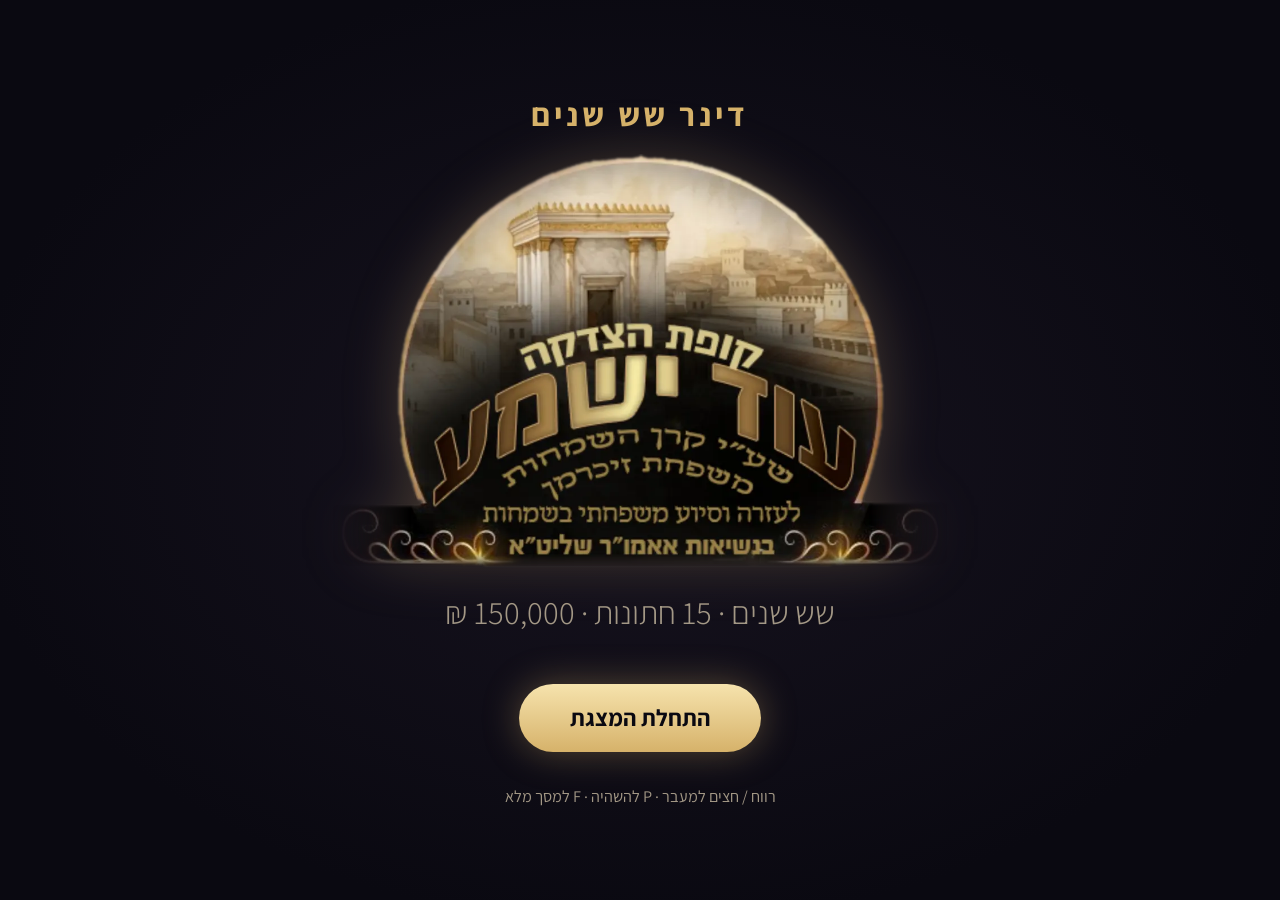
<file: index.html>
<!doctype html>
<html lang="he" dir="rtl">
<head>
<meta charset="utf-8">
<meta name="viewport" content="width=device-width, initial-scale=1, viewport-fit=cover">
<title>קופת עוד ישמע</title>
<meta name="claude:viewport-fit-sides" content="cover">
<link rel="preconnect" href="https://fonts.googleapis.com">
<link rel="preconnect" href="https://fonts.gstatic.com" crossorigin>
<link rel="stylesheet" href="https://fonts.googleapis.com/css2?family=Frank+Ruhl+Libre:wght@300;500;700;900&family=Assistant:wght@300;400;600;700&display=swap">
<style>
/* Layout: one full-bleed cinematic stage, one scene at a time, candle-gold on a midnight hall */
:root{
  --night:#0a0911;
  --hall:#17131f;
  --gold:#d6b26a;
  --gold-hi:#f6e3ad;
  --ivory:#f2ebde;
  --muted:#a39886;
  --line:rgba(214,178,106,.28);
  --ember:#c9785a;
  --display:"Frank Ruhl Libre","David","Times New Roman",serif;
  --body:"Assistant","Arial Hebrew",Arial,sans-serif;
  color-scheme:dark;
}
html,body{height:100%}
body{background:var(--night);color:var(--ivory);font-family:var(--body);overflow:hidden;direction:rtl}
*{box-sizing:border-box}

#stage{position:fixed;inset:0;background:radial-gradient(ellipse at 50% 38%,var(--hall) 0%,var(--night) 70%)}
#dust{position:absolute;inset:0;width:100%;height:100%}
#stage::after{content:"";position:absolute;inset:0;pointer-events:none;background:radial-gradient(ellipse at center,transparent 55%,rgba(0,0,0,.65) 100%)}

.scene{position:absolute;inset:0;display:grid;place-items:center;overflow-y:auto;
  padding-block:calc(env(safe-area-inset-top,0px) + 4vmin) calc(env(safe-area-inset-bottom,0px) + 9vmin);
  padding-left:max(16px,env(safe-area-inset-left,0px));padding-right:max(16px,env(safe-area-inset-right,0px));
  opacity:0;visibility:hidden;transition:opacity .9s ease,visibility 0s linear .9s}
.scene.active{opacity:1;visibility:visible;transition:opacity 1.1s ease,visibility 0s}
.wrap{width:min(1500px,100%);text-align:center;display:flex;flex-direction:column;align-items:center;gap:2.2vmin;min-width:0}

.r{opacity:0;transform:translateY(2.4vmin);filter:blur(6px);transition:opacity 1.1s ease,transform 1.3s cubic-bezier(.2,.7,.2,1),filter 1.1s ease}
.scene.active .r{opacity:1;transform:none;filter:none;transition-delay:var(--d,0s)}

.eyebrow{font-family:var(--body);font-weight:700;color:var(--gold);letter-spacing:.12em;font-size:clamp(17px,3.6vmin,40px)}
.h1{font-family:var(--display);font-weight:700;font-size:clamp(34px,9vmin,112px);line-height:1.15;text-wrap:balance;margin:0}
.h2{font-family:var(--display);font-weight:700;font-size:clamp(26px,6.4vmin,80px);line-height:1.25;text-wrap:balance;margin:0}
.sub{font-weight:300;color:var(--muted);font-size:clamp(18px,3.6vmin,42px);line-height:1.5;max-width:40ch;text-wrap:balance;margin:0}
.gold{color:var(--gold-hi)}
.rule{width:min(240px,40vw);height:1px;background:linear-gradient(90deg,transparent,var(--gold),transparent)}

.big{font-family:var(--display);font-weight:900;line-height:1;font-size:clamp(64px,17vmin,230px);font-variant-numeric:tabular-nums;
  background:linear-gradient(180deg,var(--gold-hi) 10%,var(--gold) 55%,#9c7a3c 100%);-webkit-background-clip:text;background-clip:text;color:transparent;
  filter:drop-shadow(0 0 3vmin rgba(214,178,106,.25));white-space:nowrap}
.big .cur{font-size:.5em;margin-inline-start:.15em}
.num{unicode-bidi:isolate;direction:ltr;display:inline-block}

.verse{font-family:var(--display);font-weight:300;font-size:clamp(20px,3.8vmin,46px);line-height:1.6;color:var(--ivory);text-wrap:balance;max-width:26ch;margin:0}
.verse b{font-weight:700;color:var(--gold-hi)}
.logo{font-family:var(--display);font-weight:900;font-size:clamp(52px,14vmin,190px);line-height:1;color:var(--gold-hi);text-shadow:0 0 4vmin rgba(214,178,106,.35)}
.logo-img{display:block;width:min(820px,100%);max-height:52vh;object-fit:contain;filter:drop-shadow(0 0 3vmin rgba(214,178,106,.25))}
#intro .logo-img{max-height:46vh}
.motto{font-family:var(--display);font-weight:900;font-size:clamp(30px,7.4vmin,96px);line-height:1.2;color:var(--gold-hi);text-wrap:balance;margin:0;text-shadow:0 0 4vmin rgba(214,178,106,.35)}
.logo-kicker{font-family:var(--display);font-weight:500;font-size:clamp(20px,4vmin,48px);color:var(--gold);letter-spacing:.3em}

/* rings */
.rings{display:grid;grid-template-columns:repeat(5,1fr);gap:2.2vmin 3.5vmin}
.ring{width:clamp(44px,10vmin,120px);aspect-ratio:1;max-width:100%;opacity:.12;transform:scale(.7);transition:opacity .6s ease,transform .8s cubic-bezier(.2,1.4,.4,1),filter .6s}
.scene.active .ring{opacity:1;transform:none;filter:drop-shadow(0 0 1.6vmin rgba(246,227,173,.55));transition-delay:var(--d)}
.ring svg{width:100%;height:100%;display:block}
.ring text{font-family:var(--display);font-weight:700;fill:var(--gold-hi);font-size:22px}

/* equation */
.eq{display:flex;align-items:center;justify-content:center;gap:3vmin;flex-wrap:wrap}
.eq .term{font-family:var(--display);font-weight:700;font-size:clamp(28px,7vmin,88px);color:var(--ivory)}
.eq .op{font-family:var(--display);font-size:clamp(24px,5vmin,64px);color:var(--gold)}
.eq small{display:block;font-family:var(--body);font-weight:400;font-size:clamp(14px,2.6vmin,28px);color:var(--muted);margin-top:.4em}

/* stacked share bar */
.share{width:min(900px,100%);display:flex;flex-direction:column;gap:1.4vmin}
.share-track{height:clamp(14px,3vmin,30px);border-radius:999px;background:rgba(255,255,255,.06);overflow:hidden;display:flex;border:1px solid var(--line)}
.share-track span{height:100%;width:0;transition:width 1.8s cubic-bezier(.2,.7,.2,1)}
.scene.active .share-track span{width:var(--w);transition-delay:var(--d)}
.s-wed{background:linear-gradient(90deg,var(--gold),var(--gold-hi))}
.s-bal{background:rgba(242,235,222,.35)}
.s-exp{background:var(--ember)}
.legend{display:flex;justify-content:space-between;gap:2vmin;flex-wrap:wrap;font-size:clamp(13px,2vmin,22px);color:var(--muted)}
.legend i{display:inline-block;width:.8em;height:.8em;border-radius:50%;margin-inline-end:.4em;vertical-align:middle}

/* leaderboard */
.board{width:min(1100px,100%);display:flex;flex-direction:column;gap:1vmin;font-size:clamp(15px,3vmin,34px)}
.row{display:grid;grid-template-columns:2em minmax(5.5em,8.5em) 1fr 5.6em;align-items:center;gap:1.6vmin}
.row .rk{font-family:var(--display);font-weight:700;color:var(--gold)}
.row .nm{text-align:right;font-weight:600;white-space:nowrap;overflow:hidden;text-overflow:ellipsis}
.row .tr{height:.9em;border-radius:999px;background:rgba(255,255,255,.05);overflow:hidden}
.row .fl{display:block;height:100%;width:0;border-radius:999px;background:linear-gradient(270deg,var(--gold-hi),var(--gold) 60%,#8c6c33);transition:width 1.6s cubic-bezier(.2,.7,.2,1)}
.scene.active .row .fl{width:var(--w);transition-delay:var(--d)}
.row .am{font-family:var(--display);font-weight:700;text-align:left;font-variant-numeric:tabular-nums;color:var(--gold-hi)}
.row.top .nm{color:var(--gold-hi)}

/* podium */
.podium{display:flex;align-items:flex-end;justify-content:center;gap:2.5vmin;width:min(900px,100%)}
.pod{flex:1;display:flex;flex-direction:column;align-items:center;gap:1.4vmin;min-width:0}
.pod .who{font-family:var(--display);font-weight:700;font-size:clamp(18px,3.8vmin,46px);text-wrap:balance}
.pod .amt{font-family:var(--display);font-weight:900;color:var(--gold-hi);font-size:clamp(18px,3.6vmin,44px);font-variant-numeric:tabular-nums}
.pod .col{width:100%;height:0;border-radius:1.2vmin 1.2vmin 0 0;border:1px solid var(--line);border-bottom:0;
  background:linear-gradient(180deg,rgba(214,178,106,.35),rgba(214,178,106,.04));display:grid;place-items:start center;padding-top:1.5vmin;
  font-family:var(--display);font-weight:900;font-size:clamp(28px,7vmin,90px);color:var(--gold);transition:height 1.6s cubic-bezier(.2,.7,.2,1)}
.scene.active .pod .col{height:var(--h);transition-delay:var(--d)}
.pod.first .col{background:linear-gradient(180deg,rgba(246,227,173,.55),rgba(214,178,106,.06));color:var(--night)}
.crown{width:clamp(40px,9vmin,110px);filter:drop-shadow(0 0 2vmin rgba(246,227,173,.6))}

/* partners grid */
.partners{display:grid;grid-template-columns:repeat(4,minmax(0,1fr));gap:1.4vmin;width:min(1450px,100%)}
.pc{border:1px solid rgba(242,235,222,.12);border-radius:1vmin;padding:1.4vmin 1.6vmin;display:flex;justify-content:space-between;align-items:baseline;gap:1vmin;
  background:rgba(255,255,255,.025);font-size:clamp(14px,2.8vmin,30px);min-width:0}
.pc .n{font-weight:600;white-space:nowrap;overflow:hidden;text-overflow:ellipsis;min-width:0}
.pc .v{font-family:var(--display);font-weight:700;font-variant-numeric:tabular-nums;color:var(--muted);white-space:nowrap}
.pc.club{border-color:var(--gold);background:rgba(214,178,106,.08)}
.pc.club .v{color:var(--gold-hi)}

/* stat tiles */
.tiles{display:grid;grid-template-columns:repeat(4,minmax(0,1fr));gap:2vmin;width:min(1100px,100%)}
.tile{border-top:1px solid var(--gold);padding-top:2vmin;display:flex;flex-direction:column;gap:1vmin;align-items:center;min-width:0}
.tile .v{font-family:var(--display);font-weight:900;font-size:clamp(28px,6.5vmin,80px);color:var(--gold-hi);font-variant-numeric:tabular-nums;white-space:nowrap}
.tile .l{color:var(--muted);font-size:clamp(14px,2.8vmin,30px);line-height:1.4;text-wrap:balance}

/* future plan */
.calc{display:flex;flex-direction:column;gap:1.6vmin;width:min(1250px,100%)}
.calc .ln{display:grid;grid-template-columns:1fr auto;align-items:baseline;gap:2vmin;padding-bottom:1.2vmin;border-bottom:1px solid var(--line);
  font-size:clamp(17px,3.8vmin,46px);text-align:right}
.calc .ln b{font-family:var(--display);font-weight:900;color:var(--gold-hi);white-space:nowrap}
.calc .ln.sum{border-bottom:0;font-size:clamp(20px,5vmin,62px)}
.calc .ln.sum span{font-family:var(--display);font-weight:700}
.plans{display:grid;grid-template-columns:repeat(3,minmax(0,1fr));gap:2.4vmin;width:min(1450px,100%)}
.plan{border:1px solid var(--gold);border-radius:1.4vmin;padding:2.6vmin 2.2vmin;background:rgba(214,178,106,.07);display:flex;flex-direction:column;gap:1.4vmin;min-width:0}
.plan .k{font-family:var(--display);font-weight:900;color:var(--gold);font-size:clamp(18px,4vmin,48px)}
.plan .t{font-family:var(--display);font-weight:700;font-size:clamp(18px,4.4vmin,54px);line-height:1.25;text-wrap:balance}
.plan .d{color:var(--muted);font-size:clamp(15px,3.2vmin,38px);line-height:1.4;text-wrap:balance}
@media (max-width:640px){.plans{grid-template-columns:1fr}}

/* controls */
#bar{position:fixed;inset:auto 0 0 0;z-index:5;display:flex;align-items:center;justify-content:center;gap:10px;
  padding:10px max(16px,env(safe-area-inset-right,0px)) calc(10px + env(safe-area-inset-bottom,0px)) max(16px,env(safe-area-inset-left,0px));
  background:linear-gradient(0deg,rgba(0,0,0,.7),transparent);transition:opacity .5s}
#bar.hide{opacity:0}
#bar button{background:rgba(255,255,255,.06);border:1px solid var(--line);color:var(--ivory);width:42px;height:42px;border-radius:50%;cursor:pointer;display:grid;place-items:center;font-size:16px}
#bar button:hover{background:rgba(214,178,106,.18)}
#bar button:focus-visible,#go:focus-visible{outline:2px solid var(--gold-hi);outline-offset:3px}
#count{font-variant-numeric:tabular-nums;color:var(--muted);font-size:14px;min-width:4.5em;text-align:center}
#prog{position:absolute;top:0;right:0;height:2px;width:0;background:var(--gold)}

/* intro overlay */
#intro{position:fixed;inset:0;z-index:10;display:grid;place-items:center;background:radial-gradient(ellipse at center,var(--hall),var(--night) 75%);
  padding-left:max(16px,env(safe-area-inset-left,0px));padding-right:max(16px,env(safe-area-inset-right,0px));transition:opacity 1s}
#intro.gone{opacity:0;pointer-events:none}
#go{margin-top:3vmin;font-family:var(--body);font-weight:700;font-size:clamp(16px,2.6vmin,26px);color:var(--night);background:linear-gradient(180deg,var(--gold-hi),var(--gold));
  border:0;border-radius:999px;padding:.8em 2.2em;cursor:pointer;box-shadow:0 0 4vmin rgba(214,178,106,.35)}
.hint{color:var(--muted);font-size:clamp(12px,1.8vmin,18px);margin-top:1.5vmin}

@media (max-width:640px){
  .partners{grid-template-columns:repeat(2,minmax(0,1fr))}
  .tiles{grid-template-columns:repeat(2,minmax(0,1fr));row-gap:4vmin}
  .row{grid-template-columns:1.6em 5.4em 1fr 4.8em}
}
@media (prefers-reduced-motion:reduce){
  .r,.ring,.row .fl,.pod .col,.share-track span{transition:none!important}
}
</style>
</head>
<body style="margin:0">

<div id="stage">
  <canvas id="dust" aria-hidden="true"></canvas>

  <!-- 1 -->
  <section class="scene" data-t="6">
    <div class="wrap">
      <div class="eyebrow r" style="--d:.3s">לפני שש שנים בדיוק</div>
      <h1 class="h1 r" style="--d:1.2s">משפחה אחת התכנסה<br>סביב שולחן אחד</h1>
    </div>
  </section>

  <!-- 2 -->
  <section class="scene" data-t="7">
    <div class="wrap">
      <p class="sub r" style="--d:.3s">לא היו בה עשירים גדולים. לא היו בה קרנות.</p>
      <h2 class="h2 r" style="--d:1.6s">היה בה חלום אחד:</h2>
      <h1 class="motto r" style="--d:2.8s">״מיר זענען אלע<br>א חלק פון די שמחה״</h1>
    </div>
  </section>

  <!-- 3 -->
  <section class="scene" data-t="9">
    <div class="wrap">
      <img class="logo-img r" style="--d:.3s" alt="קופת הצדקה עוד ישמע שע״י משפחת זיכרמן">
      <p class="verse r" style="--d:2.6s">עוד ישמע בערי יהודה ובחוצות ירושלים<br>קול ששון וקול שמחה <b>קול חתן וקול כלה</b></p>
    </div>
  </section>

  <!-- 4 -->
  <section class="scene" data-t="9">
    <div class="wrap">
      <div class="eyebrow r" style="--d:.2s">מאז ועד היום נכנסו לקופה</div>
      <div class="big r" style="--d:.6s"><span class="num" data-count="152599" data-delay="700" data-dur="3800">0</span><span class="cur">₪</span></div>
      <p class="sub r" style="--d:4.4s">משפחה קטנה. שש שנים. שקל אחר שקל.</p>
    </div>
  </section>

  <!-- 5 -->
  <section class="scene" data-t="9">
    <div class="wrap">
      <div class="eyebrow r" style="--d:.2s">חתונות שהקופה הייתה שותפה בהן</div>
      <div class="rings" id="rings"></div>
      <h1 class="h1 r gold" style="--d:4.6s"><span class="num">15</span> חופות</h1>
    </div>
  </section>

  <!-- 6 -->
  <section class="scene" data-t="9">
    <div class="wrap">
      <div class="eq r" style="--d:.3s">
        <div class="term"><span class="num">15</span><small>חתונות</small></div>
        <div class="op">×</div>
        <div class="term"><span class="num">10,000</span> ₪<small>לכל חתונה</small></div>
      </div>
      <div class="rule r" style="--d:1.6s"></div>
      <div class="eyebrow r" style="--d:2s">חולקו לשמחות המשפחה</div>
      <div class="big r" style="--d:2.2s"><span class="num" data-count="150000" data-delay="2300" data-dur="3000">0</span><span class="cur">₪</span></div>
    </div>
  </section>

  <!-- 7 -->
  <section class="scene" data-t="11">
    <div class="wrap">
      <div class="eyebrow r" style="--d:.2s">סך כל הוצאות הקופה בשש שנים</div>
      <div class="big r" style="--d:.5s"><span class="num" data-count="500" data-from="152599" data-delay="900" data-dur="3200">152,599</span><span class="cur">₪</span></div>
      <h2 class="h2 r" style="--d:4.2s"><span class="gold"><span class="num">98.3%</span></span> מכל שקל שנכנס יצא ישירות לשמחות</h2>
      <div class="share r" style="--d:5s">
        <div class="share-track" dir="rtl">
          <span class="s-wed" style="--w:98.3%;--d:5.2s"></span>
          <span class="s-bal" style="--w:1.37%;--d:6.4s"></span>
          <span class="s-exp" style="--w:.33%;--d:6.8s"></span>
        </div>
        <div class="legend">
          <span><i class="s-wed"></i>חולק לחתונות: <span class="num">150,000</span> ₪</span>
          <span><i class="s-bal"></i>יתרה בקופה: <span class="num">2,099</span> ₪</span>
          <span><i class="s-exp"></i>הוצאות: <span class="num">500</span> ₪</span>
        </div>
      </div>
    </div>
  </section>

  <!-- 8 -->
  <section class="scene" data-t="14">
    <div class="wrap">
      <div class="eyebrow r" style="--d:.2s">היכל הכבוד</div>
      <h1 class="h2 r" style="--d:.6s">עשרת השותפים הגדולים</h1>
      <div class="board" id="board"></div>
    </div>
  </section>

  <!-- 9 -->
  <section class="scene" data-t="11">
    <div class="wrap">
      <div class="eyebrow r" style="--d:.2s">כתר הקופה</div>
      <div class="podium">
        <div class="pod">
          <div class="who r" style="--d:2.6s">יוסף פויגל</div>
          <div class="amt r" style="--d:2.9s"><span class="num">16,500</span> ₪</div>
          <div class="col" style="--h:24vmin;--d:.8s">2</div>
        </div>
        <div class="pod first">
          <svg class="crown r" style="--d:4.4s" viewBox="0 0 100 70" aria-hidden="true"><path d="M8 62 L4 18 L28 38 L50 6 L72 38 L96 18 L92 62 Z" fill="#f6e3ad"/><rect x="8" y="58" width="84" height="8" rx="2" fill="#d6b26a"/></svg>
          <div class="who r gold" style="--d:3.8s">יענקי</div>
          <div class="amt r" style="--d:4.1s"><span class="num">18,000</span> ₪</div>
          <div class="col" style="--h:32vmin;--d:1.2s">1</div>
        </div>
        <div class="pod">
          <div class="who r" style="--d:2s">שלמה לוי</div>
          <div class="amt r" style="--d:2.3s"><span class="num">15,550</span> ₪</div>
          <div class="col" style="--h:18vmin;--d:.4s">3</div>
        </div>
      </div>
    </div>
  </section>

  <!-- 10 -->
  <section class="scene" data-t="9">
    <div class="wrap">
      <div class="eyebrow r" style="--d:.2s">מועדון ה־12,000</div>
      <h1 class="h1 r" style="--d:.7s"><span class="gold">שמונה</span> שותפים נתנו<br>מעל <span class="num">12,000</span> ₪ כל אחד</h1>
      <div class="rule r" style="--d:2s"></div>
      <p class="sub r" style="--d:2.6s">יחד הם הביאו <span class="gold"><span class="num">120,900</span> ₪</span>, כ־<span class="num">80%</span> מכלל התרומות לקופה</p>
    </div>
  </section>

  <!-- 11 -->
  <section class="scene" data-t="14">
    <div class="wrap">
      <div class="eyebrow r" style="--d:.2s">כל השותפים בנס</div>
      <div class="partners" id="partners"></div>
    </div>
  </section>

  <!-- 12 -->
  <section class="scene" data-t="11">
    <div class="wrap">
      <div class="eyebrow r" style="--d:.2s">שש שנים במספרים</div>
      <div class="tiles">
        <div class="tile r" style="--d:.6s"><div class="v"><span class="num" data-count="25433" data-delay="700" data-dur="2200">0</span> ₪</div><div class="l">נכנסו לקופה בממוצע בכל שנה</div></div>
        <div class="tile r" style="--d:1.4s"><div class="v">כל <span class="num">5</span></div><div class="l">חודשים בערך, עוד חתונה במשפחה</div></div>
        <div class="tile r" style="--d:2.2s"><div class="v"><span class="num" data-count="16" data-delay="2300" data-dur="1500">0</span></div><div class="l">שותפים שנתנו מכספם</div></div>
        <div class="tile r" style="--d:3s"><div class="v"><span class="num">0.3%</span></div><div class="l">בלבד הלכו להוצאות</div></div>
      </div>
    </div>
  </section>

  <!-- 13 -->
  <section class="scene" data-t="8">
    <div class="wrap">
      <h1 class="h1 r" style="--d:.3s"><span class="num">15</span> משפחות הגיעו לחופה בראש מורם</h1>
      <p class="sub r" style="--d:2s">ובכל אחת מהן הייתה המשפחה כולה שותפה</p>
      <h2 class="h2 r gold" style="--d:4s">והסיפור הזה רק מתחיל</h2>
    </div>
  </section>

  <!-- 13b -->
  <section class="scene" data-t="13">
    <div class="wrap">
      <div class="eyebrow r" style="--d:.2s">החתונה ה־16 כבר בדרך</div>
      <h1 class="h2 r" style="--d:.7s">מה אם כל אחד מאיתנו יוסיף רק עוד קצת?</h1>
      <div class="eq r" style="--d:2s">
        <div class="term"><span class="num">19</span><small>בני משפחה</small></div>
        <div class="op">×</div>
        <div class="term"><span class="num">100</span> ₪<small>תוספת בחודש</small></div>
        <div class="op">=</div>
        <div class="term gold"><span class="num">22,800</span> ₪<small>בכל שנה</small></div>
      </div>
      <h1 class="h1 r gold" style="--d:5s">עוד שתי חתונות בכל שנה</h1>
    </div>
  </section>

  <!-- 14 -->
  <section class="scene" data-t="15">
    <div class="wrap">
      <div class="eyebrow r" style="--d:.2s">החשבון לעתיד</div>
      <div class="calc">
        <div class="ln r" style="--d:1s"><span><span class="num">16</span> בני המשפחה מוסיפים <span class="num">101</span> ₪ בחודש על הקיים</span><b><span class="num">1,616</span> ₪</b></div>
        <div class="ln r" style="--d:3.2s"><span>עוד <span class="num">15</span> נכדים בהוראת קבע חדשה של <span class="num">200</span> ₪</span><b><span class="num">3,000</span> ₪</b></div>
        <div class="ln sum r" style="--d:5.4s"><span>יחד, בכל חודש</span><b><span class="num" data-count="4616" data-delay="5600" data-dur="2400">0</span> ₪</b></div>
      </div>
      <h1 class="h1 r gold" style="--d:8.6s">נגיע ליעד!!!</h1>
    </div>
  </section>

  <!-- 15 -->
  <section class="scene" data-t="6">
    <div class="wrap">
      <h1 class="h1 r" style="--d:.3s">וביחד</h1>
      <h1 class="h1 r gold" style="--d:1.3s">נשבור שיאים חדשים</h1>
    </div>
  </section>

  <!-- 16 -->
  <section class="scene" data-t="10">
    <div class="wrap">
      <div class="h2 r" style="--d:.2s">מה היעד?</div>
      <div class="eyebrow r" style="--d:1.2s">הכנסה של לפחות</div>
      <div class="big r" style="--d:1.5s"><span class="num" data-count="4000" data-delay="1600" data-dur="2600">0</span><span class="cur">₪</span></div>
      <p class="sub r" style="--d:4.4s">בחודש, נוספים לקופה בתוספת לקיים</p>
    </div>
  </section>

  <!-- 17 -->
  <section class="scene" data-t="14">
    <div class="wrap">
      <div class="eyebrow r" style="--d:.2s">מה נעשה עם התוספת</div>
      <div class="plans">
        <div class="plan r" style="--d:1s"><div class="k">תכנית א׳</div><div class="t"><span class="num">600</span> ₪ לכל שמחת הולדת בן או בת</div><div class="d">להוצאות הקידוש או הברית</div></div>
        <div class="plan r" style="--d:3.6s"><div class="k">תכנית ב׳</div><div class="t">הגדלת סכום התמיכה לחתונה</div><div class="d">יותר עזרה לכל מחותן במשפחה</div></div>
        <div class="plan r" style="--d:6.2s"><div class="k">תכנית ג׳</div><div class="t">תמיכה בהלוואות קטנות</div><div class="d">יד מושטת לבני המשפחה בעת הצורך</div></div>
      </div>
    </div>
  </section>

  <!-- 18 -->
  <section class="scene" data-t="0">
    <div class="wrap">
      <p class="verse r" style="--d:.4s">עוד ישמע בערי יהודה ובחוצות ירושלים<br>קול ששון וקול שמחה <b>קול חתן וקול כלה</b></p>
      <div class="rule r" style="--d:2.4s"></div>
      <img class="logo-img r" style="--d:3s" alt="קופת הצדקה עוד ישמע שע״י משפחת זיכרמן">
      <p class="motto r" style="--d:4.6s">״מיר זענען אלע א חלק פון די שמחה״</p>
    </div>
  </section>
</div>

<div id="intro">
  <div class="wrap">
    <div class="eyebrow">דינר שש שנים</div>
    <img class="logo-img" alt="קופת הצדקה עוד ישמע שע״י משפחת זיכרמן">
    <p class="sub">שש שנים · <span class="num">15</span> חתונות · <span class="num">150,000</span> ₪</p>
    <button id="go" type="button">התחלת המצגת</button>
    <div class="hint">רווח / חצים למעבר · P להשהיה · F למסך מלא</div>
  </div>
</div>

<nav id="bar" aria-label="שליטה במצגת">
  <div id="prog"></div>
  <button id="prev" type="button" aria-label="הקודם">›</button>
  <button id="play" type="button" aria-label="השהיה">❚❚</button>
  <button id="next" type="button" aria-label="הבא">‹</button>
  <span id="count">1 / 19</span>
  <button id="fs" type="button" aria-label="מסך מלא">⛶</button>
</nav>

<script>
(function(){
  const reduce = matchMedia('(prefers-reduced-motion: reduce)').matches;
  const LOGO = '[data-uri]';
  document.querySelectorAll('.logo-img').forEach(im => { im.src = LOGO; });
  const fmt = n => Math.round(n).toLocaleString('en-US');

  // ---- data ----
  const donors = [
    ['ראש משפחתינו',12600],['יוסף פויגל',16500],['מוישי',14600],['משה קאצבורג',2800],
    ['שלמה לוי',15550],['יהודלה',14600],['שלמה',6581],['חיים',3400],['אברמי',14300],
    ['הערשי הורביץ',0],['יענקי',18000],['יהושע דוד',6790],['יוסף אריה',14750],
    ['מרדכי הרשקוביץ',5596],['אלימלך גרוסמן',0],['ישעי\'',0],['משה לאנגסאם',3632],
    ['הערשי זיכרמן',200],['שלמה פויגל',600]
  ];
  const givers = donors.filter(d => d[1] > 0);

  // rings
  const rings = document.getElementById('rings');
  for (let k = 1; k <= 15; k++) {
    const el = document.createElement('div');
    el.className = 'ring'; el.style.setProperty('--d', (0.6 + k * 0.24) + 's');
    el.innerHTML = '<svg viewBox="0 0 100 100" aria-hidden="true"><circle cx="50" cy="56" r="32" fill="none" stroke="#d6b26a" stroke-width="6"/>'
      + '<path d="M50 6 L60 18 L50 30 L40 18 Z" fill="#f6e3ad"/><text x="50" y="64" text-anchor="middle">' + k + '</text></svg>';
    rings.appendChild(el);
  }

  // top 10 board
  const top = [...givers].sort((a,b) => b[1]-a[1]).slice(0,10);
  const max = top[0][1];
  const board = document.getElementById('board');
  let prevAmt = null, prevRank = 0;
  top.forEach((d, idx) => {
    const rank = d[1] === prevAmt ? prevRank : idx + 1;
    prevAmt = d[1]; prevRank = rank;
    const delay = 1 + (9 - idx) * 0.45; // build from 10th up to 1st
    const row = document.createElement('div');
    row.className = 'row r' + (idx < 3 ? ' top' : '');
    row.style.setProperty('--d', delay + 's');
    row.innerHTML = '<span class="rk">' + rank + '</span><span class="nm">' + d[0] + '</span>'
      + '<span class="tr"><span class="fl" style="--w:' + (d[1]/max*100).toFixed(1) + '%;--d:' + (delay+.2) + 's"></span></span>'
      + '<span class="am"><span class="num" data-count="' + d[1] + '" data-delay="' + Math.round((delay+.2)*1000) + '" data-dur="1600">0</span> ₪</span>';
    board.appendChild(row);
  });

  // partners in family order
  const partners = document.getElementById('partners');
  givers.forEach((d, idx) => {
    const c = document.createElement('div');
    c.className = 'pc r' + (d[1] >= 12000 ? ' club' : '');
    c.style.setProperty('--d', (0.6 + idx * 0.28) + 's');
    c.innerHTML = '<span class="n">' + d[0] + '</span><span class="v"><span class="num">' + fmt(d[1]) + '</span> ₪</span>';
    partners.appendChild(c);
  });

  // ---- player ----
  const scenes = [...document.querySelectorAll('.scene')];
  const bar = document.getElementById('bar'), prog = document.getElementById('prog');
  const playBtn = document.getElementById('play'), count = document.getElementById('count');
  let i = -1, playing = true, timer = null, token = 0;

  function runCounts(scene, t) {
    scene.querySelectorAll('[data-count]').forEach(el => {
      const to = +el.dataset.count, from = +(el.dataset.from || 0);
      const delay = reduce ? 0 : +(el.dataset.delay || 0), dur = reduce ? 0 : +(el.dataset.dur || 2000);
      el.textContent = fmt(from);
      setTimeout(() => {
        const t0 = performance.now();
        (function step(now){
          if (t !== token) return;
          const p = dur ? Math.min(1, (now - t0) / dur) : 1;
          const e = 1 - Math.pow(2, -10 * p);
          el.textContent = fmt(from + (to - from) * (p === 1 ? 1 : e));
          if (p < 1) requestAnimationFrame(step);
        })(t0);
      }, delay);
    });
  }

  function schedule() {
    clearTimeout(timer);
    const secs = +scenes[i].dataset.t;
    prog.style.transition = 'none'; prog.style.width = '0';
    if (!playing || !secs) { prog.style.width = secs ? '0' : '100%'; return; }
    void prog.offsetWidth;
    prog.style.transition = 'width ' + secs + 's linear'; prog.style.width = '100%';
    timer = setTimeout(() => go(i + 1), secs * 1000);
  }

  function go(n) {
    if (n < 0 || n >= scenes.length) return;
    scenes.forEach(s => s.classList.remove('active'));
    i = n; token++;
    const s = scenes[i]; void s.offsetWidth; s.classList.add('active');
    s.scrollTop = 0;
    runCounts(s, token);
    count.textContent = (i + 1) + ' / ' + scenes.length;
    schedule();
  }

  function togglePlay() {
    playing = !playing;
    playBtn.textContent = playing ? '❚❚' : '▶';
    playBtn.setAttribute('aria-label', playing ? 'השהיה' : 'הפעלה');
    schedule();
  }
  function fullscreen() {
    try {
      if (document.fullscreenElement) document.exitFullscreen();
      else document.documentElement.requestFullscreen().catch(() => {});
    } catch (e) {}
  }

  document.getElementById('next').onclick = () => go(i + 1);
  document.getElementById('prev').onclick = () => go(i - 1);
  playBtn.onclick = togglePlay;
  document.getElementById('fs').onclick = fullscreen;
  document.getElementById('go').onclick = () => {
    fullscreen();
    document.getElementById('intro').classList.add('gone');
    go(0);
  };
  document.getElementById('stage').addEventListener('click', () => { if (i >= 0) go(i + 1); });
  addEventListener('keydown', e => {
    if (i < 0) return;
    if (e.key === 'ArrowLeft' || e.key === ' ' || e.key === 'PageDown') { e.preventDefault(); go(i + 1); }
    else if (e.key === 'ArrowRight' || e.key === 'PageUp') go(i - 1);
    else if (e.key === 'p' || e.key === 'P' || e.key === 'פ') togglePlay();
    else if (e.key === 'f' || e.key === 'F' || e.key === 'כ') fullscreen();
  });

  let hideT;
  function wake() { bar.classList.remove('hide'); clearTimeout(hideT); hideT = setTimeout(() => { if (i >= 0) bar.classList.add('hide'); }, 2600); }
  addEventListener('mousemove', wake); addEventListener('touchstart', wake, {passive:true}); wake();

  // ---- gold dust ----
  const cv = document.getElementById('dust'), cx = cv.getContext('2d');
  let W, H, motes = [];
  function size() {
    const r = Math.min(devicePixelRatio || 1, 2);
    W = cv.width = innerWidth * r; H = cv.height = innerHeight * r;
    motes = Array.from({length: 80}, () => ({x: Math.random()*W, y: Math.random()*H, s: (Math.random()*1.8+.4)*r, v: (Math.random()*.25+.05)*r, p: Math.random()*6.28}));
  }
  function draw(t) {
    cx.clearRect(0, 0, W, H);
    for (const m of motes) {
      if (!reduce) { m.y -= m.v; if (m.y < -5) { m.y = H + 5; m.x = Math.random()*W; } }
      const a = .25 + .35 * Math.sin(t/900 + m.p);
      cx.fillStyle = 'rgba(246,227,173,' + Math.max(.05, a) + ')';
      cx.beginPath(); cx.arc(m.x, m.y, m.s, 0, 6.283); cx.fill();
    }
    if (!reduce) requestAnimationFrame(draw);
  }
  addEventListener('resize', size); size(); requestAnimationFrame(draw);
})();
</script>
</body>
</html>
</file>
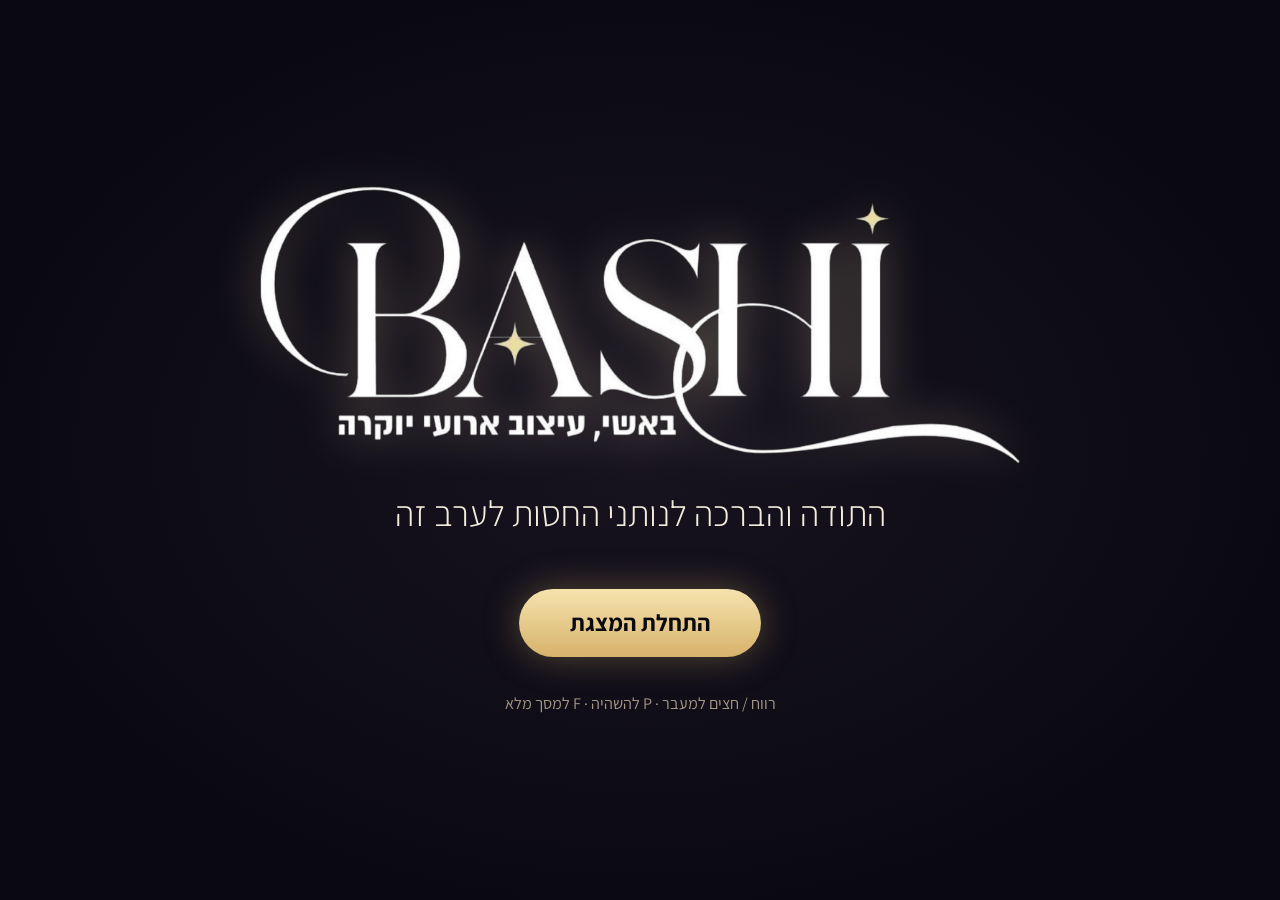
<file: bashi/index.html>
<!doctype html>
<html lang="he" dir="rtl">
<head>
<meta charset="utf-8">
<meta name="viewport" content="width=device-width, initial-scale=1, viewport-fit=cover">
<title>תודה לבאשי</title>
<meta name="claude:viewport-fit-sides" content="cover">
<link rel="preconnect" href="https://fonts.googleapis.com">
<link rel="preconnect" href="https://fonts.gstatic.com" crossorigin>
<link rel="stylesheet" href="https://fonts.googleapis.com/css2?family=Frank+Ruhl+Libre:wght@300;500;700;900&family=Assistant:wght@300;400;600;700&display=swap">
<style>
/* Layout: same candle-gold stage as the Od Yishama film; full-bleed photo reels between title cards */
:root{
  --night:#0a0911;
  --hall:#17131f;
  --gold:#d6b26a;
  --gold-hi:#f6e3ad;
  --ivory:#f2ebde;
  --muted:#a39886;
  --line:rgba(214,178,106,.28);
  --display:"Frank Ruhl Libre","David","Times New Roman",serif;
  --body:"Assistant","Arial Hebrew",Arial,sans-serif;
  color-scheme:dark;
}
html,body{height:100%}
body{background:var(--night);color:var(--ivory);font-family:var(--body);overflow:hidden;direction:rtl}
*{box-sizing:border-box}

#stage{position:fixed;inset:0;background:radial-gradient(ellipse at 50% 38%,var(--hall) 0%,var(--night) 70%)}
#dust{position:absolute;inset:0;width:100%;height:100%;z-index:3;pointer-events:none}
#stage::after{content:"";position:absolute;inset:0;pointer-events:none;z-index:2;background:radial-gradient(ellipse at center,transparent 55%,rgba(0,0,0,.6) 100%)}

.scene{position:absolute;inset:0;display:grid;place-items:center;overflow:hidden;
  padding-block:calc(env(safe-area-inset-top,0px) + 4vmin) calc(env(safe-area-inset-bottom,0px) + 6vmin);
  padding-left:max(16px,env(safe-area-inset-left,0px));padding-right:max(16px,env(safe-area-inset-right,0px));
  opacity:0;visibility:hidden;transition:opacity 1s ease,visibility 0s linear 1s}
.scene.active{opacity:1;visibility:visible;transition:opacity 1.2s ease,visibility 0s}
.wrap{position:relative;z-index:4;width:min(1500px,100%);text-align:center;display:flex;flex-direction:column;align-items:center;gap:2.4vmin;min-width:0}

.r{opacity:0;transform:translateY(2.4vmin);filter:blur(6px);transition:opacity 1.1s ease,transform 1.3s cubic-bezier(.2,.7,.2,1),filter 1.1s ease}
.scene.active .r{opacity:1;transform:none;filter:none;transition-delay:var(--d,0s)}

.eyebrow{font-weight:700;color:var(--gold);letter-spacing:.12em;font-size:clamp(17px,3.6vmin,40px)}
.h1{font-family:var(--display);font-weight:900;font-size:clamp(44px,16vmin,190px);line-height:1.08;text-wrap:balance;margin:0;
  background:linear-gradient(180deg,var(--gold-hi) 15%,var(--gold) 60%,#9c7a3c 100%);-webkit-background-clip:text;background-clip:text;color:transparent;
  filter:drop-shadow(0 0 3vmin rgba(214,178,106,.25))}
.h2{font-family:var(--display);font-weight:700;font-size:clamp(28px,8.5vmin,104px);line-height:1.2;text-wrap:balance;margin:0}
.sub{font-weight:300;color:var(--ivory);font-size:clamp(18px,4vmin,48px);line-height:1.5;max-width:34ch;text-wrap:balance;margin:0}
.gold{color:var(--gold-hi)}
.rule{width:min(320px,50vw);height:1px;background:linear-gradient(90deg,transparent,var(--gold),transparent)}
.num{unicode-bidi:isolate;direction:ltr;display:inline-block}

.logo{display:block;width:min(1100px,92%);filter:drop-shadow(0 0 2.5vmin rgba(246,227,173,.35))}
.scene.active .logo.r{filter:drop-shadow(0 0 2.5vmin rgba(246,227,173,.35))}
.logo.small{width:min(760px,80%)}

/* photo reel */
.reel{position:absolute;inset:0;z-index:1}
.ph{position:absolute;inset:0;background-size:cover;background-position:center;opacity:0;transform:scale(1.02)}
.scene.active .ph{animation:kb var(--len) linear var(--at) both}
.ph:nth-child(3n+1){transform-origin:30% 40%}
.ph:nth-child(3n+2){transform-origin:70% 60%}
.ph:nth-child(3n){transform-origin:50% 30%}
@keyframes kb{0%{opacity:0;transform:scale(1.02)}14%{opacity:1}86%{opacity:1}100%{opacity:0;transform:scale(1.12)}}
.wm{position:absolute;z-index:0;left:50%;top:46%;width:118vw;max-width:none;transform:translate(-50%,-50%);opacity:.05;pointer-events:none}
.scene.active .wm{animation:breathe 24s ease-in-out both infinite alternate}
@keyframes breathe{from{transform:translate(-50%,-50%) scale(1)}to{transform:translate(-50%,-50%) scale(1.06)}}
.sparks{position:absolute;inset:0;z-index:1;pointer-events:none}
.spark{position:absolute;width:var(--s);aspect-ratio:1;opacity:0}
.scene.active .spark{animation:twinkle var(--p) ease-in-out var(--o) infinite}
@keyframes twinkle{0%,100%{opacity:0;transform:scale(.4) rotate(0)}50%{opacity:.9;transform:scale(1) rotate(45deg)}}
.belt{position:absolute;inset:0;z-index:2}
.item{position:absolute;left:50%;top:44%;width:64vw;aspect-ratio:16/9;max-width:none;margin-left:-32vw;margin-top:-18vw;
  border:1px solid rgba(214,178,106,.55);border-radius:.6vw;overflow:hidden;background:var(--night);
  box-shadow:0 2vw 5vw rgba(0,0,0,.6),0 0 0 .5vw rgba(214,178,106,.08);opacity:0;transform:translateX(140vw)}
.scene.active .item{animation:flow var(--len) var(--at) both}
@keyframes flow{
  0%{transform:translateX(140vw) scale(.8);opacity:0;animation-timing-function:cubic-bezier(.55,0,.35,1)}
  25%{transform:translateX(70vw) scale(.8);opacity:.4;animation-timing-function:cubic-bezier(.55,0,.35,1)}
  50%{transform:translateX(0) scale(1);opacity:1;animation-timing-function:cubic-bezier(.55,0,.35,1)}
  75%{transform:translateX(-70vw) scale(.8);opacity:.4;animation-timing-function:cubic-bezier(.55,0,.35,1)}
  100%{transform:translateX(-140vw) scale(.8);opacity:0}}
.item .pic{position:absolute;inset:0;background-size:cover;background-position:center}
.scene.active .item .pic{animation:drift var(--len) linear var(--at) both}
@keyframes drift{from{transform:scale(1.02)}to{transform:scale(1.12)}}
.item video{width:100%;height:100%;object-fit:cover;display:block}
.bug{position:absolute;z-index:3;left:50%;bottom:calc(env(safe-area-inset-bottom,0px) + 3.5vh);width:15vw;transform:translateX(-50%);opacity:.9;
  filter:drop-shadow(0 0 1.2vmin rgba(246,227,173,.3))}

/* mosaic */
.mosaic{position:absolute;inset:0;display:grid;grid-template-columns:repeat(5,1fr);grid-template-rows:repeat(4,1fr);gap:.6vmin;z-index:1}
.mosaic div{background-size:cover;background-position:center;opacity:0;transform:scale(.92);transition:opacity 1s ease,transform 1.4s cubic-bezier(.2,.7,.2,1)}
.scene.active .mosaic div{opacity:.55;transform:none;transition-delay:var(--d)}
.mosaic-veil{position:absolute;inset:0;z-index:2;background:radial-gradient(ellipse at center,rgba(10,9,17,.92) 25%,rgba(10,9,17,.45) 80%)}

.phone{font-family:var(--display);font-weight:900;font-size:clamp(40px,11vmin,140px);color:var(--gold-hi);letter-spacing:.02em;line-height:1;
  text-shadow:0 0 4vmin rgba(214,178,106,.35);user-select:all}

/* controls */
#bar{position:fixed;inset:auto 0 0 0;z-index:20;display:flex;align-items:center;justify-content:center;gap:10px;
  padding:10px max(16px,env(safe-area-inset-right,0px)) calc(10px + env(safe-area-inset-bottom,0px)) max(16px,env(safe-area-inset-left,0px));
  background:linear-gradient(0deg,rgba(0,0,0,.7),transparent);transition:opacity .5s}
#bar.hide{opacity:0}
#bar button{background:rgba(255,255,255,.06);border:1px solid var(--line);color:var(--ivory);width:42px;height:42px;border-radius:50%;cursor:pointer;display:grid;place-items:center;font-size:16px}
#bar button:hover{background:rgba(214,178,106,.18)}
#bar button:focus-visible,#go:focus-visible{outline:2px solid var(--gold-hi);outline-offset:3px}
#count{font-variant-numeric:tabular-nums;color:var(--muted);font-size:14px;min-width:4.5em;text-align:center}
#prog{position:absolute;top:0;right:0;height:2px;width:0;background:var(--gold)}

#intro{position:fixed;inset:0;z-index:30;display:grid;place-items:center;background:radial-gradient(ellipse at center,var(--hall),var(--night) 75%);
  padding-left:max(16px,env(safe-area-inset-left,0px));padding-right:max(16px,env(safe-area-inset-right,0px));transition:opacity 1s}
#intro.gone{opacity:0;pointer-events:none}
#go{margin-top:3vmin;font-family:var(--body);font-weight:700;font-size:clamp(16px,2.6vmin,26px);color:var(--night);background:linear-gradient(180deg,var(--gold-hi),var(--gold));
  border:0;border-radius:999px;padding:.8em 2.2em;cursor:pointer;box-shadow:0 0 4vmin rgba(214,178,106,.35)}
.hint{color:var(--muted);font-size:clamp(12px,1.8vmin,18px);margin-top:1.5vmin}

@media (prefers-reduced-motion:reduce){
  .r,.mosaic div{transition:none!important}
}
</style>
</head>
<body style="margin:0">

<div id="stage">
  <canvas id="dust" aria-hidden="true"></canvas>

  <!-- 1 -->
  <section class="scene" data-t="6">
    <div class="wrap">
      <p class="sub r" style="--d:.4s">ערב כזה לא נולד מעצמו.</p>
      <p class="sub r" style="--d:2.2s">מאחורי כל פרח, כל שולחן וכל מנה<br>עומדים <span class="gold">לב ונשמה</span>.</p>
    </div>
  </section>

  <!-- 2 -->
  <section class="scene" data-t="9">
    <div class="wrap">
      <h1 class="h1 r" style="--d:.4s">התודה והברכה</h1>
      <div class="rule r" style="--d:1.8s"></div>
      <h2 class="h2 r" style="--d:2.2s">לנותני החסות לערב זה</h2>
    </div>
  </section>

  <!-- 3 -->
  <section class="scene" data-t="8">
    <div class="wrap">
      <img class="logo r" style="--d:.5s" src="img/logo.png" alt="BASHI, באשי עיצוב ארועי יוקרה">
    </div>
  </section>

  <!-- 4 -->
  <section class="scene" data-t="11">
    <div class="wrap">
      <div class="eyebrow r" style="--d:.2s">על הלב, על הנשמה ועל המימון הנדיב</div>
      <h2 class="h2 r" style="--d:1.2s">כל העיצוב וכל האוכל של הערב<br>ברמה הגבוהה ביותר</h2>
      <p class="sub r" style="--d:4s">כיאה לאירוע מפואר ויוקרתי</p>
    </div>
  </section>

  <!-- 5: gallery carousel -->
  <section class="scene" data-t="62" id="reelScene">
    <img class="wm" src="img/logo.png" alt="">
    <div class="sparks" id="sparks"></div>
    <div class="belt" id="reel"></div>
    <img class="bug" src="img/logo.png" alt="BASHI">
  </section>

  <!-- 8 -->
  <section class="scene" data-t="10">
    <div class="mosaic" id="mosaic"></div>
    <div class="mosaic-veil"></div>
    <div class="wrap">
      <h2 class="h2 r" style="--d:1.6s">תודה מכל המשפחה</h2>
      <p class="sub r" style="--d:3.2s">על ערב שכולנו נזכור</p>
    </div>
  </section>

  <!-- 9 -->
  <section class="scene" data-t="0">
    <div class="wrap">
      <img class="logo small r" style="--d:.4s" src="img/logo.png" alt="BASHI, באשי עיצוב ארועי יוקרה">
      <div class="eyebrow r" style="--d:1.8s">להזמנות ופרטים</div>
      <div class="phone r" style="--d:2.4s"><span class="num">052-766-2628</span></div>
    </div>
  </section>
</div>

<div id="intro">
  <div class="wrap">
    <img class="logo small" src="img/logo.png" alt="BASHI, באשי עיצוב ארועי יוקרה">
    <p class="sub">התודה והברכה לנותני החסות לערב זה</p>
    <button id="go" type="button">התחלת המצגת</button>
    <div class="hint">רווח / חצים למעבר · P להשהיה · F למסך מלא</div>
  </div>
</div>

<nav id="bar" aria-label="שליטה במצגת">
  <div id="prog"></div>
  <button id="prev" type="button" aria-label="הקודם">›</button>
  <button id="play" type="button" aria-label="השהיה">❚❚</button>
  <button id="next" type="button" aria-label="הבא">‹</button>
  <span id="count">1 / 7</span>
  <button id="fs" type="button" aria-label="מסך מלא">⛶</button>
</nav>

<script>
(function(){
  const reduce = matchMedia('(prefers-reduced-motion: reduce)').matches;
  const pad = n => String(n).padStart(2, '0');

  // gallery carousel: every item travels right peek -> center -> left peek, one step apart
  const TL = [21, 13, 7, 24, 'vid1', 11, 5, 3, 18, 22, 6, 'vid2', 19, 9, 16, 23, 8, 1];
  const STEP = 3.2;
  const reel = document.getElementById('reel');
  TL.forEach((e, k) => {
    const d = document.createElement('div');
    d.className = 'item';
    const at = k * STEP;
    if (typeof e === 'string') {
      const v = document.createElement('video');
      v.src = 'img/' + e + '.webm'; v.muted = true; v.playsInline = true; v.preload = 'auto';
      v.dataset.at = at + STEP * 0.5; d.appendChild(v);
    } else {
      const p = document.createElement('div'); p.className = 'pic';
      p.style.backgroundImage = 'url(img/' + pad(e) + '.jpg)'; d.appendChild(p);
    }
    d.style.setProperty('--at', at + 's');
    d.style.setProperty('--len', (STEP * 4) + 's');
    d.querySelectorAll('.pic').forEach(c => { c.style.setProperty('--at', at + 's'); c.style.setProperty('--len', (STEP * 4) + 's'); });
    reel.appendChild(d);
  });
  document.getElementById('reelScene').dataset.t = Math.ceil(TL.length * STEP + STEP * 1.5);

  // gold four-point sparkles taken from the logo
  const sparks = document.getElementById('sparks');
  const SPARK = '<svg viewBox="0 0 20 20"><path d="M10 0 C10.8 7 13 9.2 20 10 C13 10.8 10.8 13 10 20 C9.2 13 7 10.8 0 10 C7 9.2 9.2 7 10 0Z" fill="#f0dca0"/></svg>';
  for (let k = 0; k < 18; k++) {
    const sp = document.createElement('div');
    sp.className = 'spark'; sp.innerHTML = SPARK;
    const edge = k % 2 ? 4 + (k * 37) % 16 : 80 + (k * 23) % 16;
    sp.style.cssText = 'left:' + edge + '%;top:' + (6 + (k * 41) % 86) + '%;--s:' + (0.8 + (k % 4) * 0.5) + 'vw;--p:' + (3 + (k % 5) * 0.8) + 's;--o:' + ((k * 0.7) % 4) + 's';
    sparks.appendChild(sp);
  }

  let vidTimers = [];
  function startVideos(scene) {
    vidTimers.forEach(clearTimeout); vidTimers = [];
    document.querySelectorAll('video').forEach(v => { v.pause(); try { v.currentTime = 0; } catch (e) {} });
    if (window.__RENDER) return;
    scene.querySelectorAll('video').forEach(v => vidTimers.push(setTimeout(() => v.play().catch(() => {}), (+v.dataset.at) * 1000)));
  }

  // mosaic of all photos
  const mosaic = document.getElementById('mosaic');
  for (let n = 1; n <= 20; n++) {
    const d = document.createElement('div');
    d.style.backgroundImage = 'url(img/' + pad(n) + '.jpg)';
    d.style.setProperty('--d', (((n * 7) % 20) * 0.07) + 's');
    mosaic.appendChild(d);
  }

  // ---- player ----
  const scenes = [...document.querySelectorAll('.scene')];
  const bar = document.getElementById('bar'), prog = document.getElementById('prog');
  const playBtn = document.getElementById('play'), count = document.getElementById('count');
  let i = -1, playing = true, timer = null;

  function schedule() {
    clearTimeout(timer);
    const secs = +scenes[i].dataset.t;
    prog.style.transition = 'none'; prog.style.width = '0';
    if (!playing || !secs) { prog.style.width = secs ? '0' : '100%'; return; }
    void prog.offsetWidth;
    prog.style.transition = 'width ' + secs + 's linear'; prog.style.width = '100%';
    timer = setTimeout(() => go(i + 1), secs * 1000);
  }
  function go(n) {
    if (n < 0 || n >= scenes.length) return;
    scenes.forEach(s => s.classList.remove('active'));
    i = n;
    const s = scenes[i]; void s.offsetWidth; s.classList.add('active');
    count.textContent = (i + 1) + ' / ' + scenes.length;
    window.__sceneT0 = performance.now();
    startVideos(s);
    schedule();
  }
  function togglePlay() {
    playing = !playing;
    playBtn.textContent = playing ? '❚❚' : '▶';
    playBtn.setAttribute('aria-label', playing ? 'השהיה' : 'הפעלה');
    document.querySelectorAll('.item,.pic,.spark,.wm').forEach(p => p.style.animationPlayState = playing ? '' : 'paused');
    document.querySelectorAll('.scene.active video').forEach(v => { if (!playing) v.pause(); else if (v.currentTime > 0 && !v.ended) v.play().catch(() => {}); });
    schedule();
  }
  function fullscreen() {
    try {
      if (document.fullscreenElement) document.exitFullscreen();
      else document.documentElement.requestFullscreen().catch(() => {});
    } catch (e) {}
  }

  document.getElementById('next').onclick = () => go(i + 1);
  document.getElementById('prev').onclick = () => go(i - 1);
  playBtn.onclick = togglePlay;
  document.getElementById('fs').onclick = fullscreen;
  document.getElementById('go').onclick = () => {
    fullscreen();
    document.getElementById('intro').classList.add('gone');
    go(0);
  };
  document.getElementById('stage').addEventListener('click', () => { if (i >= 0) go(i + 1); });
  addEventListener('keydown', e => {
    if (i < 0) return;
    if (e.key === 'ArrowLeft' || e.key === ' ' || e.key === 'PageDown') { e.preventDefault(); go(i + 1); }
    else if (e.key === 'ArrowRight' || e.key === 'PageUp') go(i - 1);
    else if (e.key === 'p' || e.key === 'P' || e.key === 'פ') togglePlay();
    else if (e.key === 'f' || e.key === 'F' || e.key === 'כ') fullscreen();
  });

  let hideT;
  function wake() { bar.classList.remove('hide'); clearTimeout(hideT); hideT = setTimeout(() => { if (i >= 0) bar.classList.add('hide'); }, 2600); }
  addEventListener('mousemove', wake); addEventListener('touchstart', wake, {passive:true}); wake();

  // ---- gold dust ----
  const cv = document.getElementById('dust'), cx = cv.getContext('2d');
  let W, H, motes = [];
  function size() {
    const r = Math.min(devicePixelRatio || 1, 2);
    W = cv.width = innerWidth * r; H = cv.height = innerHeight * r;
    motes = Array.from({length: 70}, () => ({x: Math.random()*W, y: Math.random()*H, s: (Math.random()*1.8+.4)*r, v: (Math.random()*.25+.05)*r, p: Math.random()*6.28}));
  }
  function draw(t) {
    cx.clearRect(0, 0, W, H);
    for (const m of motes) {
      if (!reduce) { m.y -= m.v; if (m.y < -5) { m.y = H + 5; m.x = Math.random()*W; } }
      const a = .2 + .3 * Math.sin(t/900 + m.p);
      cx.fillStyle = 'rgba(246,227,173,' + Math.max(.05, a) + ')';
      cx.beginPath(); cx.arc(m.x, m.y, m.s, 0, 6.283); cx.fill();
    }
    if (!reduce) requestAnimationFrame(draw);
  }
  addEventListener('resize', size); size(); requestAnimationFrame(draw);
})();
</script>
</body>
</html>
</file>
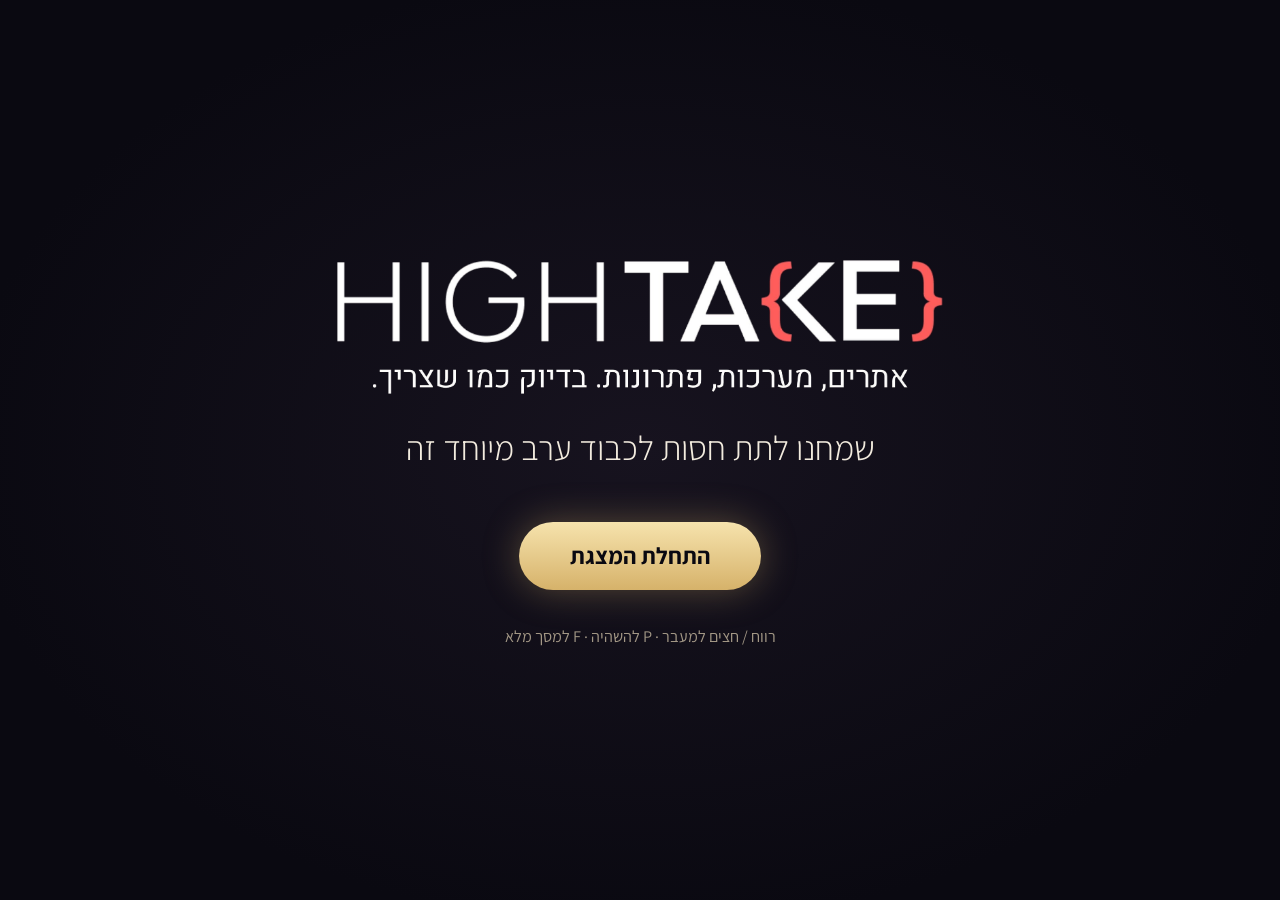
<file: hightake/index.html>
<!doctype html>
<html lang="he" dir="rtl">
<head>
<meta charset="utf-8">
<meta name="viewport" content="width=device-width, initial-scale=1">
<title>HIGHTAKE בחסות</title>
<link rel="preconnect" href="https://fonts.googleapis.com">
<link rel="preconnect" href="https://fonts.gstatic.com" crossorigin>
<link rel="stylesheet" href="https://fonts.googleapis.com/css2?family=Frank+Ruhl+Libre:wght@300;500;700;900&family=Assistant:wght@300;400;600;700;800&display=swap">
<style>
/* Layout: the same candle-gold stage as the Bashi film, with HIGHTAKE's coral braces as the one borrowed accent */
:root{
  --night:#0a0911; --hall:#17131f; --gold:#d6b26a; --gold-hi:#f6e3ad; --ivory:#f2ebde; --muted:#a39886;
  --coral:#f2605a; --line:rgba(214,178,106,.28);
  --display:"Frank Ruhl Libre","David","Times New Roman",serif;
  --body:"Assistant","Arial Hebrew",Arial,sans-serif;
  color-scheme:dark;
}
html,body{height:100%}
body{margin:0;background:var(--night);color:var(--ivory);font-family:var(--body);overflow:hidden;direction:rtl}
*{box-sizing:border-box}
.num{unicode-bidi:isolate;direction:ltr;display:inline-block}

#stage{position:fixed;inset:0;background:radial-gradient(ellipse at 50% 38%,var(--hall) 0%,var(--night) 70%)}
#dust{position:absolute;inset:0;width:100%;height:100%;z-index:3;pointer-events:none}
#stage::after{content:"";position:absolute;inset:0;pointer-events:none;z-index:2;background:radial-gradient(ellipse at center,transparent 55%,rgba(0,0,0,.6) 100%)}

.scene{position:absolute;inset:0;display:grid;place-items:center;overflow:hidden;
  padding-block:calc(env(safe-area-inset-top,0px) + 4vmin) calc(env(safe-area-inset-bottom,0px) + 6vmin);
  padding-left:max(16px,env(safe-area-inset-left,0px));padding-right:max(16px,env(safe-area-inset-right,0px));
  opacity:0;visibility:hidden;transition:opacity 1s ease,visibility 0s linear 1s}
.scene.active{opacity:1;visibility:visible;transition:opacity 1.2s ease,visibility 0s}
.wrap{position:relative;z-index:4;width:min(1500px,100%);text-align:center;display:flex;flex-direction:column;align-items:center;gap:2.4vmin;min-width:0}

.r{opacity:0;transform:translateY(2.4vmin);filter:blur(6px);transition:opacity 1.1s ease,transform 1.3s cubic-bezier(.2,.7,.2,1),filter 1.1s ease}
.scene.active .r{opacity:1;transform:none;filter:none;transition-delay:var(--d,0s)}

.eyebrow{font-weight:700;color:var(--gold);letter-spacing:.12em;font-size:clamp(17px,3.6vmin,40px)}
.h1{font-family:var(--display);font-weight:900;font-size:clamp(44px,16vmin,190px);line-height:1.08;margin:0;color:var(--gold-hi);text-shadow:0 .5vmin 0 #8a6a2c,0 0 4vmin rgba(214,178,106,.25)}
.h2{font-family:var(--display);font-weight:700;font-size:clamp(28px,8.5vmin,104px);line-height:1.2;text-wrap:balance;margin:0}
.sub{font-weight:300;color:var(--ivory);font-size:clamp(18px,3.8vmin,46px);line-height:1.45;max-width:38ch;text-wrap:balance;margin:0}
.gold{color:var(--gold-hi)}
.coral{color:var(--coral)}
.contact{display:flex;align-items:baseline;gap:2.4vmin}
.contact > span{font-weight:700;font-size:clamp(16px,3.4vmin,40px);color:var(--muted)}
.contact b{font-family:var(--display);font-weight:900;font-size:clamp(30px,8vmin,96px);color:var(--gold-hi);letter-spacing:.02em}
.rule{width:min(320px,50vw);height:1px;background:linear-gradient(90deg,transparent,var(--gold),transparent)}
.brand{font-family:"Assistant",sans-serif;font-weight:800;letter-spacing:.04em;direction:ltr;unicode-bidi:isolate;display:inline-block}
.brand i{font-style:normal;color:var(--coral)}

/* logo reveal: the braces open around the wordmark */
.scene.full{padding:0;background:#000}
.bgvid{position:absolute;inset:0;width:100%;height:100%;object-fit:cover}
.lockup{position:relative;display:flex;align-items:center;justify-content:center;gap:3vmin;direction:ltr}
.lockup .br{font-family:"Assistant",sans-serif;font-weight:300;font-size:clamp(80px,26vmin,320px);color:var(--coral);line-height:1;transition:transform 1.4s cubic-bezier(.2,.8,.2,1) .3s,opacity 1s .3s;opacity:0}
.lockup .br.l{transform:translateX(18vmin)} .lockup .br.rr{transform:translateX(-18vmin)}
.scene.active .lockup .br{opacity:1;transform:none}
.lockup img{width:min(1150px,70vw);opacity:0;transform:scale(.96);transition:opacity 1.2s ease .3s,transform 1.6s cubic-bezier(.2,.8,.2,1) .3s}
.scene.active .lockup img{opacity:1;transform:none}
.tologo{display:flex;align-items:center;gap:2.2vmin}
.tologo span{font-family:var(--display);font-weight:700;font-size:clamp(28px,8.5vmin,104px);color:var(--ivory)}
.tologo img{height:clamp(40px,12vmin,150px);object-fit:cover;object-position:top;aspect-ratio:1821/290}
.wallhead{display:flex;align-items:center;gap:1.6vmin}
.wallhead img{height:clamp(22px,5.4vmin,60px);aspect-ratio:1821/290;object-fit:cover;object-position:top}
.tagline{font-weight:600;font-size:clamp(18px,4.2vmin,52px);color:var(--ivory);letter-spacing:.02em}

/* services */
.svc{display:grid;grid-template-columns:repeat(3,minmax(0,1fr));gap:3vmin;width:min(1400px,100%)}
.card{border:1px solid var(--line);border-top:.5vmin solid var(--gold);border-radius:1.4vmin;background:rgba(255,255,255,.035);padding:3.6vmin 2.6vmin 3.4vmin;
  display:flex;flex-direction:column;gap:1.6vmin;text-align:center;align-items:center;min-width:0}
.card.hl{border-top-color:var(--coral);background:rgba(242,96,90,.07)}
.card svg{width:9vmin;height:9vmin}
.card b{font-family:var(--display);font-weight:900;font-size:clamp(20px,4.4vmin,54px);line-height:1.15;color:var(--gold-hi)}
.card span{font-size:clamp(14px,2.7vmin,32px);line-height:1.4;color:var(--ivory);text-wrap:balance}
.card small{font-size:clamp(12px,2.1vmin,24px);color:var(--muted);line-height:1.35}

/* clients wall */
.wall{display:flex;flex-wrap:wrap;justify-content:center;gap:1.4vmin;width:min(1780px,100%)}
.tile{width:calc((min(1780px,100vw - 32px) - 6 * 1.4vmin) / 7.2);height:12.6vmin;background:#fff;border-radius:1vmin;display:grid;place-items:center;padding:1.2vmin 1.4vmin;
  box-shadow:0 1vmin 2.4vmin rgba(0,0,0,.45);opacity:0;transform:translateY(2vmin) scale(.94);transition:opacity .7s ease,transform .9s cubic-bezier(.2,.8,.2,1)}
.scene.active .tile{opacity:1;transform:none;transition-delay:var(--d)}
.tile img{max-width:100%;max-height:9.4vmin;object-fit:contain;display:block}

/* browser mockup for the site demo */
.browser{width:min(1180px,78vw);border-radius:1.2vmin;overflow:hidden;border:1px solid var(--line);box-shadow:0 3vmin 6vmin rgba(0,0,0,.6);background:#000}
.browser .bar{height:4.4vmin;background:#1d1a26;display:flex;align-items:center;gap:1vmin;padding:0 1.6vmin;direction:ltr}
.browser .bar i{width:1.3vmin;height:1.3vmin;border-radius:50%;background:#4a4458}
.browser .bar i:nth-child(1){background:var(--coral)}
.browser .bar span{flex:1;margin-left:2vmin;height:2.2vmin;border-radius:1vmin;background:#2a2635}
.browser video{display:block;width:100%;aspect-ratio:1280/581}

/* testimonials */
.quotes{position:relative;width:min(1300px,90vw);height:44vmin}
.qt{position:absolute;inset:0;display:flex;flex-direction:column;align-items:center;justify-content:center;gap:3vmin;opacity:0}
.scene.active .qt{animation:show var(--len) linear var(--at) both}
@keyframes show{0%{opacity:0;transform:translateY(1.5vmin)}10%{opacity:1;transform:none}90%{opacity:1}100%{opacity:0}}
.qt blockquote{margin:0;font-family:var(--display);font-weight:500;font-size:clamp(22px,5.2vmin,62px);line-height:1.4;text-wrap:balance;color:var(--ivory)}
.qt blockquote::before{content:"״";color:var(--gold)}
.qt blockquote::after{content:"״";color:var(--gold)}
.qt cite{font-style:normal;font-weight:700;font-size:clamp(14px,2.8vmin,34px);color:var(--gold)}
.qmark{font-family:var(--display);font-size:22vmin;line-height:.6;color:rgba(214,178,106,.18);position:absolute;top:-6vmin;right:-2vmin}

/* controls */
#bar{position:fixed;inset:auto 0 0 0;z-index:20;display:flex;align-items:center;justify-content:center;gap:10px;
  padding:10px max(16px,env(safe-area-inset-right,0px)) calc(10px + env(safe-area-inset-bottom,0px)) max(16px,env(safe-area-inset-left,0px));
  background:linear-gradient(0deg,rgba(0,0,0,.7),transparent);transition:opacity .5s}
#bar.hide{opacity:0}
#bar button{background:rgba(255,255,255,.06);border:1px solid var(--line);color:var(--ivory);width:42px;height:42px;border-radius:50%;cursor:pointer;display:grid;place-items:center;font-size:16px}
#bar button:hover{background:rgba(214,178,106,.18)}
#bar button:focus-visible,#go:focus-visible{outline:2px solid var(--gold-hi);outline-offset:3px}
#count{font-variant-numeric:tabular-nums;color:var(--muted);font-size:14px;min-width:4.5em;text-align:center}
#prog{position:absolute;top:0;right:0;height:2px;width:0;background:var(--gold)}
#intro{position:fixed;inset:0;z-index:30;display:grid;place-items:center;background:radial-gradient(ellipse at center,var(--hall),var(--night) 75%);
  padding-left:max(16px,env(safe-area-inset-left,0px));padding-right:max(16px,env(safe-area-inset-right,0px));transition:opacity 1s}
#intro.gone{opacity:0;pointer-events:none}
#intro img{width:min(620px,80vw)}
#go{margin-top:3vmin;font-family:var(--body);font-weight:700;font-size:clamp(16px,2.6vmin,26px);color:var(--night);background:linear-gradient(180deg,var(--gold-hi),var(--gold));
  border:0;border-radius:999px;padding:.8em 2.2em;cursor:pointer;box-shadow:0 0 4vmin rgba(214,178,106,.35)}
.hint{color:var(--muted);font-size:clamp(12px,1.8vmin,18px);margin-top:1.5vmin}
@media (max-width:900px){.svc{grid-template-columns:repeat(2,minmax(0,1fr))}.tile{width:calc((100vw - 32px - 4 * 1.4vmin) / 5)}}
@media (prefers-reduced-motion:reduce){.r,.tile,.lockup .br,.lockup img{transition:none!important}}
</style>
</head>
<body>
<div id="stage">
  <canvas id="dust" aria-hidden="true"></canvas>

  <!-- 1: sponsor greeting -->
  <section class="scene" data-t="10">
    <div class="wrap">
      <div class="eyebrow r" style="--d:.3s">בשמחה ובהערכה רבה</div>
      <h2 class="h2 r" style="--d:1s">שמחנו לתת חסות<br>לכבוד ערב מיוחד זה</h2>
      <div class="rule r" style="--d:2.6s"></div>
      <p class="sub r" style="--d:3.2s">בהערכה רבה למשפחה ולקופת ״עוד ישמע״,<br><span class="gold">ובברכת הצלחה רבה בהתרמה!</span></p>
    </div>
  </section>

  <!-- 3: the brand's own logo animation -->
  <section class="scene full" data-t="10">
    <video class="bgvid" src="img/logo-anim.webm" muted playsinline preload="auto" data-at="0"></video>
  </section>

  <!-- 4 -->
  <section class="scene" data-t="14">
    <div class="wrap">
      <div class="eyebrow r" style="--d:.2s">אנחנו מתמחים ב־</div>
      <div class="svc">
        <div class="card r" style="--d:.8s">
          <svg viewBox="0 0 48 48" fill="none" stroke="#d6b26a" stroke-width="2.4" stroke-linecap="round" stroke-linejoin="round"><rect x="5" y="8" width="38" height="28" rx="3"/><path d="M5 15h38M17 42h14M24 36v6"/><path d="M19 22l-4 4 4 4M29 22l4 4-4 4"/></svg>
          <b>אתרים ומערכות</b><span>פיתוח אתרים ומערכות ניהול בהתאמה מלאה לצרכי הארגון</span>
        </div>
        <div class="card r" style="--d:1.8s">
          <svg viewBox="0 0 48 48" fill="none" stroke="#d6b26a" stroke-width="2.4" stroke-linecap="round" stroke-linejoin="round"><circle cx="24" cy="24" r="6"/><path d="M24 6v6M24 36v6M6 24h6M36 24h6M11.3 11.3l4.2 4.2M32.5 32.5l4.2 4.2M11.3 36.7l4.2-4.2M32.5 15.5l4.2-4.2"/></svg>
          <b>פתרונות טכנולוגיים</b><span>תהליכים אוטומטיים, חיבורים בין מערכות וכלים חכמים שחוסכים זמן</span>
        </div>
        <div class="card hl r" style="--d:2.8s">
          <svg viewBox="0 0 48 48" fill="none" stroke="#f2605a" stroke-width="2.4" stroke-linecap="round" stroke-linejoin="round"><path d="M24 5l15 6v11c0 10-6.5 17-15 21-8.5-4-15-11-15-21V11z"/><rect x="17" y="21" width="14" height="11" rx="2"/><path d="M20 21v-3a4 4 0 0 1 8 0v3"/></svg>
          <b>הגנת פרטיות ואבטחת מידע</b><span>ליווי עסקים ומערכות העוסקים במידע אישי</span><small>התאמה לתיקון 13 לחוק הגנת הפרטיות</small>
        </div>
      </div>
    </div>
  </section>

  <!-- 5 -->
  <section class="scene" data-t="15">
    <div class="wrap">
      <div class="eyebrow wallhead r" style="--d:.2s"><span>לקוחות שסומכים על</span><img src="img/hightake-logo.png" alt="HIGHTAKE"></div>
      <div class="wall" id="wall"></div>
    </div>
  </section>

  <!-- 7 -->
  <section class="scene" data-t="26" id="quotesScene">
    <div class="wrap">
      <div class="eyebrow r" style="--d:.2s">מה אומרים הלקוחות</div>
      <div class="quotes" id="quotes"><div class="qmark">״</div></div>
    </div>
  </section>

  <!-- 8 -->
  <section class="scene" data-t="0">
    <div class="wrap">
      <div class="lockup"><img class="logoimg" src="img/hightake-logo.png" alt="HIGHTAKE, אתרים, מערכות, פתרונות. בדיוק כמו שצריך"></div>
      <div class="rule r" style="--d:2.4s"></div>
      <div class="contact r" style="--d:2.8s"><span>ליצירת קשר</span><b><span class="num">053-310-6157</span></b></div>
    </div>
  </section>
</div>

<div id="intro">
  <div class="wrap">
    <img src="img/hightake-logo.png" alt="HIGHTAKE">
    <p class="sub">שמחנו לתת חסות לכבוד ערב מיוחד זה</p>
    <button id="go" type="button">התחלת המצגת</button>
    <div class="hint">רווח / חצים למעבר · P להשהיה · F למסך מלא</div>
  </div>
</div>

<nav id="bar" aria-label="שליטה במצגת">
  <div id="prog"></div>
  <button id="prev" type="button" aria-label="הקודם">›</button>
  <button id="play" type="button" aria-label="השהיה">❚❚</button>
  <button id="next" type="button" aria-label="הבא">‹</button>
  <span id="count">1 / 6</span>
  <button id="fs" type="button" aria-label="מסך מלא">⛶</button>
</nav>

<script>
(function(){
  const reduce = matchMedia('(prefers-reduced-motion: reduce)').matches;
  const pad = n => String(n).padStart(2, '0');

  // client wall: 34 logos, cascading in from the centre outwards
  const LOGOS = ["01.png", "02.png", "03.png", "04.png", "05.png", "06.png", "07.png", "08.png", "09.png", "10.png", "11.png", "12.png", "13.png", "14.png", "15.svg", "16.svg", "17.png", "18.png", "19.png", "20.png", "21.png", "22.png", "23.png", "24.png", "25.png", "26.svg", "27.png", "28.png", "29.png", "30.png", "31.png", "32.png", "33.png", "34.png"];
  const wall = document.getElementById('wall');
  LOGOS.forEach((f, i) => {
    const t = document.createElement('div'); t.className = 'tile';
    t.style.setProperty('--d', (0.6 + ((i * 7) % LOGOS.length) * 0.08) + 's');
    t.innerHTML = '<img alt="" src="img/logos/' + f + '">';
    wall.appendChild(t);
  });

  // testimonials, each held ~5.4s
  const Q = [
    ['הבנת הצרכים, התאמה מדויקת, זמינות גבוהה, שמירה על דיסקרטיות, אבטחה מלאה ופתרונות טכנולוגיים לכל מצב ולכל צורך. ממליץ מאוד מאוד.', 'בית מלכה'],
    ['השתמשתי בשירותיה באתר מאוד ישן, והיא הצליחה לבצע את המשימות באיכות הכי טובה שאני מכיר מבחינת עיצוב, זרימה ואפיון. ממליץ בחום.', 'דרשו'],
    ['מתכנתת מוכשרת ומסורה, עם ניסיון מקיף ועמוק. תוקפת משימות לעומק מכל הכיוונים, ואפשר לסמוך עליה בעיניים עצומות.', 'רבקה צ׳ולק, מנכ״ל גו אפ'],
    ['מאוד נהנינו ממנה. מדויקת, מעשית, לא מבזבזת מילים.', 'ליבי שני'],
    ['עבודה מקצועית ויסודית עם שירות מעולה.', 'תלם']
  ];
  const STEP = 5.2, qwrap = document.getElementById('quotes');
  Q.forEach(([q, who], i) => {
    const d = document.createElement('div'); d.className = 'qt';
    d.style.setProperty('--at', (0.8 + i * STEP) + 's'); d.style.setProperty('--len', (STEP + 0.3) + 's');
    d.innerHTML = '<blockquote>' + q + '</blockquote><cite>' + who + '</cite>';
    qwrap.appendChild(d);
  });
  document.getElementById('quotesScene').dataset.t = Math.ceil(0.8 + Q.length * STEP + 0.8);

  // ---- player (same controls as the other films) ----
  const scenes = [...document.querySelectorAll('.scene')];
  const bar = document.getElementById('bar'), prog = document.getElementById('prog');
  const playBtn = document.getElementById('play'), count = document.getElementById('count');
  let i = -1, playing = true, timer = null, vidTimers = [];

  function startVideos(scene){
    vidTimers.forEach(clearTimeout); vidTimers = [];
    document.querySelectorAll('video').forEach(v => { v.pause(); try { v.currentTime = 0; } catch (e) {} });
    if (window.__RENDER) return;
    scene.querySelectorAll('video').forEach(v => vidTimers.push(setTimeout(() => v.play().catch(() => {}), (+v.dataset.at) * 1000)));
  }
  function schedule(){
    clearTimeout(timer);
    const secs = +scenes[i].dataset.t;
    prog.style.transition = 'none'; prog.style.width = '0';
    if (!playing || !secs) { prog.style.width = secs ? '0' : '100%'; return; }
    void prog.offsetWidth;
    prog.style.transition = 'width ' + secs + 's linear'; prog.style.width = '100%';
    timer = setTimeout(() => go(i + 1), secs * 1000);
  }
  function go(n){
    if (n < 0 || n >= scenes.length) return;
    scenes.forEach(s => s.classList.remove('active'));
    i = n;
    const s = scenes[i]; void s.offsetWidth; s.classList.add('active');
    count.textContent = (i + 1) + ' / ' + scenes.length;
    window.__sceneT0 = performance.now();
    startVideos(s);
    schedule();
  }
  function togglePlay(){
    playing = !playing;
    playBtn.textContent = playing ? '❚❚' : '▶';
    playBtn.setAttribute('aria-label', playing ? 'השהיה' : 'הפעלה');
    document.querySelectorAll('.qt').forEach(p => p.style.animationPlayState = playing ? '' : 'paused');
    document.querySelectorAll('.scene.active video').forEach(v => { if (!playing) v.pause(); else if (v.currentTime > 0 && !v.ended) v.play().catch(() => {}); });
    schedule();
  }
  function fullscreen(){ try { if (document.fullscreenElement) document.exitFullscreen(); else document.documentElement.requestFullscreen().catch(() => {}); } catch (e) {} }

  document.getElementById('next').onclick = () => go(i + 1);
  document.getElementById('prev').onclick = () => go(i - 1);
  playBtn.onclick = togglePlay;
  document.getElementById('fs').onclick = fullscreen;
  document.getElementById('go').onclick = () => { fullscreen(); document.getElementById('intro').classList.add('gone'); go(0); };
  document.getElementById('stage').addEventListener('click', () => { if (i >= 0) go(i + 1); });
  addEventListener('keydown', e => {
    if (i < 0) return;
    if (e.key === 'ArrowLeft' || e.key === ' ' || e.key === 'PageDown') { e.preventDefault(); go(i + 1); }
    else if (e.key === 'ArrowRight' || e.key === 'PageUp') go(i - 1);
    else if (e.key === 'p' || e.key === 'P' || e.key === 'פ') togglePlay();
    else if (e.key === 'f' || e.key === 'F' || e.key === 'כ') fullscreen();
  });
  let hideT;
  function wake(){ bar.classList.remove('hide'); clearTimeout(hideT); hideT = setTimeout(() => { if (i >= 0) bar.classList.add('hide'); }, 2600); }
  addEventListener('mousemove', wake); addEventListener('touchstart', wake, {passive: true}); wake();

  // ---- gold dust ----
  const cv = document.getElementById('dust'), cx = cv.getContext('2d');
  let W, H, motes = [];
  function size(){
    const r = Math.min(devicePixelRatio || 1, 2);
    W = cv.width = innerWidth * r; H = cv.height = innerHeight * r;
    motes = Array.from({length: 70}, () => ({x: Math.random() * W, y: Math.random() * H, s: (Math.random() * 1.8 + .4) * r, v: (Math.random() * .25 + .05) * r, p: Math.random() * 6.28}));
  }
  function draw(t){
    cx.clearRect(0, 0, W, H);
    for (const m of motes) {
      if (!reduce) { m.y -= m.v; if (m.y < -5) { m.y = H + 5; m.x = Math.random() * W; } }
      const a = .2 + .3 * Math.sin(t / 900 + m.p);
      cx.fillStyle = 'rgba(246,227,173,' + Math.max(.05, a) + ')';
      cx.beginPath(); cx.arc(m.x, m.y, m.s, 0, 6.283); cx.fill();
    }
    if (!reduce) requestAnimationFrame(draw);
  }
  addEventListener('resize', size); size(); requestAnimationFrame(draw);
})();
</script>
</body>
</html>
</file>
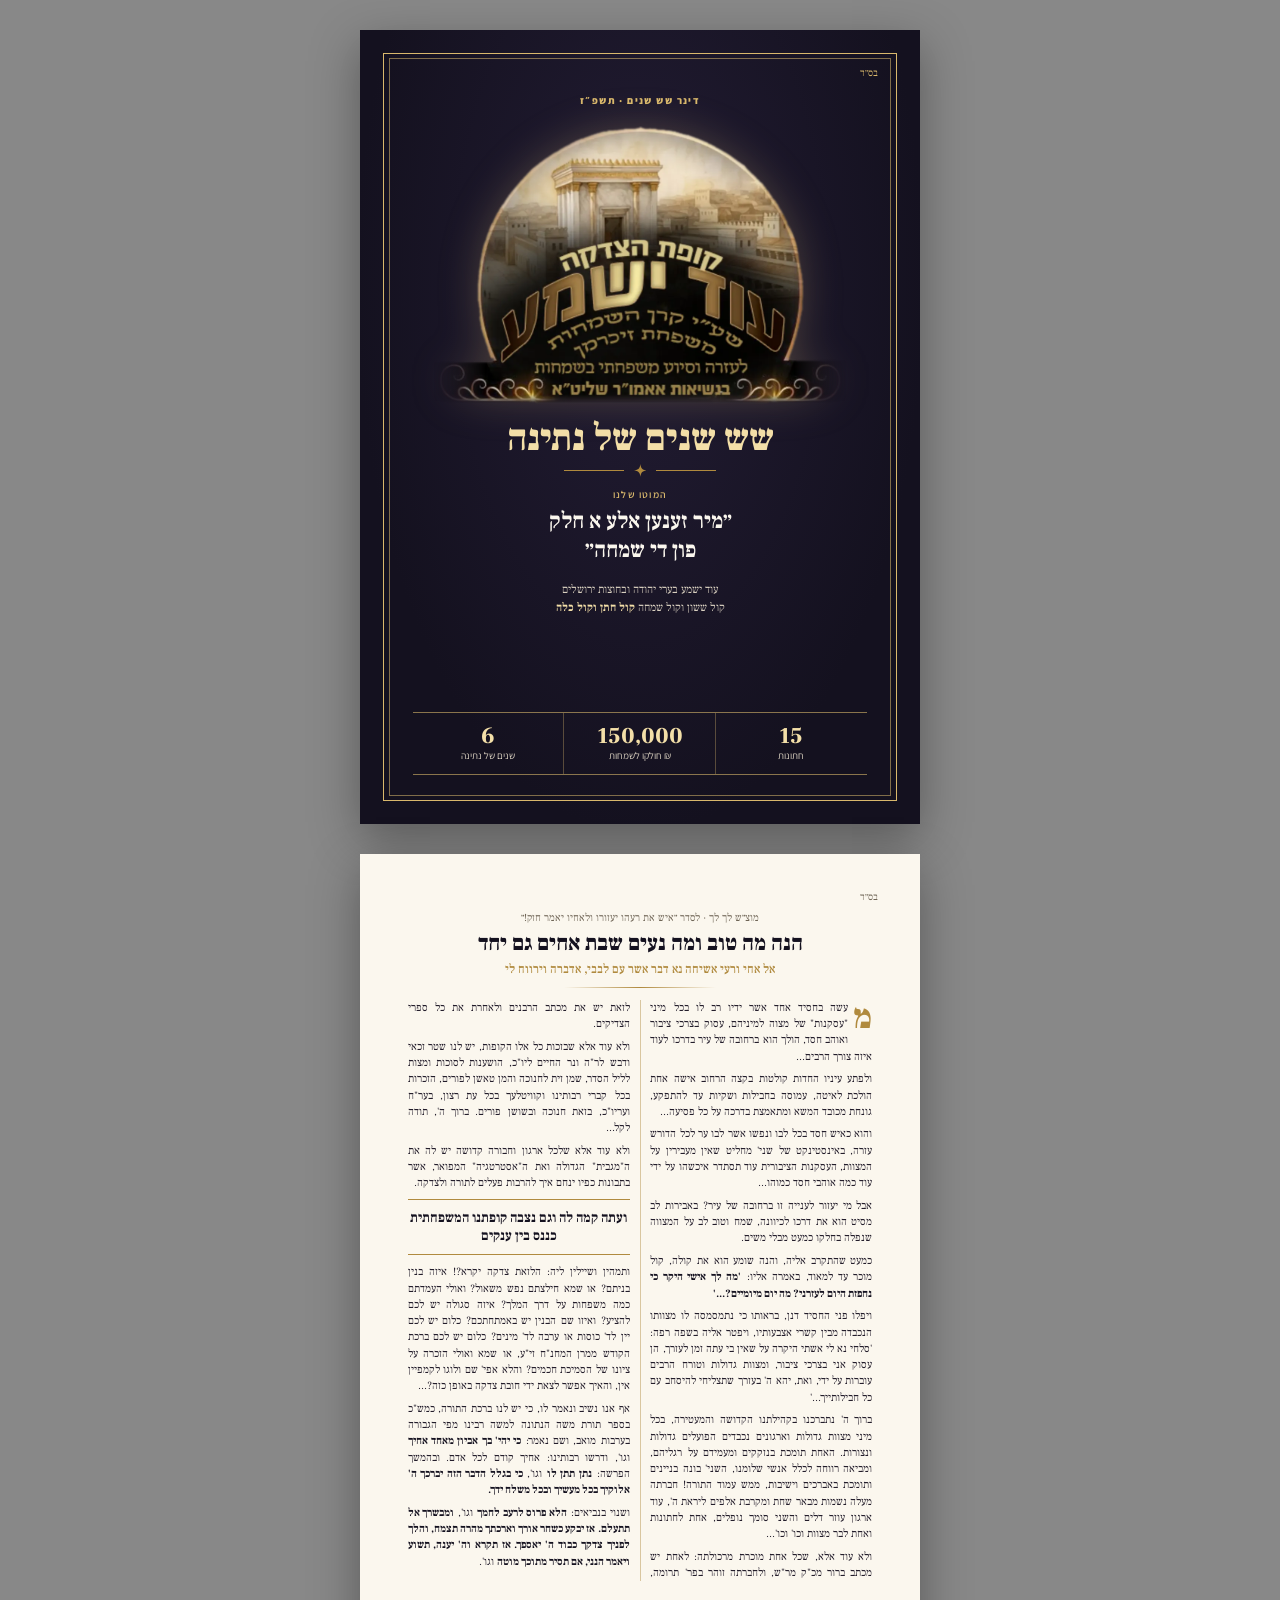
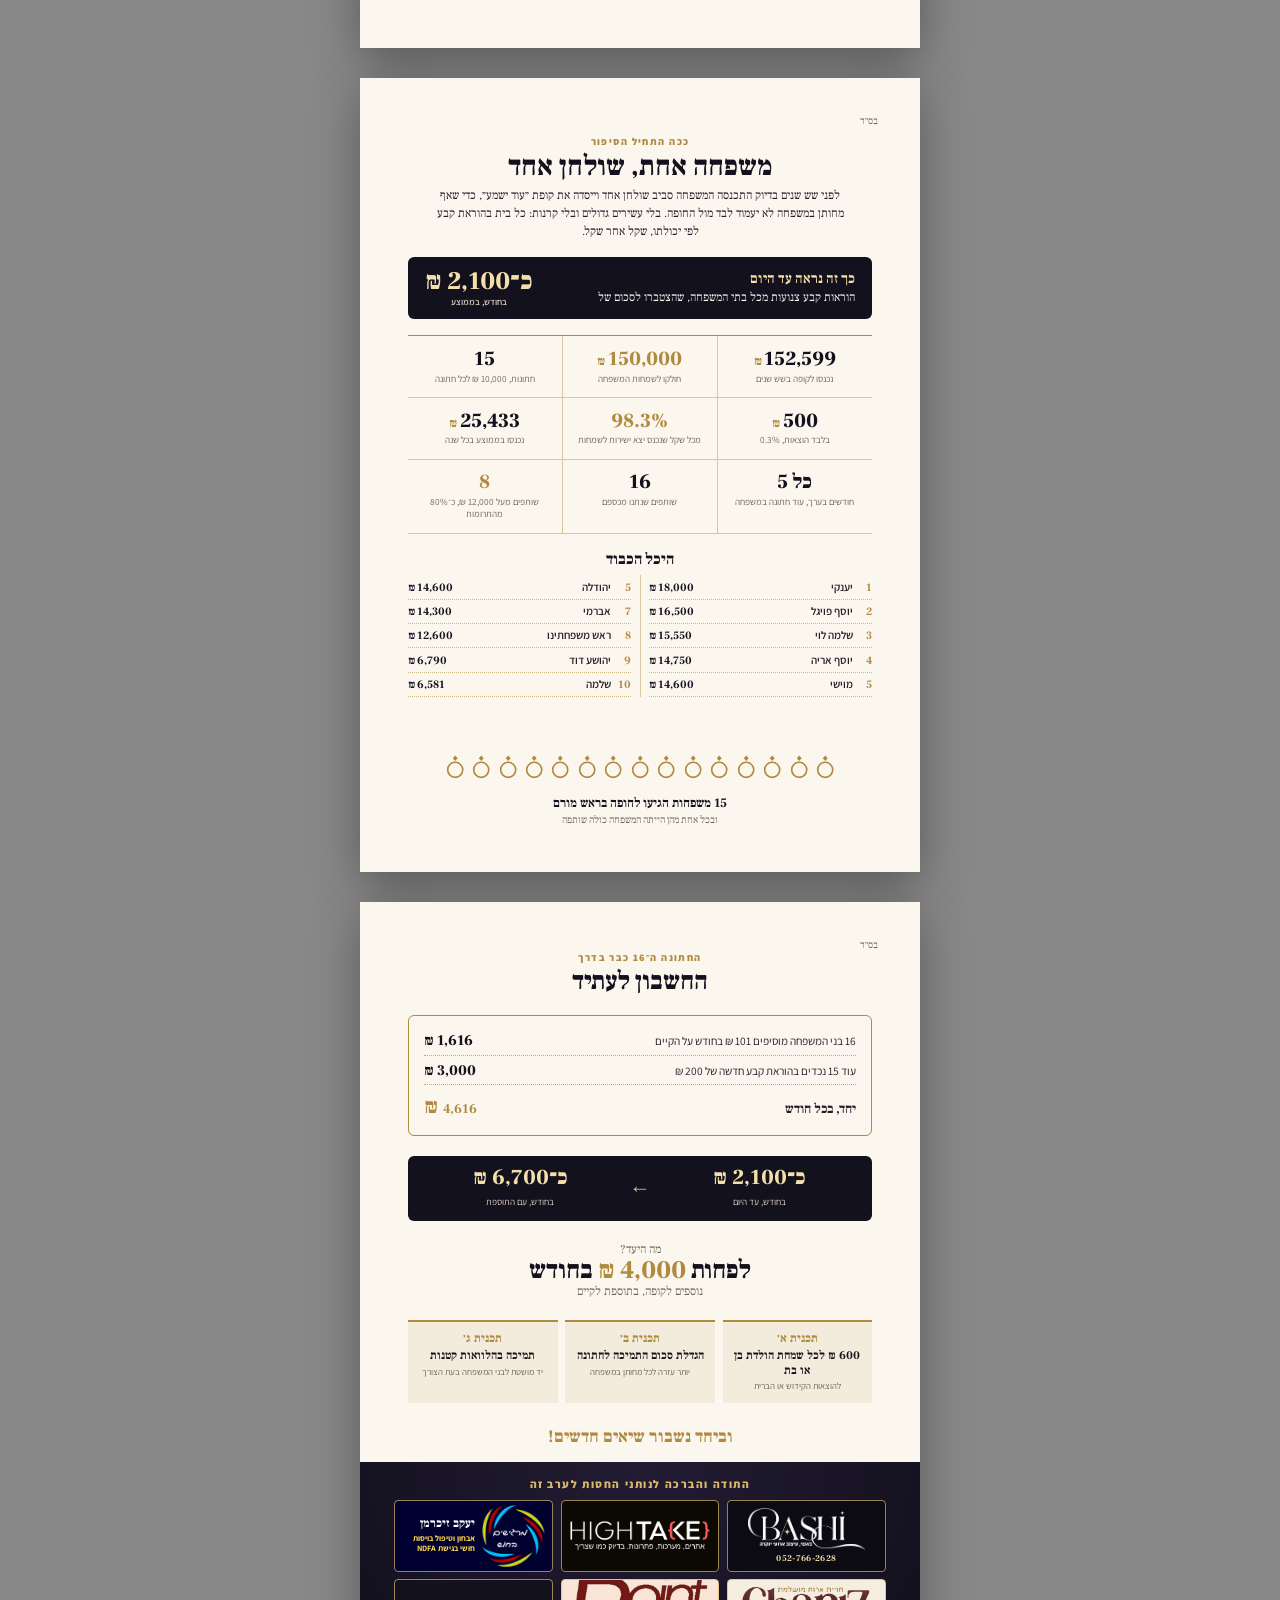
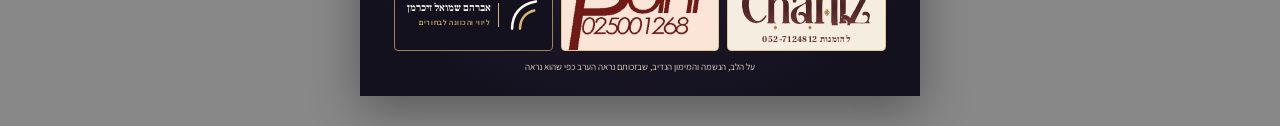
<file: leaflet/index.html>
<!doctype html>
<html lang="he" dir="rtl">
<head>
<meta charset="utf-8">
<title>עלון עוד ישמע</title>
<link rel="preconnect" href="https://fonts.googleapis.com">
<link rel="preconnect" href="https://fonts.gstatic.com" crossorigin>
<link rel="stylesheet" href="https://fonts.googleapis.com/css2?family=Frank+Ruhl+Libre:wght@300;400;500;700;900&family=Assistant:wght@400;600;700;800&display=swap">
<style>
/* Layout: A5 booklet, 4 pages. Cover and back band in midnight + gold; inner pages on ivory stock with gold rules */
:root{
  --navy:#14111f;
  --navy-2:#221c33;
  --gold:#b08a3e;
  --gold-lt:#d9b86c;
  --gold-hi:#f3dfa8;
  --ink:#231d2b;
  --ivory:#fbf7ee;
  --muted:#6f6556;
  --display:"Frank Ruhl Libre","David","Times New Roman",serif;
  --body:"Assistant","Arial Hebrew",Arial,sans-serif;
}
@page{size:148mm 210mm;margin:0}
*{box-sizing:border-box}
html,body{margin:0;background:#888}
body{font-family:var(--body);color:var(--ink);-webkit-print-color-adjust:exact;print-color-adjust:exact}
.page{width:148mm;height:210mm;position:relative;overflow:hidden;background:var(--ivory);page-break-after:always;break-after:page;margin:0 auto}
@media screen{.page{margin:8mm auto;box-shadow:0 4mm 12mm rgba(0,0,0,.35)}}
.num{unicode-bidi:isolate;direction:ltr;display:inline-block}

/* ornaments */
.frame{position:absolute;inset:6mm;border:.35mm solid var(--gold);pointer-events:none}
.frame::after{content:"";position:absolute;inset:1.2mm;border:.15mm solid var(--gold)}
.rule{height:.3mm;background:linear-gradient(90deg,transparent,var(--gold),transparent);margin:0 auto}
.orn{display:flex;align-items:center;justify-content:center;gap:2.5mm;color:var(--gold)}
.orn::before,.orn::after{content:"";height:.25mm;width:16mm;background:var(--gold)}
.orn svg{width:3.4mm;height:3.4mm}
.kicker{font-weight:800;letter-spacing:.14em;color:var(--gold);font-size:7.6pt}
.bsd{position:absolute;top:9.5mm;right:11mm;font-family:var(--display);font-size:7.5pt;color:var(--muted)}

/* ---------- page 1: cover ---------- */
.cover{background:radial-gradient(ellipse at 50% 32%,var(--navy-2) 0%,var(--navy) 72%);color:var(--ivory);
  display:flex;flex-direction:column;align-items:center;text-align:center;padding:17mm 14mm 13mm}
.cover .frame{border-color:var(--gold-lt)} .cover .frame::after{border-color:rgba(217,184,108,.55)}
.cover .bsd{color:var(--gold-lt)}
.cover .kicker{color:var(--gold-lt)}
.cover .logo{width:110mm;margin-top:5mm;filter:drop-shadow(0 0 5mm rgba(217,184,108,.25))}
.cover h1{font-family:var(--display);font-weight:900;font-size:28pt;line-height:1.05;margin:4mm 0 1.5mm;color:var(--gold-hi)}
.cover .motto{font-family:var(--display);font-weight:700;font-size:17pt;line-height:1.3;color:var(--ivory);margin:3mm 0 0}
.cover .motto small{display:block;font-family:var(--body);font-weight:600;font-size:7.5pt;color:var(--gold-lt);letter-spacing:.12em;margin-bottom:1.5mm}
.cover .stats{margin-top:auto;display:grid;grid-template-columns:repeat(3,1fr);width:100%;border-top:.25mm solid rgba(217,184,108,.6);border-bottom:.25mm solid rgba(217,184,108,.6)}
.cover .stats div{padding:3mm 1mm;display:flex;flex-direction:column;gap:.6mm}
.cover .stats div+div{border-right:.25mm solid rgba(217,184,108,.35)}
.cover .stats b{font-family:var(--display);font-weight:900;font-size:17pt;color:var(--gold-hi);line-height:1}
.cover .stats div > span{font-size:7.4pt;color:#d8cfbf}
.cover .verse{font-family:var(--display);font-size:8.6pt;line-height:1.55;color:#d8cfbf;margin:4mm 0 0}
.cover .verse b{color:var(--gold-hi);font-weight:700}

/* ---------- page 2: article ---------- */
.article{padding:15mm 12.5mm 12mm}
.article header{text-align:center;margin-bottom:3.2mm}
.article .dateline{font-family:var(--display);font-size:8pt;color:var(--muted);margin:0 0 1.5mm}
.article h2{font-family:var(--display);font-weight:900;font-size:16.5pt;margin:0;color:var(--navy);line-height:1.1}
.article .lead{font-family:var(--display);font-style:normal;font-weight:500;font-size:9.4pt;color:var(--gold);margin:1.8mm 0 2.4mm}
.cols{column-count:2;column-gap:5.5mm;column-rule:.15mm solid rgba(176,138,62,.45);font-family:var(--display);font-size:8.25pt;line-height:1.48;text-align:justify;hyphens:none}
.cols p{margin:0 0 1.7mm}
.cols p:first-child::first-letter{float:right;font-weight:900;font-size:26pt;line-height:.9;color:var(--gold);margin:.6mm 0 0 1.4mm}
.pull{break-inside:avoid;margin:2mm 0 2.4mm;padding:2.4mm 0;border-top:.3mm solid var(--gold);border-bottom:.3mm solid var(--gold);
  font-family:var(--display);font-weight:700;font-size:10.4pt;line-height:1.3;color:var(--navy);text-align:center}
.cols .q{font-weight:700;color:var(--navy)}

/* ---------- page 3: the story in numbers ---------- */
.story{padding:15mm 12.5mm 12mm;display:flex;flex-direction:column;gap:4.2mm}
.story header{text-align:center}
.story h2{font-family:var(--display);font-weight:900;font-size:21pt;margin:1mm 0 0;color:var(--navy);line-height:1.05}
.story .intro{font-family:var(--display);font-size:9pt;line-height:1.5;text-align:center;color:var(--ink);margin:1.6mm auto 0;max-width:108mm}
.start{display:grid;grid-template-columns:1fr auto;align-items:center;gap:3mm;background:var(--navy);color:var(--ivory);border-radius:1.6mm;padding:3.2mm 4.5mm}
.start .t{font-family:var(--display);font-size:9pt;line-height:1.4}
.start .t b{display:block;font-size:10.6pt;color:var(--gold-hi);margin-bottom:.4mm}
.start .v{font-family:var(--display);font-weight:900;font-size:19pt;color:var(--gold-hi);white-space:nowrap;text-align:left;line-height:1}
.start .v small{display:block;font-family:var(--body);font-weight:600;font-size:6.8pt;color:#d8cfbf;text-align:center;margin-top:.8mm}
.grid{display:grid;grid-template-columns:repeat(3,1fr);gap:0;border-top:.3mm solid var(--gold)}
.grid div{padding:3.4mm 1.4mm 3.2mm;text-align:center;border-bottom:.2mm solid rgba(176,138,62,.45)}
.grid div:not(:nth-child(3n+1)){border-right:.2mm solid rgba(176,138,62,.45)}
.grid b{display:block;font-family:var(--display);font-weight:900;font-size:15pt;color:var(--navy);line-height:1;white-space:nowrap}
.grid b em{font-style:normal;font-size:.62em;margin-inline-start:.6mm;color:var(--gold)}
.grid div > span{display:block;font-size:7pt;color:var(--muted);margin-top:1mm;line-height:1.3}
.grid .hl b{color:var(--gold)}
.honor{display:flex;flex-direction:column;gap:1.6mm}
.honor h3{font-family:var(--display);font-weight:900;font-size:11.5pt;color:var(--navy);margin:0;text-align:center}
.honor ol{list-style:none;margin:0;padding:0;columns:2;column-gap:5mm;column-rule:.15mm solid rgba(176,138,62,.45)}
.honor li{display:grid;grid-template-columns:4.2mm 1fr auto;gap:1mm;align-items:baseline;font-size:8.4pt;padding:1.1mm 0;border-bottom:.15mm dotted rgba(176,138,62,.6);break-inside:avoid}
.honor li i{font-style:normal;font-family:var(--display);font-weight:700;color:var(--gold)}
.honor li > span{font-weight:600}
.honor li b{font-family:var(--display);font-weight:700;color:var(--navy);white-space:nowrap}
.rings{display:flex;justify-content:center;gap:1.6mm;color:var(--gold);margin-top:auto}
.rings svg{width:5.4mm;height:6.5mm}
.story .foot{text-align:center;font-family:var(--display);font-size:9.6pt;color:var(--navy);font-weight:700}
.story .foot small{display:block;font-weight:400;font-size:7.6pt;color:var(--muted);margin-top:.6mm}

/* ---------- page 4: the future ---------- */
.future{padding:0;display:flex;flex-direction:column}
.future .top{flex:1;padding:13mm 12.5mm 3.5mm;display:flex;flex-direction:column;justify-content:space-between;gap:3mm}
.future header{text-align:center}
.future h2{font-family:var(--display);font-weight:900;font-size:19pt;margin:1mm 0 0;color:var(--navy);line-height:1.05}
.calc{border:.3mm solid var(--gold);border-radius:1.6mm;padding:2.6mm 4mm}
.calc .ln{display:grid;grid-template-columns:1fr auto;gap:3mm;align-items:baseline;padding:1.3mm 0;border-bottom:.15mm dotted rgba(176,138,62,.7);font-size:8.6pt}
.calc .ln b{font-family:var(--display);font-weight:900;font-size:11pt;color:var(--navy);white-space:nowrap}
.calc .ln.sum{border:0;padding-top:2mm}
.calc .ln.sum span{font-family:var(--display);font-weight:700;font-size:10pt}
.calc .ln.sum b{font-size:16pt;color:var(--gold)}
.leap{display:grid;grid-template-columns:1fr auto 1fr;align-items:center;gap:2mm;text-align:center;background:var(--navy);color:var(--ivory);border-radius:1.6mm;padding:3mm 3mm}
.leap b{display:block;font-family:var(--display);font-weight:900;font-size:16pt;color:var(--gold-hi);line-height:1;white-space:nowrap}
.leap div > span{font-size:7pt;color:#d8cfbf}
.leap .arrow{font-family:var(--display);font-size:16pt;color:var(--gold-lt)}
.goal{text-align:center}
.goal p{margin:0;font-family:var(--display);font-size:9pt;color:var(--muted)}
.goal b{display:block;font-family:var(--display);font-weight:900;font-size:19pt;color:var(--navy);line-height:1.1}
.goal b em{font-style:normal;color:var(--gold)}
.plans{display:grid;grid-template-columns:repeat(3,1fr);gap:2mm}
.plan{border-top:.6mm solid var(--gold);background:#f3ecdc;padding:2.4mm 2mm 2.6mm;text-align:center;display:flex;flex-direction:column;gap:.8mm}
.plan i{font-style:normal;font-family:var(--display);font-weight:900;color:var(--gold);font-size:9pt}
.plan b{font-family:var(--display);font-weight:700;font-size:8.8pt;line-height:1.25;color:var(--navy)}
.plan > span{font-size:6.8pt;color:var(--muted);line-height:1.3}
.records{text-align:center;font-family:var(--display);font-weight:900;font-size:13pt;color:var(--gold);margin:.5mm 0 0}
.sponsor{background:radial-gradient(ellipse at 50% 0%,var(--navy-2),var(--navy) 80%);color:var(--ivory);padding:4mm 9mm 6mm;text-align:center;display:flex;flex-direction:column;align-items:center;gap:2.4mm}
.sponsor .kicker{color:var(--gold-lt);font-size:8.4pt}
.sponsor p{margin:0;font-size:7pt;color:#d8cfbf;line-height:1.4}
.tiles{display:grid;grid-template-columns:repeat(3,1fr);gap:2mm;width:100%}
.tile{height:19mm;border:.25mm solid rgba(217,184,108,.7);border-radius:1.2mm;overflow:hidden;display:flex;flex-direction:column;align-items:center;justify-content:center;gap:.6mm;padding:1mm}
.tile img{max-width:100%;max-height:100%;object-fit:contain;min-height:0}
.tile img.fill{width:100%;height:100%;max-width:none;object-fit:cover}
.tile:has(img.fill){padding:0}
.tile .ph{font-family:var(--display);font-weight:700;font-size:6.6pt;color:var(--gold-hi);letter-spacing:.04em}
.tile.duo{flex-direction:row;gap:2mm;padding:1mm 2mm}
.tile.duo img{height:16.5mm;width:16.5mm;flex:none}
.tile.duo div{display:flex;flex-direction:column;align-items:flex-start;gap:.8mm;text-align:right;min-width:0}
.tile.duo b{font-family:var(--display);font-weight:900;font-size:9pt;color:#fff;line-height:1}
.tile.duo small{font-size:6.1pt;font-weight:700;color:#ffd84a;line-height:1.25}
.tile.zich{flex-direction:row;gap:2mm;padding:1mm 2mm}
.tile.zich svg{width:9mm;height:9mm;flex:none}
.tile.zich div{display:flex;flex-direction:column;align-items:flex-start;gap:.7mm;border-right:.25mm solid var(--gold-lt);padding-right:2mm;text-align:right}
.tile.zich b{font-family:var(--display);font-weight:700;font-size:8pt;color:var(--ivory);line-height:1;white-space:nowrap}
.tile.zich small{font-size:5.6pt;font-weight:600;color:var(--gold-lt);letter-spacing:.08em;white-space:nowrap}
</style>
</head>
<body>

<!-- ================= PAGE 1 · COVER ================= -->
<section class="page cover">
  <div class="frame"></div>
  <div class="bsd">בס״ד</div>
  <div class="kicker">דינר שש שנים · תשפ״ז</div>
  <img class="logo" src="od-logo.webp" alt="קופת הצדקה עוד ישמע שע״י קרן השמחות משפחת זיכרמן">
  <h1>שש שנים של נתינה</h1>
  <div class="orn"><svg viewBox="0 0 20 20"><path d="M10 0C10.8 7 13 9.2 20 10C13 10.8 10.8 13 10 20C9.2 13 7 10.8 0 10C7 9.2 9.2 7 10 0Z" fill="currentColor"/></svg></div>
  <p class="motto"><small>המוטו שלנו</small>״מיר זענען אלע א חלק<br>פון די שמחה״</p>
  <p class="verse">עוד ישמע בערי יהודה ובחוצות ירושלים<br>קול ששון וקול שמחה <b>קול חתן וקול כלה</b></p>
  <div class="stats">
    <div><b><span class="num">15</span></b><span>חתונות</span></div>
    <div><b><span class="num">150,000</span></b><span>₪ חולקו לשמחות</span></div>
    <div><b><span class="num">6</span></b><span>שנים של נתינה</span></div>
  </div>
</section>

<!-- ================= PAGE 2 · ARTICLE ================= -->
<section class="page article">
  <div class="bsd">בס״ד</div>
  <header>
    <p class="dateline">מוצ״ש לך לך · לסדר ״איש את רעהו יעזורו ולאחיו יאמר חזק!״</p>
    <h2>הנה מה טוב ומה נעים שבת אחים גם יחד</h2>
    <p class="lead">אל אחי ורעי אשיחה נא דבר אשר עם לבבי, אדברה וירווח לי</p>
    <div class="rule" style="width:40mm"></div>
  </header>
  <div class="cols">
    <p>מעשה בחסיד אחד אשר ידיו רב לו בכל מיני "עסקנות" של מצוה למיניהם, עסוק בצרכי ציבור ואוהב חסד, הולך הוא ברחובה של עיר בדרכו לעוד איזה צורך הרבים...</p>
    <p>ולפתע עיניו החדות קולטות בקצה הרחוב אישה אחת הולכת לאיטה, עמוסה בחבילות ושקיות עד להתפקע, גונחת מכובד המשא ומתאמצת בדרכה על כל פסיעה...</p>
    <p>והוא כאיש חסד בכל לבו ונפשו אשר לבו ער לכל הדורש עזרה, באינסטינקט של שני' מחליט שאין מעבירין על המצוות, העסקנות הציבורית עוד תסתדר איכשהו על ידי עוד כמה אוהבי חסד כמוהו...</p>
    <p>אבל מי יעזור לענייה זו ברחובה של עיר? באבירות לב מסיט הוא את דרכו לכיוונה, שמח וטוב לב על המצווה שנפלה בחלקו כמעט מבלי משים.</p>
    <p>כמעט שהתקרב אליה, והנה שומע הוא את קולה, קול מוכר עד למאוד, באמרה אליו: <span class="q">'מה לך אישי היקר כי נחפזת היום לעזרני? מה יום מיומיים?...'</span></p>
    <p>ויפלו פני החסיד דנן, בראותו כי נתמסמסה לו מצוותו הנכבדה מבין קשרי אצבעותיו, ויפטר אליה בשפה רפה: 'סלחי נא לי אשתי היקרה על שאין בי עתה זמן לעזרך, הן עסוק אני בצרכי ציבור, ומצוות גדולות וטורח הרבים עוברות על ידי, ואת, יהא ה' בעזרך שתצליחי להיסחב עם כל חבילותייך...'</p>
    <p>ברוך ה' נתברכנו בקהילתנו הקדושה והמעטירה, בכל מיני מצוות גדולות וארגונים נכבדים הפועלים גדולות ונצורות. האחת תומכת בנזקקים ומעמידם על רגליהם, ומביאה רווחה לכלל אנשי שלומנו, השני' בונה בניינים ותומכת באברכים וישיבות, ממש עמוד התורה! חברתה מעלה נשמות מבאר שחת ומקרבת אלפים ליראת ה', עוד ארגון עוזר דלים והשני סומך נופלים, אחת לחתונות ואחת לבר מצוות וכו' וכו'...</p>
    <p>ולא עוד אלא, שכל אחת מוכרת מרכולתה: לאחת יש מכתב ברור מכ"ק מר"ש, ולחברתה זוהר בפר' תרומה, לזאת יש את מכתב הרבנים ולאחרת את כל ספרי הצדיקים.</p>
    <p>ולא עוד אלא שבזכות כל אלו הקופות, יש לנו שטר זכאי ודבש לר"ה ונר החיים ליו"כ, הושענות לסוכות ומצות לליל הסדר, שמן זית לחנוכה והמן טאשן לפורים, הזכרות בכל קברי רבותינו וקוויטלעך בכל עת רצון, בער"ח ועריו"כ, בזאת חנוכה ובשושן פורים. ברוך ה', תודה לקל...</p>
    <p>ולא עוד אלא שלכל ארגון וחבורה קדושה יש לה את ה"מגבית" הגדולה ואת ה"אסטרטגיה" המפואר, אשר בתבונות כפיו ינחם איך להרבות פעלים לתורה ולצדקה.</p>
    <div class="pull">ועתה קמה לה וגם נצבה קופתנו המשפחתית כננס בין ענקים</div>
    <p>ותמהין ושיילין ליה: הלזאת צדקה יקרא?! איזה בנין בניתם? או שמא חילצתם נפש משאול? ואולי העמדתם כמה משפחות על דרך המלך? איזה סגולה יש לכם להציע? ואיזו שם הבנין יש באמתחתכם? כלום יש לכם יין לד' כוסות או ערבה לד' מינים? כלום יש לכם ברכת הקודש ממרן המחנ"ח זי"ע, או שמא ואולי הזכרה על ציונו של הסמיכת חכמים? והלא אפי' שם ולוגו לקמפיין אין, והאיך אפשר לצאת ידי חובת צדקה באופן כזה?...</p>
    <p>אף אנו נשיב ונאמר לו, כי יש לנו ברכת התורה, כמש"כ בספר תורת משה הנתונה למשה רבינו מפי הגבורה בערבות מואב, ושם נאמר: <span class="q">כי יהי' בך אביון מאחד אחיך</span> וגו', ודרשו רבותינו: אחיך קודם לכל אדם. ובהמשך הפרשה: <span class="q">נתן תתן לו</span> וגו', <span class="q">כי בגלל הדבר הזה יברכך ה' אלוקיך בכל מעשיך ובכל משלח ידך.</span></p>
    <p>ושנוי בנביאים: <span class="q">הלא פרוס לרעב לחמך</span> וגו', <span class="q">ומבשרך אל תתעלם. אז יבקע כשחר אורך וארכתך מהרה תצמח, והלך לפניך צדקך כבוד ה' יאספך. אז תקרא וה' יענה, תשוע ויאמר הנני, אם תסיר מתוכך מוטה</span> וגו'.</p>
  </div>
</section>

<!-- ================= PAGE 3 · THE STORY IN NUMBERS ================= -->
<section class="page story">
  <div class="bsd">בס״ד</div>
  <header>
    <div class="kicker">ככה התחיל הסיפור</div>
    <h2>משפחה אחת, שולחן אחד</h2>
    <p class="intro">לפני שש שנים בדיוק התכנסה המשפחה סביב שולחן אחד וייסדה את קופת ״עוד ישמע״, כדי שאף מחותן במשפחה לא יעמוד לבד מול החופה. בלי עשירים גדולים ובלי קרנות: כל בית בהוראת קבע לפי יכולתו, שקל אחר שקל.</p>
  </header>

  <div class="start">
    <div class="t"><b>כך זה נראה עד היום</b>הוראות קבע צנועות מכל בתי המשפחה, שהצטברו לסכום של</div>
    <div class="v">כ־<span class="num">2,100</span> ₪<small>בחודש, בממוצע</small></div>
  </div>

  <div class="grid">
    <div><b><span class="num">152,599</span><em>₪</em></b><span>נכנסו לקופה בשש שנים</span></div>
    <div class="hl"><b><span class="num">150,000</span><em>₪</em></b><span>חולקו לשמחות המשפחה</span></div>
    <div><b><span class="num">15</span></b><span>חתונות, <span class="num">10,000</span> ₪ לכל חתונה</span></div>
    <div><b><span class="num">500</span><em>₪</em></b><span>בלבד הוצאות, <span class="num">0.3%</span></span></div>
    <div class="hl"><b><span class="num">98.3%</span></b><span>מכל שקל שנכנס יצא ישירות לשמחות</span></div>
    <div><b><span class="num">25,433</span><em>₪</em></b><span>נכנסו בממוצע בכל שנה</span></div>
    <div><b>כל <span class="num">5</span></b><span>חודשים בערך, עוד חתונה במשפחה</span></div>
    <div><b><span class="num">16</span></b><span>שותפים שנתנו מכספם</span></div>
    <div class="hl"><b><span class="num">8</span></b><span>שותפים מעל <span class="num">12,000</span> ₪, כ־<span class="num">80%</span> מהתרומות</span></div>
  </div>

  <div class="honor">
    <h3>היכל הכבוד</h3>
    <ol>
      <li><i>1</i><span>יענקי</span><b><span class="num">18,000</span> ₪</b></li>
      <li><i>2</i><span>יוסף פויגל</span><b><span class="num">16,500</span> ₪</b></li>
      <li><i>3</i><span>שלמה לוי</span><b><span class="num">15,550</span> ₪</b></li>
      <li><i>4</i><span>יוסף אריה</span><b><span class="num">14,750</span> ₪</b></li>
      <li><i>5</i><span>מוישי</span><b><span class="num">14,600</span> ₪</b></li>
      <li><i>5</i><span>יהודלה</span><b><span class="num">14,600</span> ₪</b></li>
      <li><i>7</i><span>אברמי</span><b><span class="num">14,300</span> ₪</b></li>
      <li><i>8</i><span>ראש משפחתינו</span><b><span class="num">12,600</span> ₪</b></li>
      <li><i>9</i><span>יהושע דוד</span><b><span class="num">6,790</span> ₪</b></li>
      <li><i>10</i><span>שלמה</span><b><span class="num">6,581</span> ₪</b></li>
    </ol>
  </div>

  <div class="rings"><svg viewBox="0 0 20 24"><path d="M10 0.5 12.4 3.2 10 5.9 7.6 3.2Z" fill="currentColor"/><circle cx="10" cy="14.5" r="7.4" fill="none" stroke="currentColor" stroke-width="1.6"/></svg><svg viewBox="0 0 20 24"><path d="M10 0.5 12.4 3.2 10 5.9 7.6 3.2Z" fill="currentColor"/><circle cx="10" cy="14.5" r="7.4" fill="none" stroke="currentColor" stroke-width="1.6"/></svg><svg viewBox="0 0 20 24"><path d="M10 0.5 12.4 3.2 10 5.9 7.6 3.2Z" fill="currentColor"/><circle cx="10" cy="14.5" r="7.4" fill="none" stroke="currentColor" stroke-width="1.6"/></svg><svg viewBox="0 0 20 24"><path d="M10 0.5 12.4 3.2 10 5.9 7.6 3.2Z" fill="currentColor"/><circle cx="10" cy="14.5" r="7.4" fill="none" stroke="currentColor" stroke-width="1.6"/></svg><svg viewBox="0 0 20 24"><path d="M10 0.5 12.4 3.2 10 5.9 7.6 3.2Z" fill="currentColor"/><circle cx="10" cy="14.5" r="7.4" fill="none" stroke="currentColor" stroke-width="1.6"/></svg><svg viewBox="0 0 20 24"><path d="M10 0.5 12.4 3.2 10 5.9 7.6 3.2Z" fill="currentColor"/><circle cx="10" cy="14.5" r="7.4" fill="none" stroke="currentColor" stroke-width="1.6"/></svg><svg viewBox="0 0 20 24"><path d="M10 0.5 12.4 3.2 10 5.9 7.6 3.2Z" fill="currentColor"/><circle cx="10" cy="14.5" r="7.4" fill="none" stroke="currentColor" stroke-width="1.6"/></svg><svg viewBox="0 0 20 24"><path d="M10 0.5 12.4 3.2 10 5.9 7.6 3.2Z" fill="currentColor"/><circle cx="10" cy="14.5" r="7.4" fill="none" stroke="currentColor" stroke-width="1.6"/></svg><svg viewBox="0 0 20 24"><path d="M10 0.5 12.4 3.2 10 5.9 7.6 3.2Z" fill="currentColor"/><circle cx="10" cy="14.5" r="7.4" fill="none" stroke="currentColor" stroke-width="1.6"/></svg><svg viewBox="0 0 20 24"><path d="M10 0.5 12.4 3.2 10 5.9 7.6 3.2Z" fill="currentColor"/><circle cx="10" cy="14.5" r="7.4" fill="none" stroke="currentColor" stroke-width="1.6"/></svg><svg viewBox="0 0 20 24"><path d="M10 0.5 12.4 3.2 10 5.9 7.6 3.2Z" fill="currentColor"/><circle cx="10" cy="14.5" r="7.4" fill="none" stroke="currentColor" stroke-width="1.6"/></svg><svg viewBox="0 0 20 24"><path d="M10 0.5 12.4 3.2 10 5.9 7.6 3.2Z" fill="currentColor"/><circle cx="10" cy="14.5" r="7.4" fill="none" stroke="currentColor" stroke-width="1.6"/></svg><svg viewBox="0 0 20 24"><path d="M10 0.5 12.4 3.2 10 5.9 7.6 3.2Z" fill="currentColor"/><circle cx="10" cy="14.5" r="7.4" fill="none" stroke="currentColor" stroke-width="1.6"/></svg><svg viewBox="0 0 20 24"><path d="M10 0.5 12.4 3.2 10 5.9 7.6 3.2Z" fill="currentColor"/><circle cx="10" cy="14.5" r="7.4" fill="none" stroke="currentColor" stroke-width="1.6"/></svg><svg viewBox="0 0 20 24"><path d="M10 0.5 12.4 3.2 10 5.9 7.6 3.2Z" fill="currentColor"/><circle cx="10" cy="14.5" r="7.4" fill="none" stroke="currentColor" stroke-width="1.6"/></svg></div>
  <div class="foot"><span class="num">15</span> משפחות הגיעו לחופה בראש מורם<small>ובכל אחת מהן הייתה המשפחה כולה שותפה</small></div>
</section>

<!-- ================= PAGE 4 · THE FUTURE ================= -->
<section class="page future">
  <div class="bsd">בס״ד</div>
  <div class="top">
    <header>
      <div class="kicker">החתונה ה־16 כבר בדרך</div>
      <h2>החשבון לעתיד</h2>
    </header>

    <div class="calc">
      <div class="ln"><span><span class="num">16</span> בני המשפחה מוסיפים <span class="num">101</span> ₪ בחודש על הקיים</span><b><span class="num">1,616</span> ₪</b></div>
      <div class="ln"><span>עוד <span class="num">15</span> נכדים בהוראת קבע חדשה של <span class="num">200</span> ₪</span><b><span class="num">3,000</span> ₪</b></div>
      <div class="ln sum"><span>יחד, בכל חודש</span><b><span class="num">4,616</span> ₪</b></div>
    </div>

    <div class="leap">
      <div><b>כ־<span class="num">2,100</span> ₪</b><span>בחודש, עד היום</span></div>
      <div class="arrow">←</div>
      <div><b>כ־<span class="num">6,700</span> ₪</b><span>בחודש, עם התוספת</span></div>
    </div>

    <div class="goal">
      <p>מה היעד?</p>
      <b>לפחות <em><span class="num">4,000</span> ₪</em> בחודש</b>
      <p>נוספים לקופה, בתוספת לקיים</p>
    </div>

    <div class="plans">
      <div class="plan"><i>תכנית א׳</i><b><span class="num">600</span> ₪ לכל שמחת הולדת בן או בת</b><span>להוצאות הקידוש או הברית</span></div>
      <div class="plan"><i>תכנית ב׳</i><b>הגדלת סכום התמיכה לחתונה</b><span>יותר עזרה לכל מחותן במשפחה</span></div>
      <div class="plan"><i>תכנית ג׳</i><b>תמיכה בהלוואות קטנות</b><span>יד מושטת לבני המשפחה בעת הצורך</span></div>
    </div>

    <p class="records">וביחד נשבור שיאים חדשים!</p>
  </div>

  <div class="sponsor">
    <div class="kicker">התודה והברכה לנותני החסות לערב זה</div>
    <div class="tiles">
      <div class="tile" style="background:#0c0a12"><img src="bashi-logo.png" alt="BASHI, באשי עיצוב ארועי יוקרה" style="width:78%"><span class="ph"><span class="num">052-766-2628</span></span></div>
      <div class="tile" style="background:#0c0802"><img src="sponsors/hightake.png" alt="HIGHTAKE, אתרים, מערכות, פתרונות"></div>
      <div class="tile duo" style="background:#010131"><img src="sponsors/margishim-mark.png" alt="מרגישים בחוש"><div><b>יעקב זיכרמן</b><small>אבחון וטיפול בויסות חושי בגישת NDFA</small></div></div>
      <div class="tile" style="background:#f4ede0"><img src="sponsors/chaniz.svg" alt="Chaniz, חוויית ארוח מושלמת" style="height:12.5mm"><span class="ph" style="color:#5a2a2a">להזמנות <span class="num">052-7124812</span></span></div>
      <div class="tile" style="background:#f3e7db"><img class="fill" src="sponsors/point.jpg" alt="Point"></div>
      <div class="tile zich" style="background:var(--navy)">
        <svg viewBox="0 0 120 120" aria-hidden="true"><path d="M18 108C18 56 50 20 102 12" fill="none" stroke="#fbf7ee" stroke-width="9" stroke-linecap="round"/><path d="M46 108C46 76 64 52 96 44" fill="none" stroke="#d9b86c" stroke-width="9" stroke-linecap="round"/></svg>
        <div><b>אברהם שמואל זיכרמן</b><small>ליווי והכוונה לבחורים</small></div>
      </div>
    </div>
    <p>על הלב, הנשמה והמימון הנדיב, שבזכותם נראה הערב כפי שהוא נראה</p>
  </div>
</section>

</body>
</html>
</file>
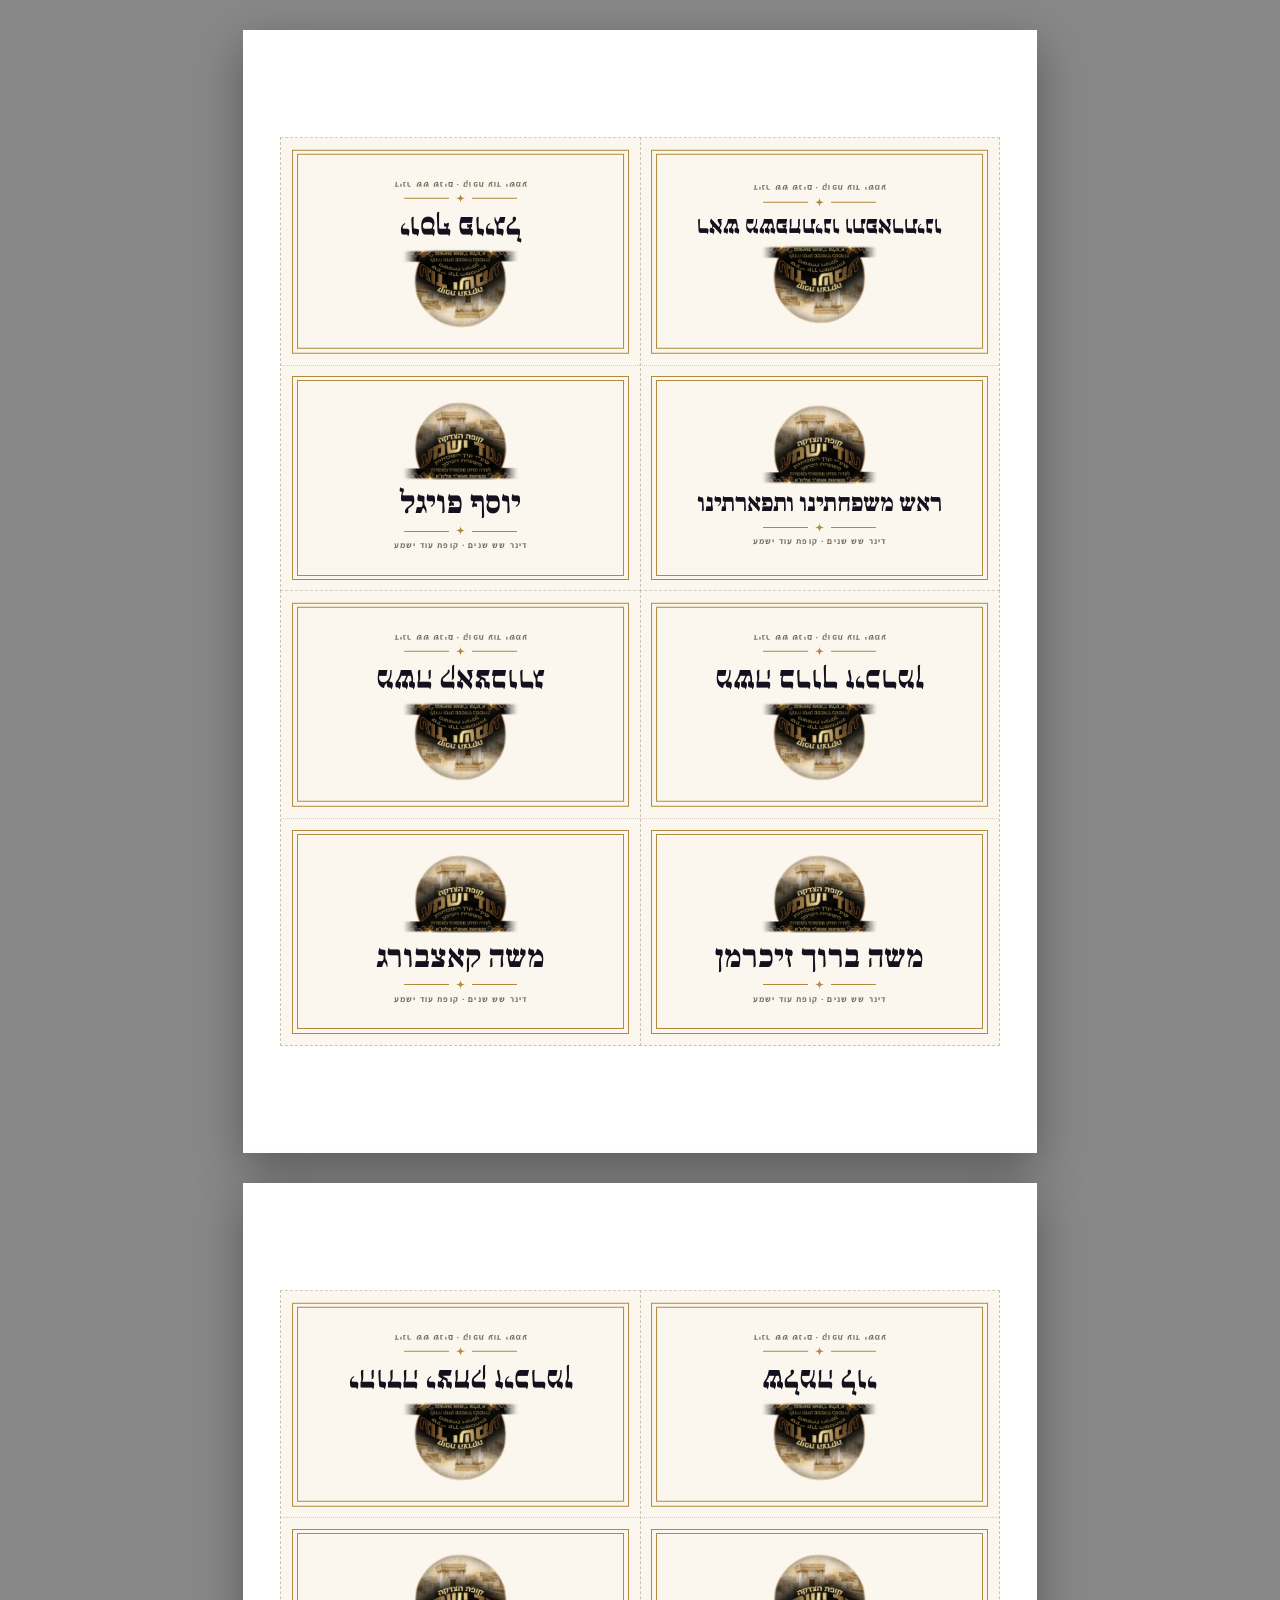
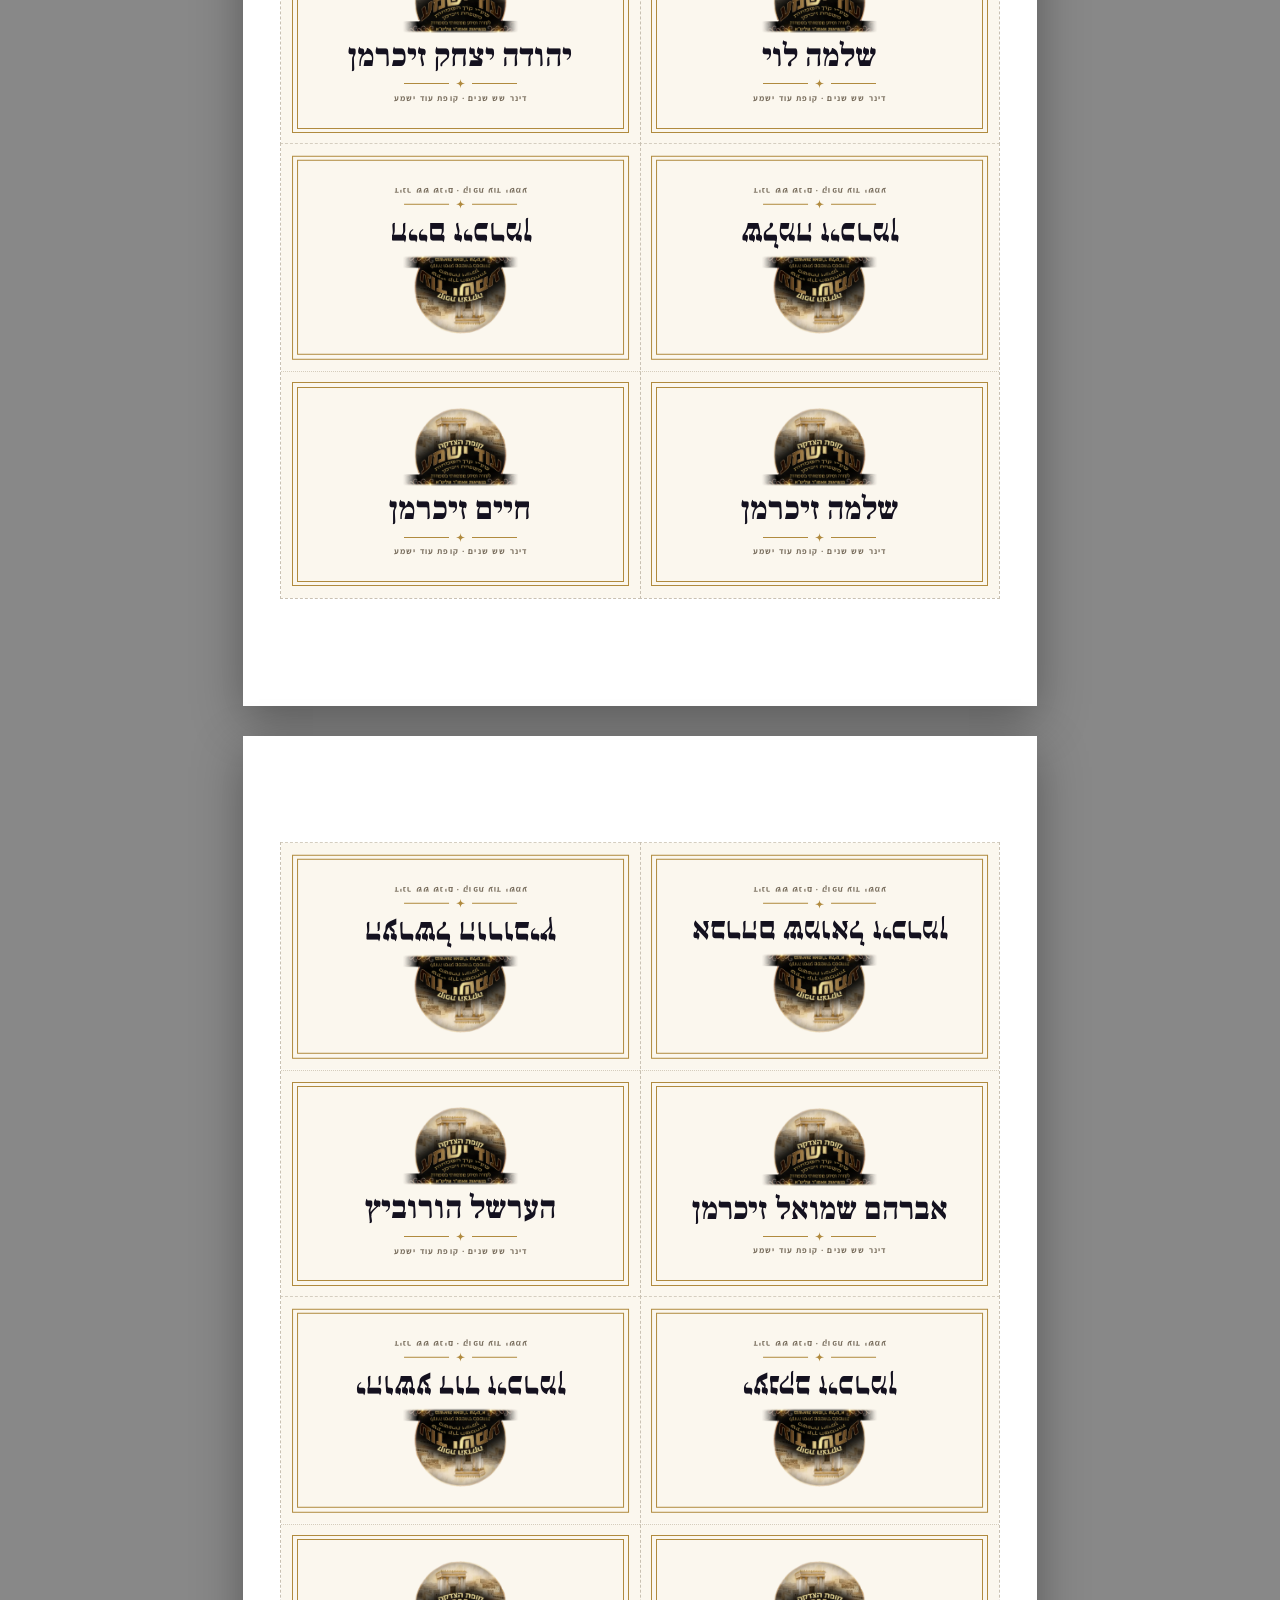
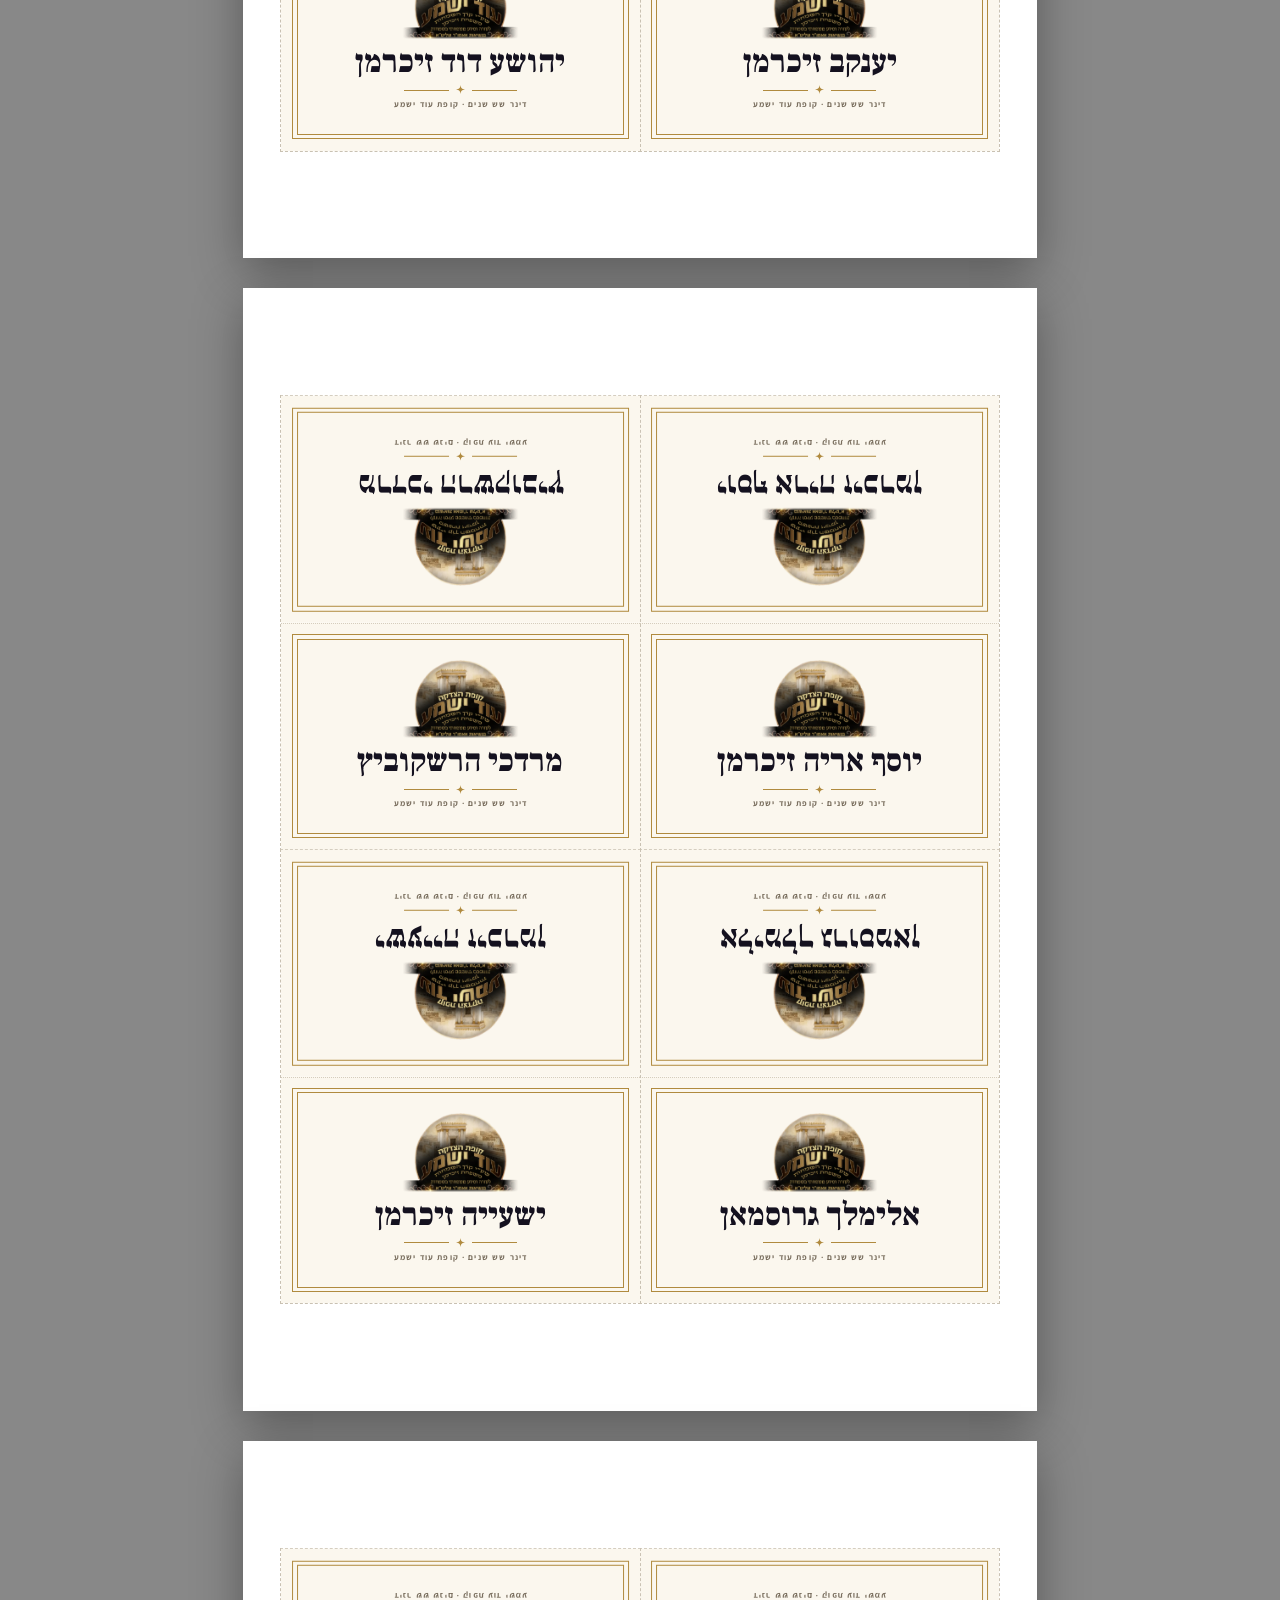
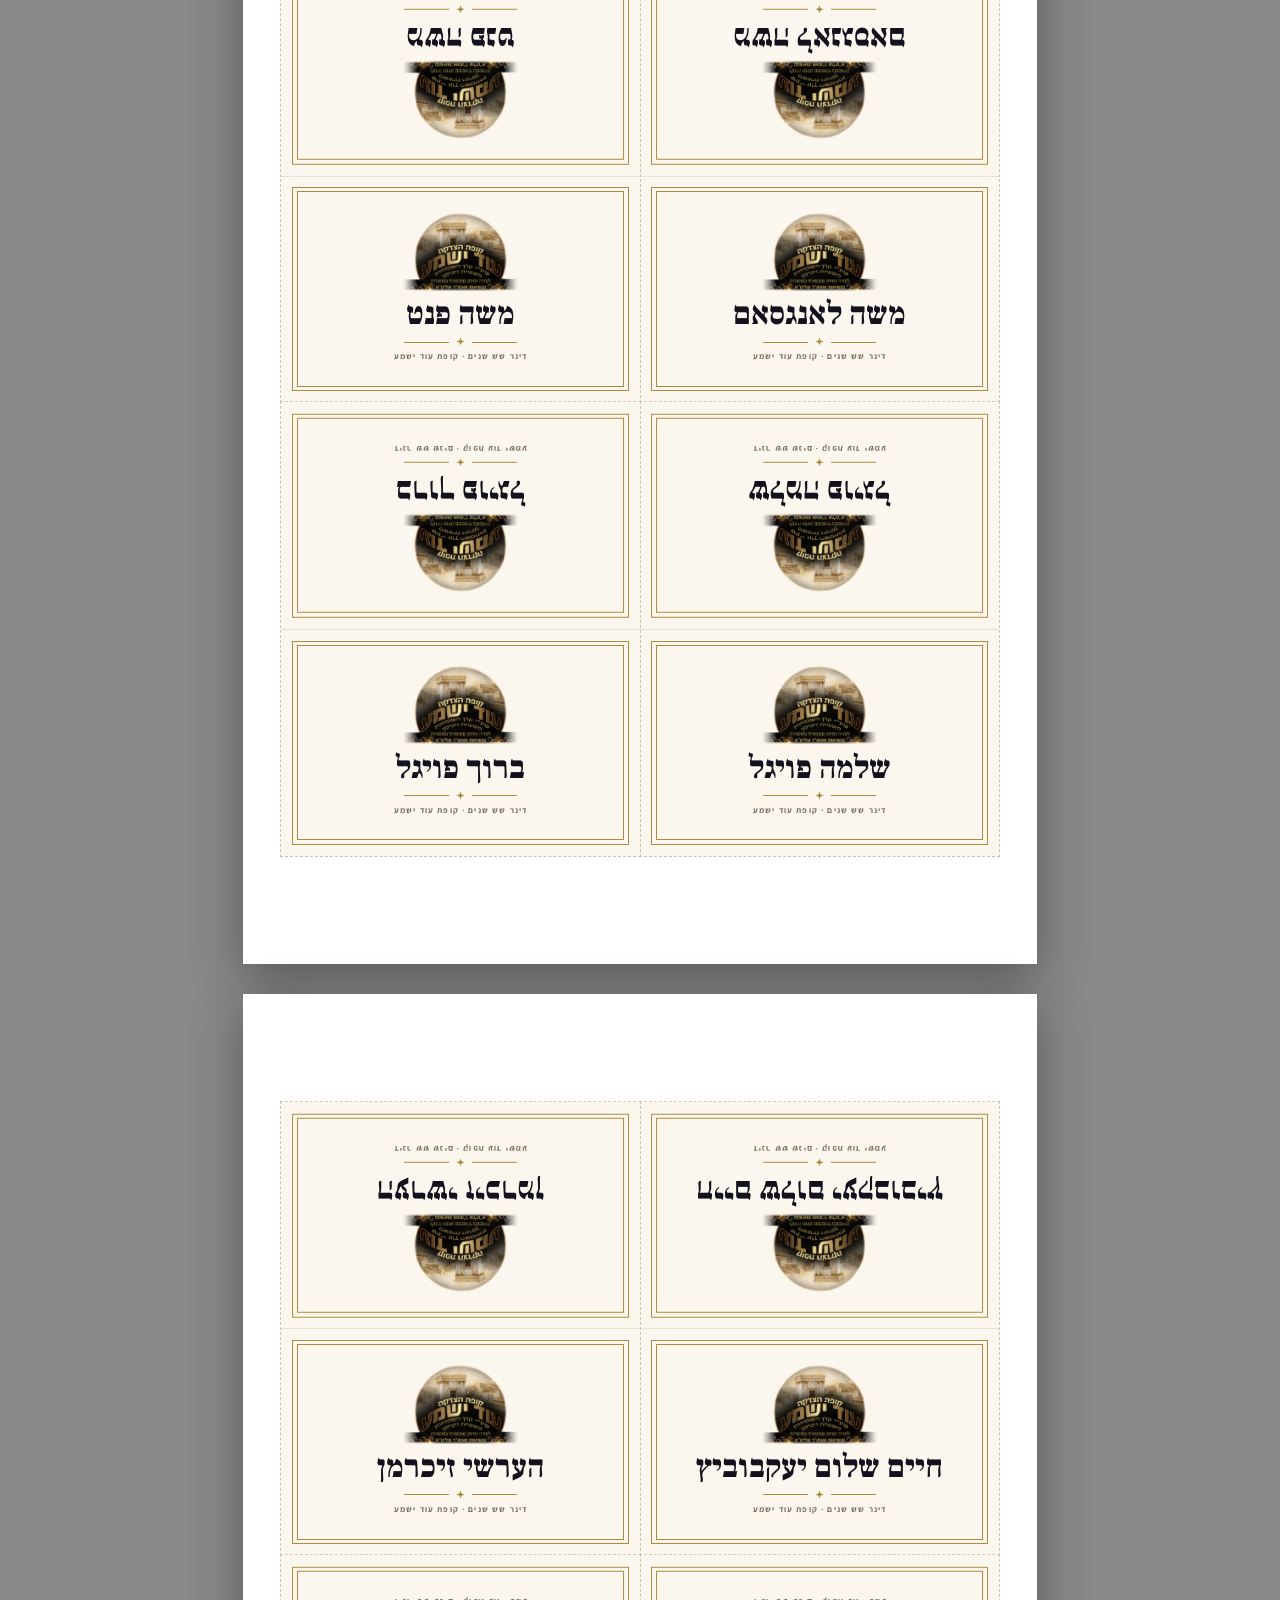
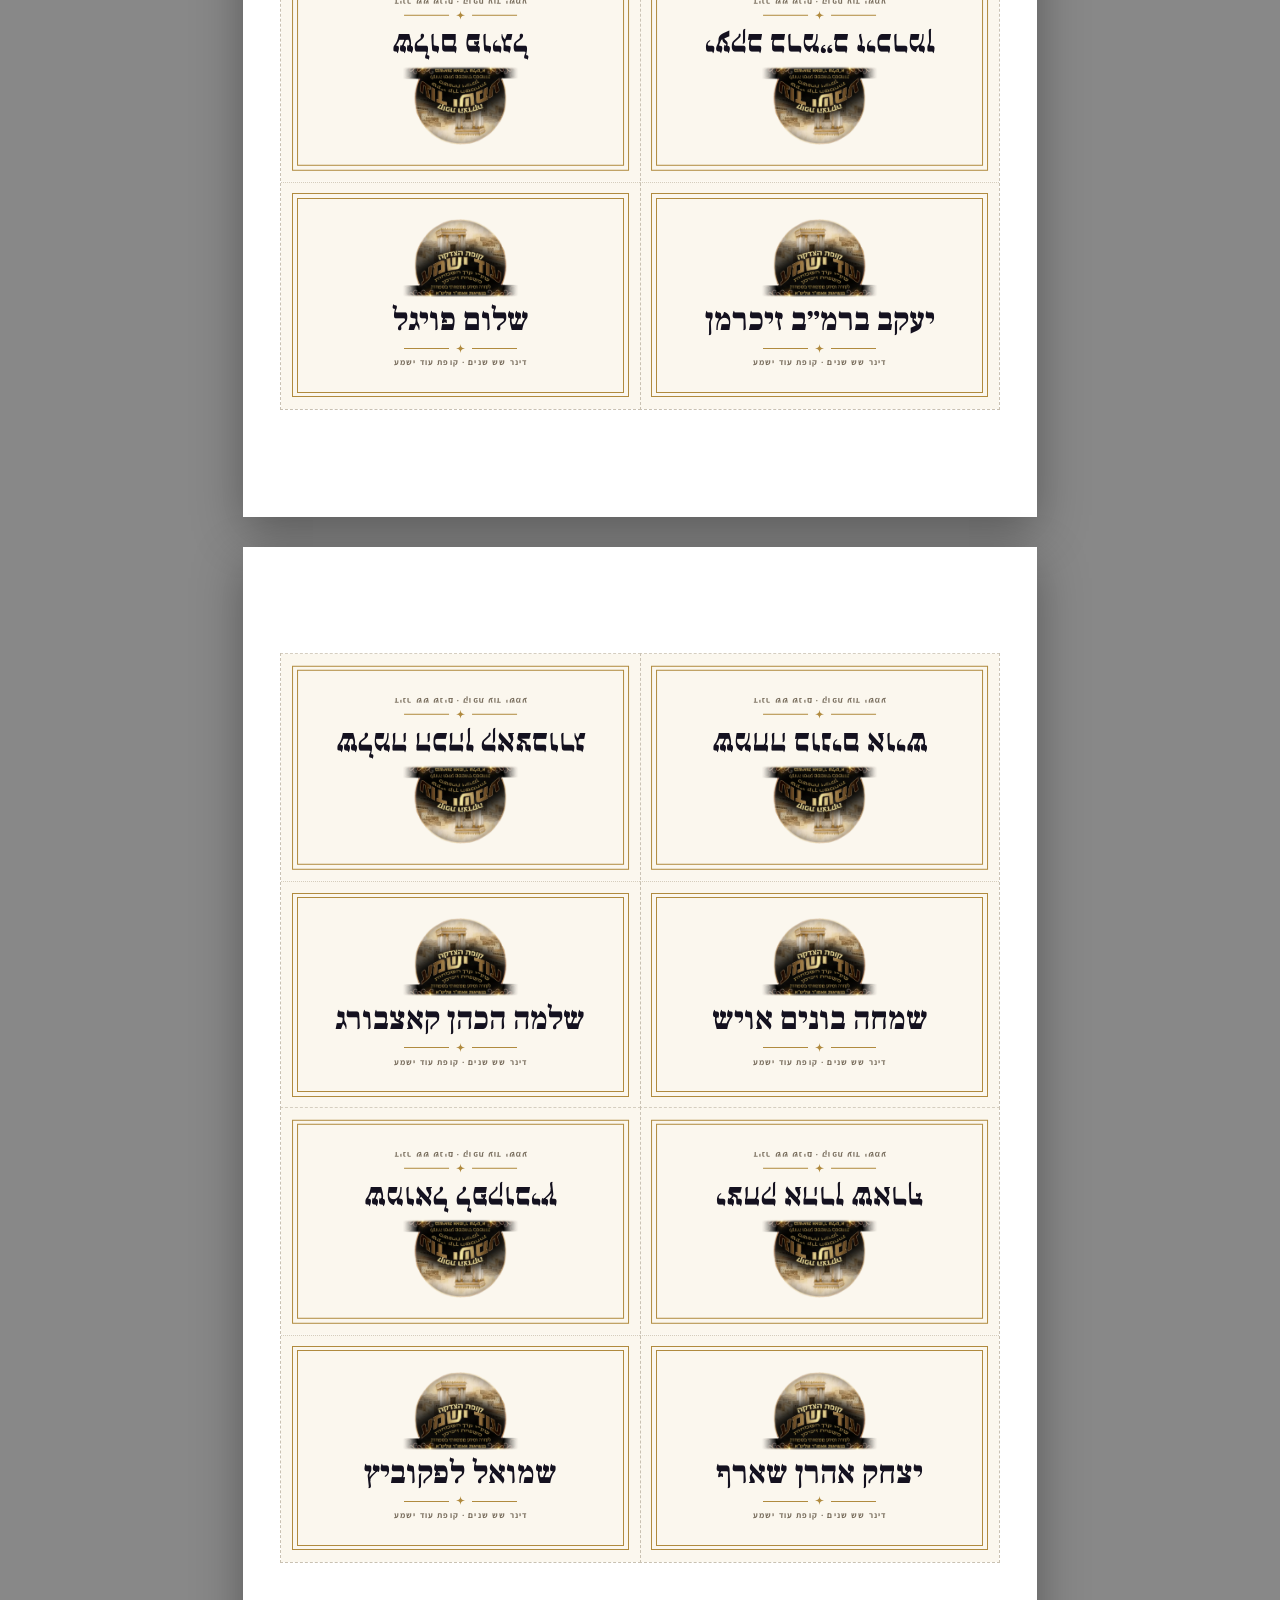
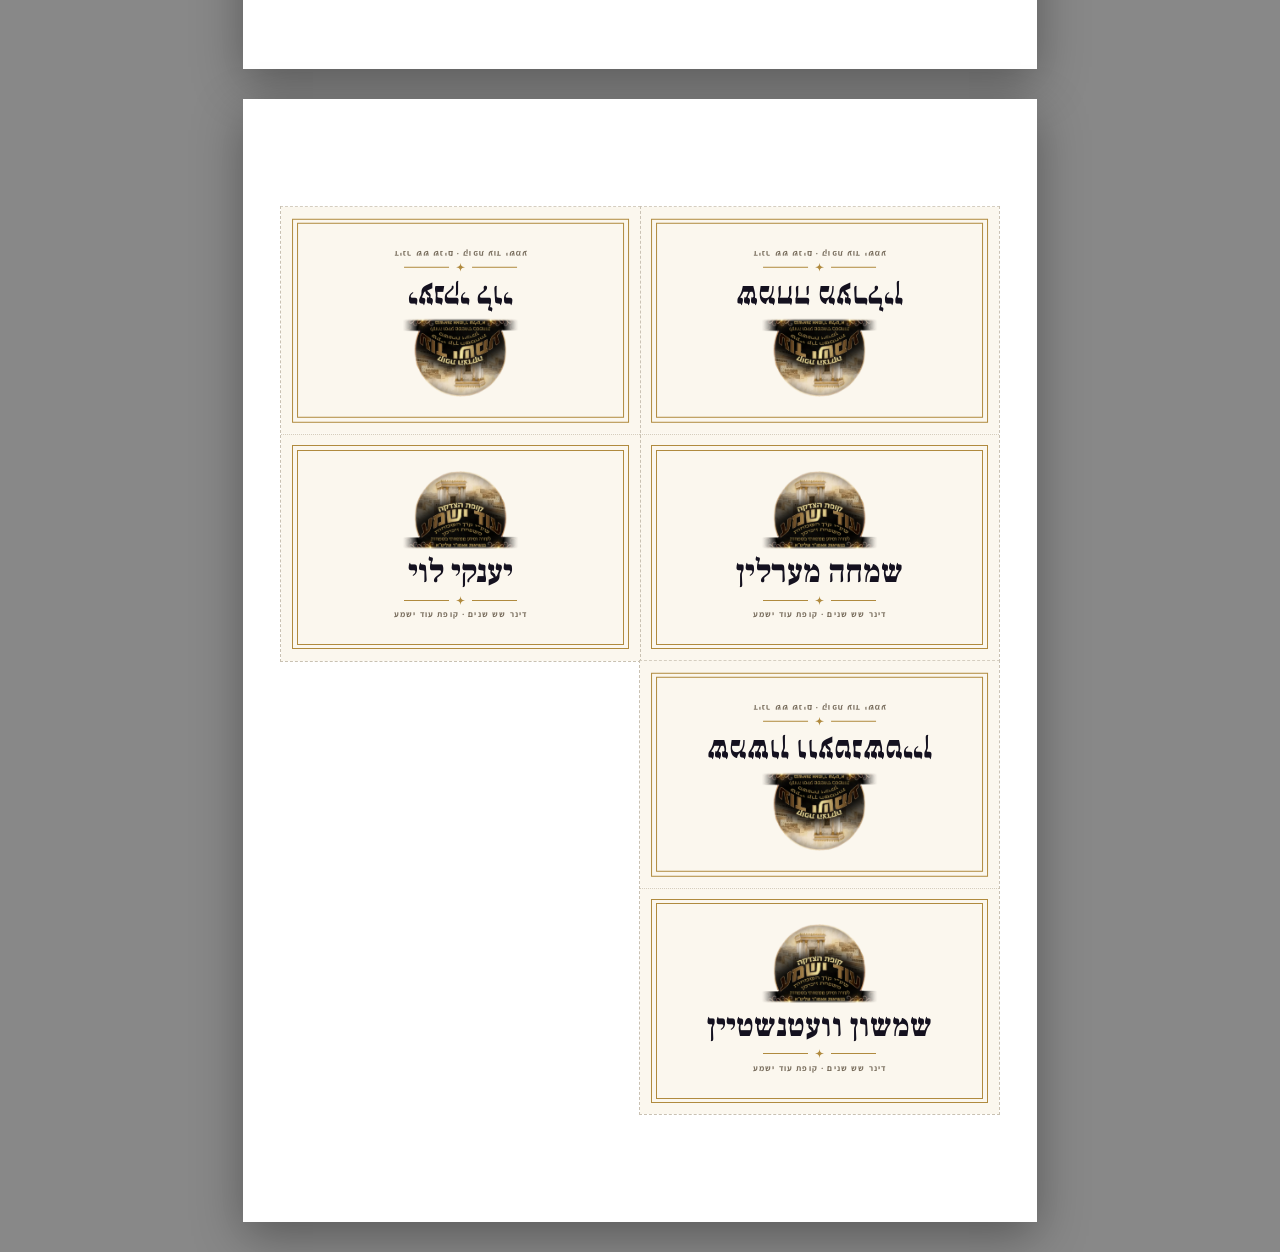
<file: placecards/index.html>
<!doctype html>
<html lang="he" dir="rtl">
<head>
<meta charset="utf-8">
<title>כרטיסי מקום עוד ישמע</title>
<link rel="preconnect" href="https://fonts.googleapis.com">
<link rel="preconnect" href="https://fonts.gstatic.com" crossorigin>
<link rel="stylesheet" href="https://fonts.googleapis.com/css2?family=Frank+Ruhl+Libre:wght@500;700;900&family=Assistant:wght@600;700&display=swap">
<style>
/* Layout: tent cards, 95x120mm flat, folded to a 95x60mm face; 4 per A4 sheet. Top face is upside down so the name reads from both sides */
:root{
  --navy:#14111f;
  --gold:#b08a3e;
  --gold-lt:#d9b86c;
  --ivory:#fbf7ee;
  --muted:#7a6f5f;
  --display:"Frank Ruhl Libre","David","Times New Roman",serif;
  --body:"Assistant","Arial Hebrew",Arial,sans-serif;
}
@page{size:210mm 297mm;margin:0}
*{box-sizing:border-box}
html,body{margin:0;background:#888}
body{-webkit-print-color-adjust:exact;print-color-adjust:exact;font-family:var(--body)}
.sheet{width:210mm;height:297mm;position:relative;background:#fff;page-break-after:always;break-after:page;margin:0 auto;
  display:grid;grid-template-columns:repeat(2,95mm);grid-template-rows:repeat(2,120mm);justify-content:center;align-content:center}
@media screen{.sheet{margin:8mm auto;box-shadow:0 4mm 12mm rgba(0,0,0,.35)}}
.card{position:relative;outline:.15mm dashed #c9c1b2}
.card::after{content:"";position:absolute;left:0;right:0;top:60mm;border-top:.15mm dotted #d5cdbd}
.face{height:60mm;position:relative;background:var(--ivory);display:flex;flex-direction:column;align-items:center;justify-content:center;padding:4mm 7mm 4.2mm;text-align:center}
.face.top{transform:rotate(180deg)}
.face .fr{position:absolute;inset:3mm;border:.3mm solid var(--gold)}
.face .fr::after{content:"";position:absolute;inset:.9mm;border:.12mm solid var(--gold)}
.face img{width:31mm;margin-top:-1mm}
.name{font-family:var(--display);font-weight:900;color:var(--navy);line-height:1.1;white-space:nowrap;margin-top:1.6mm}
.orn{display:flex;align-items:center;gap:1.8mm;color:var(--gold);margin-top:1.4mm}
.orn::before,.orn::after{content:"";width:12mm;height:.2mm;background:var(--gold)}
.orn svg{width:2.4mm;height:2.4mm}
.foot{font-weight:700;font-size:6.2pt;letter-spacing:.14em;color:var(--muted);margin-top:1.2mm}
</style>
</head>
<body>
<div id="out"></div>
<script>
const NAMES = [
  'ראש משפחתינו ותפארתינו', 'יוסף פויגל', 'משה ברוך זיכרמן', 'משה קאצבורג', 'שלמה לוי', 'יהודה יצחק זיכרמן',
  'שלמה זיכרמן', 'חיים זיכרמן', 'אברהם שמואל זיכרמן', 'הערשל הורוביץ', 'יענקב זיכרמן', 'יהושע דוד זיכרמן',
  'יוסף אריה זיכרמן', 'מרדכי הרשקוביץ', 'אלימלך גרוסמאן', 'ישעייה זיכרמן', 'משה לאנגסאם', 'משה פנט',
  'שלמה פויגל', 'ברוך פויגל', 'חיים שלום יעקבוביץ', 'הערשי זיכרמן', 'יעקב ברמ״ב זיכרמן', 'שלום פויגל',
  'שמחה בונים אויש', 'שלמה הכהן קאצבורג', 'יצחק אהרן שארף', 'שמואל לפקוביץ', 'שמחה מערלין', 'יענקי לוי',
  'שמשון וועטנשטיין'
];
const STAR = '<svg viewBox="0 0 20 20"><path d="M10 0C10.8 7 13 9.2 20 10C13 10.8 10.8 13 10 20C9.2 13 7 10.8 0 10C7 9.2 9.2 7 10 0Z" fill="currentColor"/></svg>';
const face = (n, cls) => `<div class="face ${cls}"><div class="fr"></div><img src="od-logo.webp" alt=""><div class="name">${n}</div><div class="orn">${STAR}</div><div class="foot">דינר שש שנים · קופת עוד ישמע</div></div>`;
let html = '';
for (let i = 0; i < NAMES.length; i += 4) {
  html += '<section class="sheet">' + NAMES.slice(i, i + 4).map(n => `<div class="card">${face(n, 'top')}${face(n, 'bottom')}</div>`).join('') + '</section>';
}
document.getElementById('out').innerHTML = html;
// size each name to fill the face width without overflowing
document.fonts.ready.then(() => {
  document.querySelectorAll('.name').forEach(el => {
    let pt = 24; el.style.fontSize = pt + 'pt';
    const max = el.parentElement.clientWidth - 2 * 50;
    while (el.scrollWidth > max && pt > 12) { pt -= 0.5; el.style.fontSize = pt + 'pt'; }
  });
  document.body.dataset.ready = '1';
});
</script>
</body>
</html>
</file>
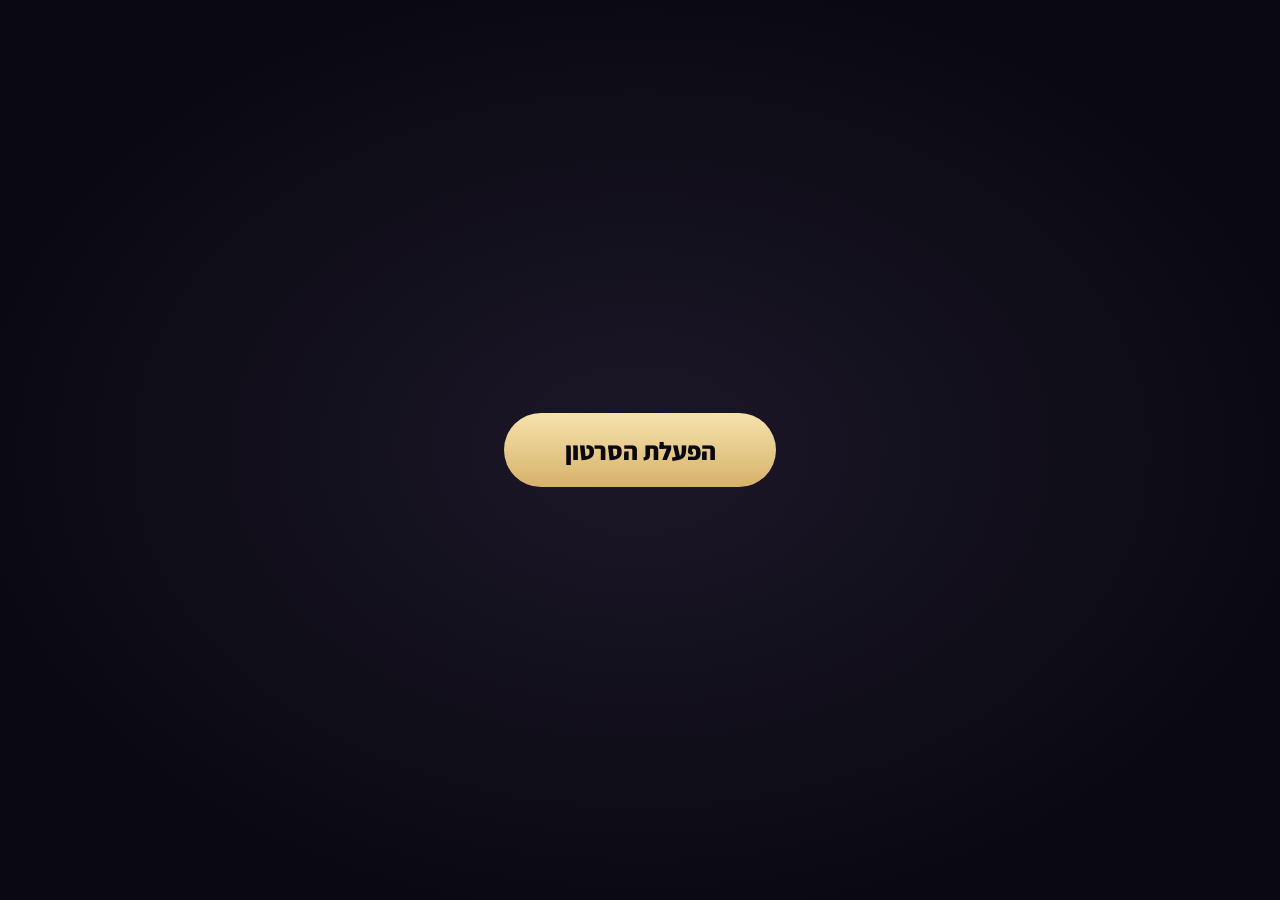
<file: summary/index.html>
<!doctype html>
<html lang="he" dir="rtl">
<head>
<meta charset="utf-8">
<meta name="viewport" content="width=device-width, initial-scale=1">
<title>סיכום ערב עוד ישמע</title>
<link rel="preconnect" href="https://fonts.googleapis.com">
<link rel="preconnect" href="https://fonts.gstatic.com" crossorigin>
<link rel="stylesheet" href="https://fonts.googleapis.com/css2?family=Frank+Ruhl+Libre:wght@500;700;900&family=Assistant:wght@400;600;700;800&display=swap">
<style>
/* Layout: one continuous beat-cut reel (124 bpm) of full-bleed photos, with gold chapter captions and a live counter for the donation climb */
:root{
  --night:#0a0911; --gold:#d6b26a; --gold-hi:#f6e3ad; --ivory:#f2ebde; --soft:#cfc4b2;
  --display:"Frank Ruhl Libre","David","Times New Roman",serif;
  --body:"Assistant","Arial Hebrew",Arial,sans-serif;
  color-scheme:dark;
}
html,body{height:100%;margin:0}
body{background:#000;color:var(--ivory);font-family:var(--body);overflow:hidden;direction:rtl}
*{box-sizing:border-box}
.num{unicode-bidi:isolate;direction:ltr;display:inline-block}
#stage{position:fixed;inset:0;background:radial-gradient(ellipse at 50% 40%,#1c1728,var(--night) 70%);overflow:hidden}
.it{position:absolute;inset:0;opacity:0}
.ph{background-size:cover;background-position:center}
.go .ph{animation:kb var(--len) linear var(--at) both}
@keyframes kb{0%{opacity:0;transform:scale(1.04)}9%{opacity:1}91%{opacity:1}100%{opacity:0;transform:scale(1.13)}}
.ph:nth-of-type(odd){transform-origin:35% 45%} .ph:nth-of-type(even){transform-origin:65% 55%}
.it video{width:100%;height:100%;object-fit:cover;display:block}
.go .vid{animation:fade var(--len) linear var(--at) both}
@keyframes fade{0%{opacity:0}7%{opacity:1}93%{opacity:1}100%{opacity:0}}
.shade{position:absolute;inset:0;pointer-events:none;background:radial-gradient(ellipse at center,transparent 50%,rgba(0,0,0,.55) 100%),linear-gradient(0deg,rgba(0,0,0,.55),transparent 32%);z-index:5}

/* overlays */
.ov{position:absolute;z-index:8;opacity:0;pointer-events:none}
.go .ov{animation:txt var(--len) cubic-bezier(.2,.7,.2,1) var(--at) both}
@keyframes txt{0%{opacity:0;transform:translateY(2.5vmin);filter:blur(6px)}12%{opacity:1;transform:none;filter:none}88%{opacity:1}100%{opacity:0}}
.chapter{right:6vw;bottom:9vh;display:flex;flex-direction:column;align-items:flex-start;gap:1vmin}
.chapter i{width:9vmin;height:.6vmin;background:var(--gold)}
.chapter b{font-family:var(--display);font-weight:900;font-size:clamp(32px,8.5vmin,110px);line-height:1;color:#fff;text-shadow:0 .5vmin 3vmin rgba(0,0,0,.7)}
.chapter span{font-weight:700;font-size:clamp(16px,3.2vmin,40px);color:var(--gold-hi);text-shadow:0 .3vmin 2vmin rgba(0,0,0,.8)}
.card{inset:0;display:flex;flex-direction:column;align-items:center;justify-content:center;gap:2.4vmin;text-align:center;
  background:radial-gradient(ellipse at 50% 40%,#231c33,var(--night) 72%);padding:0 6vw}
.card .logo{width:min(560px,40vw);filter:drop-shadow(0 0 3vmin rgba(214,178,106,.3))}
.card .k{font-weight:800;letter-spacing:.2em;color:var(--gold);font-size:clamp(16px,3.4vmin,40px)}
.card h1{font-family:var(--display);font-weight:900;font-size:clamp(40px,11vmin,140px);line-height:1.05;margin:0;color:var(--gold-hi);text-shadow:0 .5vmin 0 #8a6a2c}
.card h2{font-family:var(--display);font-weight:700;font-size:clamp(26px,6.4vmin,80px);line-height:1.2;margin:0;color:var(--ivory)}
.card p{margin:0;font-size:clamp(18px,3.8vmin,46px);color:var(--soft);line-height:1.4}
.card .motto{font-family:var(--display);font-weight:900;font-size:clamp(34px,9vmin,118px);line-height:1.2;color:var(--gold-hi);text-shadow:0 .5vmin 0 #8a6a2c,0 0 5vmin rgba(214,178,106,.3)}
.sign{left:50%;top:44%;transform:translate(-50%,-50%);text-align:center}
.go .sign{animation:stamp var(--len) cubic-bezier(.2,1.4,.4,1) var(--at) both}
@keyframes stamp{0%{opacity:0;transform:translate(-50%,-50%) scale(1.6)}14%{opacity:1;transform:translate(-50%,-50%) scale(1)}86%{opacity:1}100%{opacity:0}}
.sign b{display:block;font-family:var(--display);font-weight:900;font-size:clamp(44px,13vmin,170px);color:var(--gold-hi);text-shadow:0 .6vmin 0 #8a6a2c,0 0 6vmin rgba(0,0,0,.9);white-space:nowrap}
.sign span{font-weight:800;font-size:clamp(18px,4vmin,50px);color:#fff;text-shadow:0 .3vmin 2vmin #000}
.counter{left:50%;top:5vh;transform:translateX(-50%);background:rgba(10,9,17,.82);border:.25vmin solid var(--gold);border-radius:2vmin;padding:1.4vmin 4vmin;text-align:center;box-shadow:0 2vmin 5vmin rgba(0,0,0,.6)}
.counter small{display:block;font-weight:800;letter-spacing:.16em;color:var(--gold);font-size:clamp(12px,2.4vmin,28px)}
.counter b{font-family:var(--display);font-weight:900;font-size:clamp(36px,9vmin,112px);line-height:1;color:var(--gold-hi)}
.counter b em{font-style:normal;font-size:.42em;margin-inline-start:1.4vmin;color:var(--gold)}
.stats{display:grid;grid-template-columns:repeat(3,minmax(0,1fr));gap:3vmin;width:min(1500px,92vw);margin-top:2vmin}
.stats div{border-top:.4vmin solid var(--gold);padding-top:2vmin;display:flex;flex-direction:column;gap:1vmin}
.stats b{font-family:var(--display);font-weight:900;font-size:clamp(30px,8vmin,100px);color:var(--ivory);line-height:1}
.stats div > span{font-size:clamp(14px,2.8vmin,34px);color:var(--soft)}
.big{font-family:var(--display);font-weight:900;font-size:clamp(60px,19vmin,240px);line-height:1;color:var(--gold-hi);text-shadow:0 .7vmin 0 #8a6a2c,0 0 6vmin rgba(214,178,106,.3)}
.big em{font-style:normal;font-size:.36em;color:var(--gold);margin-inline-start:2vmin;text-shadow:none}

#start{position:fixed;inset:0;z-index:30;display:grid;place-items:center;background:radial-gradient(ellipse at center,#1c1728,var(--night) 75%);transition:opacity .8s}
#start.gone{opacity:0;pointer-events:none}
#start button{font:800 clamp(16px,2.8vmin,28px) var(--body);color:var(--night);background:linear-gradient(180deg,var(--gold-hi),var(--gold));border:0;border-radius:999px;padding:.8em 2.4em;cursor:pointer}
#start button:focus-visible{outline:2px solid var(--gold-hi);outline-offset:3px}
@media (prefers-reduced-motion:reduce){.go .ph{animation-name:fade}}
</style>
</head>
<body>
<div id="stage"><div id="reel"></div><div class="shade"></div></div>
<div id="start"><button id="play" type="button">הפעלת הסרטון</button></div>
<script>
(function(){
  const B = 60 / 124;                 // one beat at 124 bpm
  const S = 3 * B;                    // photo step: three beats
  const reel = document.getElementById('reel');
  let t = 0;
  const items = [];
  const add = (cls, html, at, len, extra) => { items.push({cls, html, at, len, extra}); };
  const photo = (n, len = S) => { add('it ph', '', t, len + .3, {bg: 'img/' + n + '.jpg'}); t += len; };
  const clip = (name, len) => { add('it vid', `<video src="img/clip-${name}.webm" muted playsinline preload="auto" data-at="${t}"></video>`, t, len + .3); t += len; };
  const card = (html, len) => { add('ov card', html, t, len + .3); t += len; };
  const chapter = (title, sub, at, len = 2 * S) => add('ov chapter', `<i></i><b>${title}</b>${sub ? `<span>${sub}</span>` : ''}`, at, len);

  card(`<img class="logo" src="img/od-logo.png" alt="קופת עוד ישמע"><div class="k">דינר שש שנים</div><h2>ערב של שמחה, נתינה ושותפות</h2>`, 12 * B);

  chapter('ההכנות', 'כל פרט במקומו', t);
  [9599, 9603].forEach(n => photo(n));
  photo(9601, 2 * S);

  chapter('השולחן ערוך', 'ברמה של אירוע מלכותי', t);
  [9604, 9605, 9613, 9614].forEach(n => photo(n));
  clip('table', 9 * B);
  [9618, 9620, 9621, 9623].forEach(n => photo(n));
  photo(9617, 2 * S);

  chapter('המשפחה מתכנסת', 'שולחן אחד, לב אחד', t);
  [9637].forEach(n => photo(n));
  clip('meal', 9 * B);
  [9664, 9645, 9665, 9666].forEach(n => photo(n));  // fish course, then the blintzes dessert

  chapter('דברי חיזוק', '', t);
  photo(9653, 2 * S); photo(9659, 2 * S);
  clip('speech', 10 * B);

  chapter('רגע ההתרמה', 'השותפים הצטרפו, אחד אחרי השני', t);
  const climb0 = t;
  [9668, 9669, 9671, 9672, 9673, 9674].forEach(n => photo(n));
  const goalAt = t;
  photo(9675, 2 * S);
  add('ov sign', '<b>היעד נשבר!</b><span>מעל <span class="num">4,000</span> ₪ לחודש</span>', goalAt, 2 * S);
  [9676, 9679, 9680].forEach(n => photo(n));
  photo(9682, 2 * S);
  const climb1 = t;

  card(`<div class="k">סיכום הערב</div><div class="big"><span class="num">6,276</span><em>₪ לחודש</em></div>
    <div class="stats"><div><b><span class="num">157%</span></b><span>מהיעד של 4,000 ₪</span></div><div><b><span class="num">29</span></b><span>שותפים הצטרפו הערב</span></div><div><b><span class="num">75,312</span> ₪</b><span>בשנה לשמחות המשפחה</span></div></div>`, 18 * B);
  card(`<h2>תודה לכל השותפים,<br>לנותני החסות ולכל מי שנתן יד</h2><p>יחד הפכנו ערב אחד לשיא חדש</p>`, 9 * B);
  const end = t;
  card(`<img class="logo" src="img/od-logo.png" alt="קופת עוד ישמע"><div class="motto">״מיר זענען אלע א חלק<br>פון די שמחה״</div>`, 16 * B);
  window.__total = t;

  // build DOM
  reel.innerHTML = items.map(i => `<div class="${i.cls}" style="--at:${i.at.toFixed(3)}s;--len:${i.len.toFixed(3)}s${i.extra && i.extra.bg ? `;background-image:url(${i.extra.bg})` : ''}">${i.html}</div>`).join('');

  // counter follows the photos of the screen: 1,200 at the first, 4,128 at the goal photo, 6,276 at the last
  const keys = [[climb0, 1200], [goalAt, 4128], [climb1 - 2 * S, 6276]];
  const fmt = n => Math.round(n).toLocaleString('en-US');
  function tick(){
    const st = (performance.now() - window.__sceneT0) / 1000; const el = document.getElementById('cnt');
    if (el) {
      let v = keys[0][1];
      for (let k = 0; k < keys.length - 1; k++) { const [a, va] = keys[k], [b, vb] = keys[k + 1]; if (st >= a) v = st >= b ? vb : va + (vb - va) * ((st - a) / (b - a)); }
      el.textContent = fmt(v);
    }
    if (st < window.__total) requestAnimationFrame(tick);
  }
  function startVideos(){
    if (window.__RENDER) return;
    document.querySelectorAll('video').forEach(v => setTimeout(() => { v.currentTime = 0; v.play().catch(() => {}); }, (+v.dataset.at) * 1000));
  }
  window.__start = () => { window.__sceneT0 = performance.now(); document.getElementById('stage').classList.add('go', 'scene', 'active'); startVideos(); requestAnimationFrame(tick); };
  // the renderer clicks #go; a viewer clicks the play button
  const go = document.createElement('button'); go.id = 'go'; go.hidden = true; go.onclick = () => { document.getElementById('start').classList.add('gone'); window.__start(); }; document.body.appendChild(go);
  document.getElementById('play').onclick = () => { try { document.documentElement.requestFullscreen().catch(() => {}); } catch (e) {} go.click(); };
})();
</script>
</body>
</html>
</file>
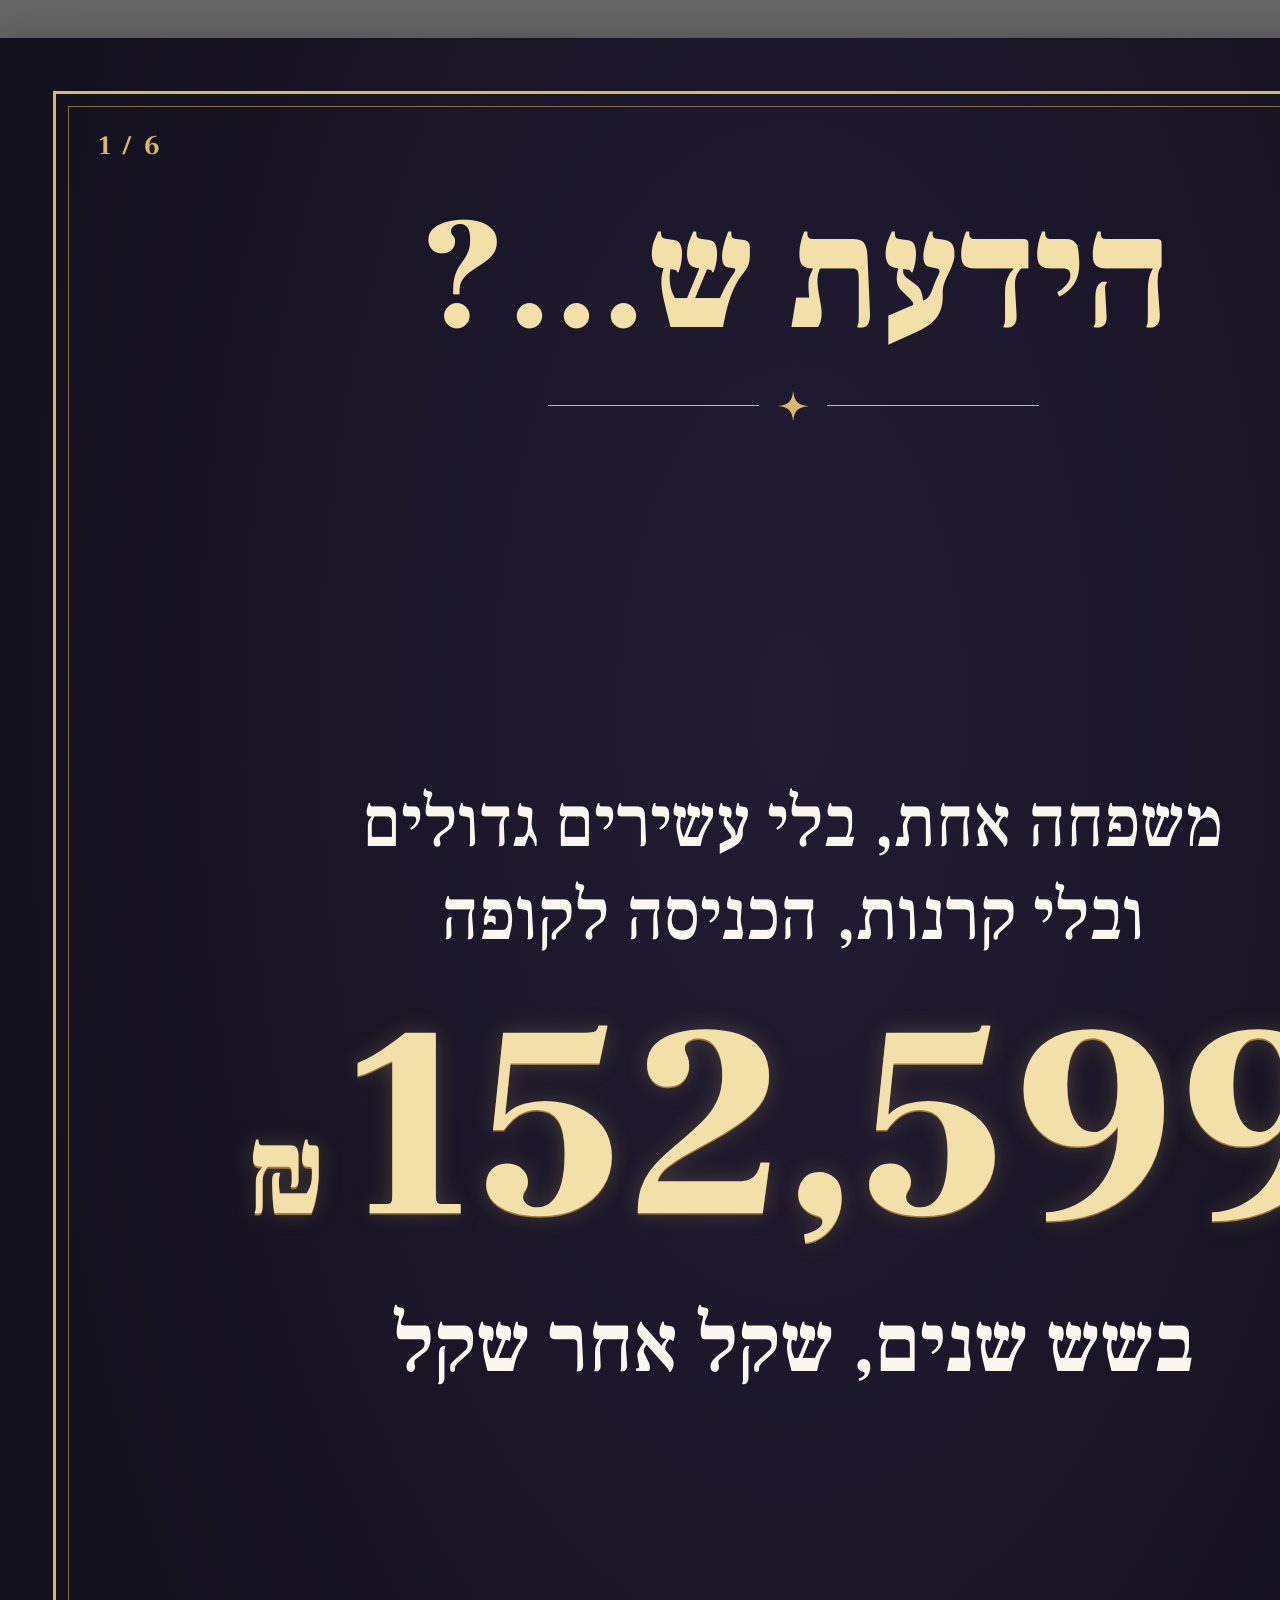
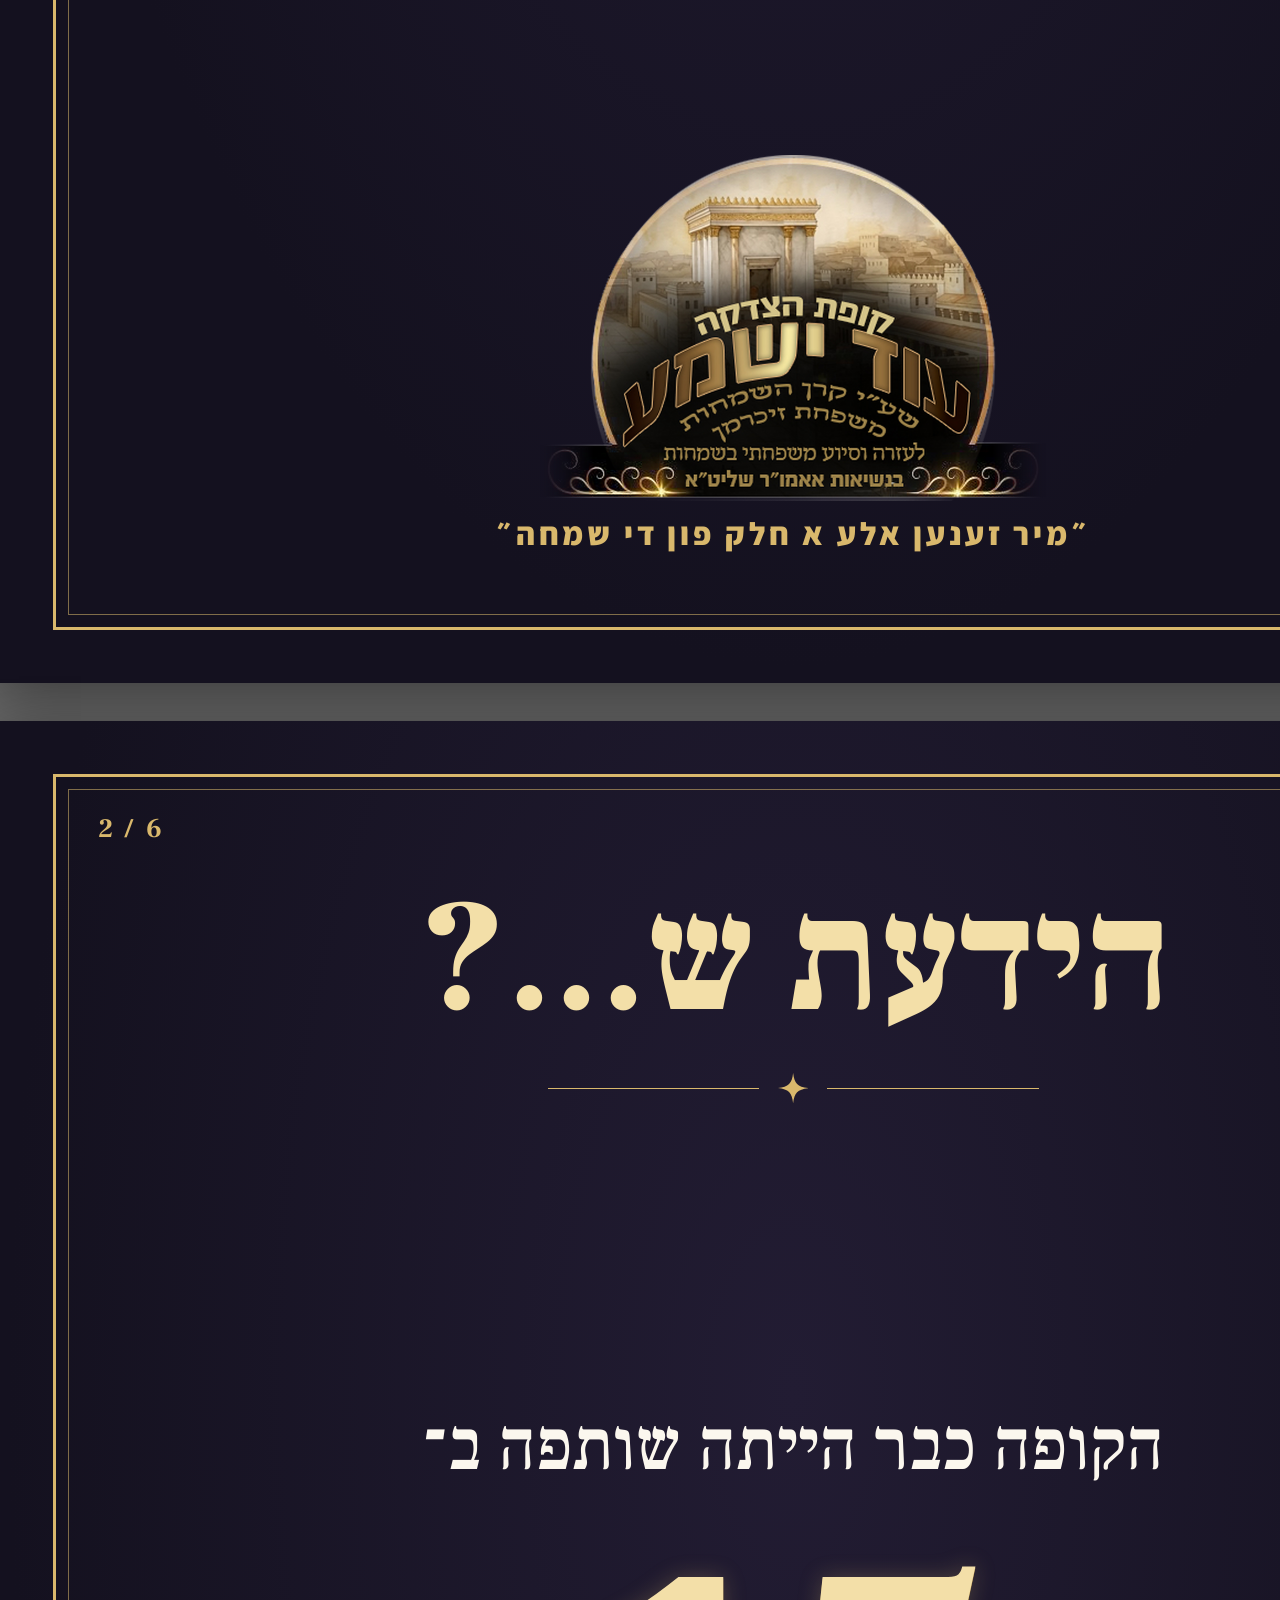
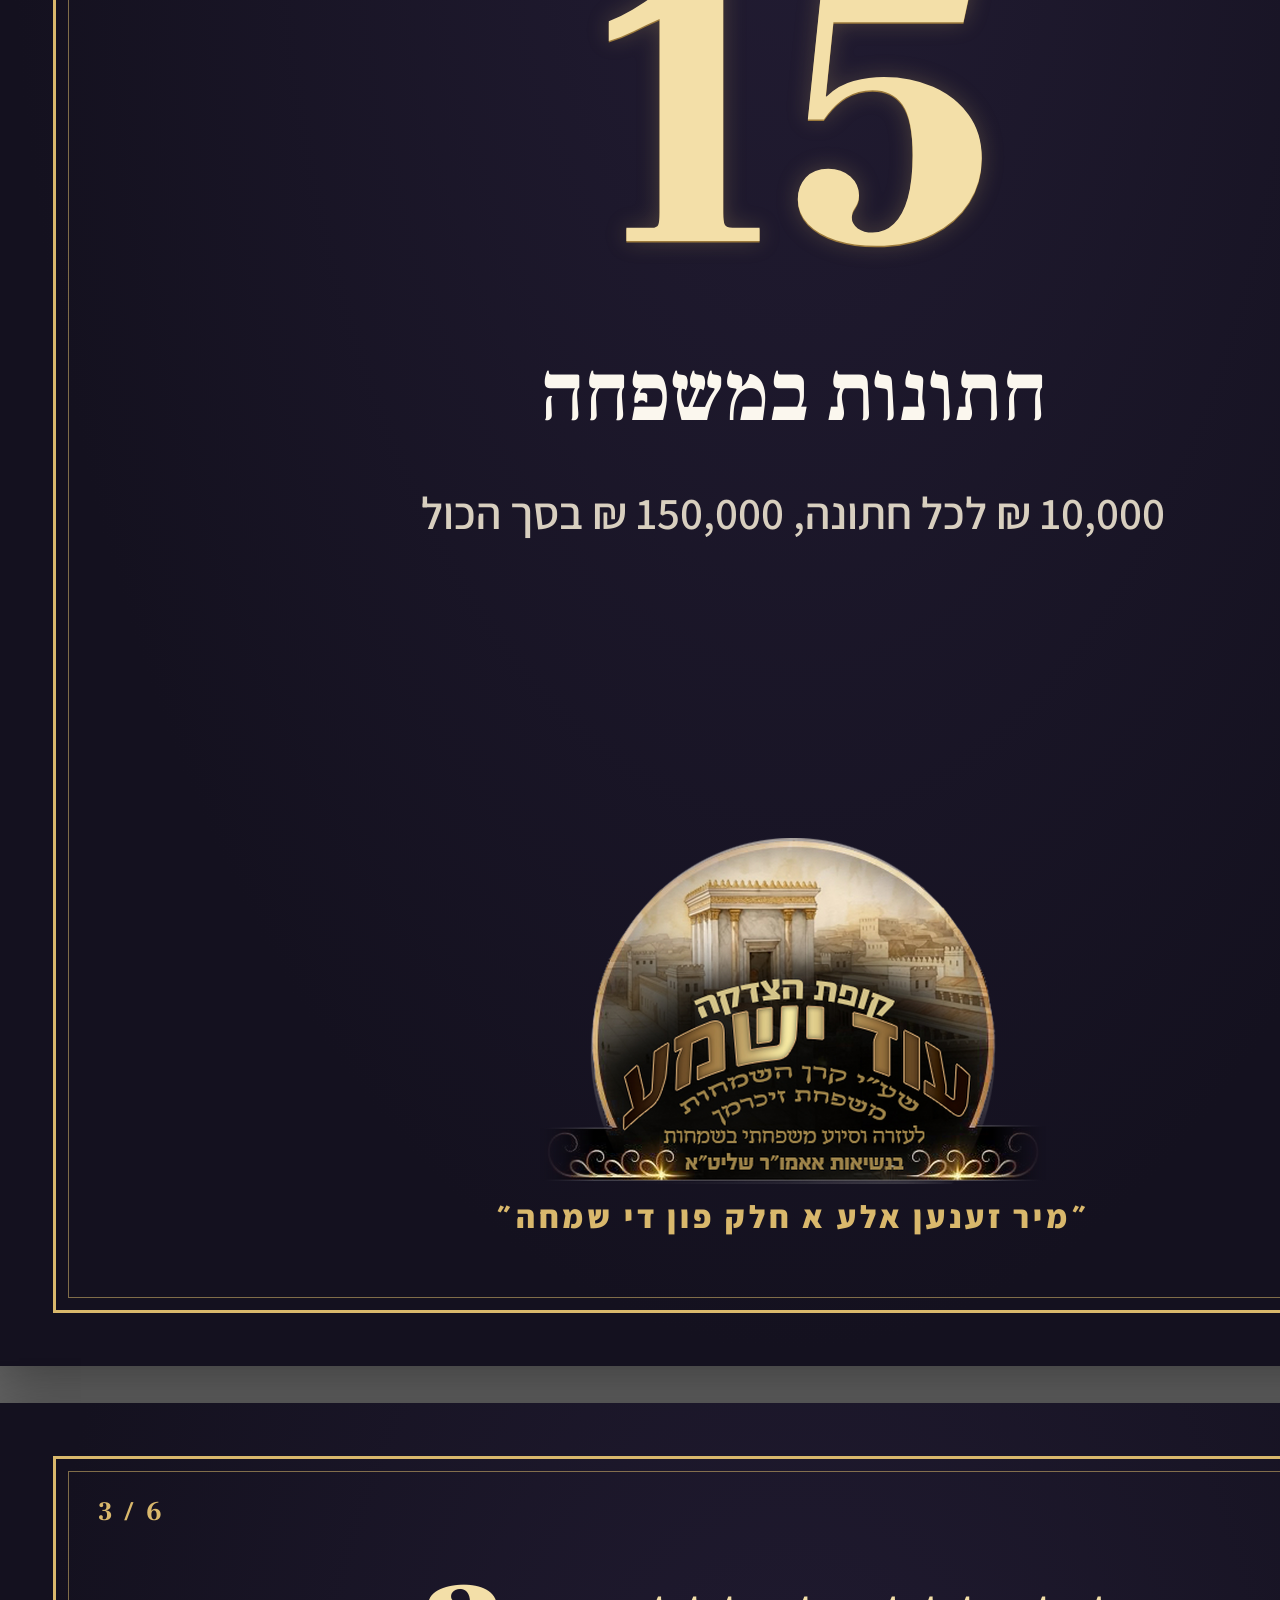
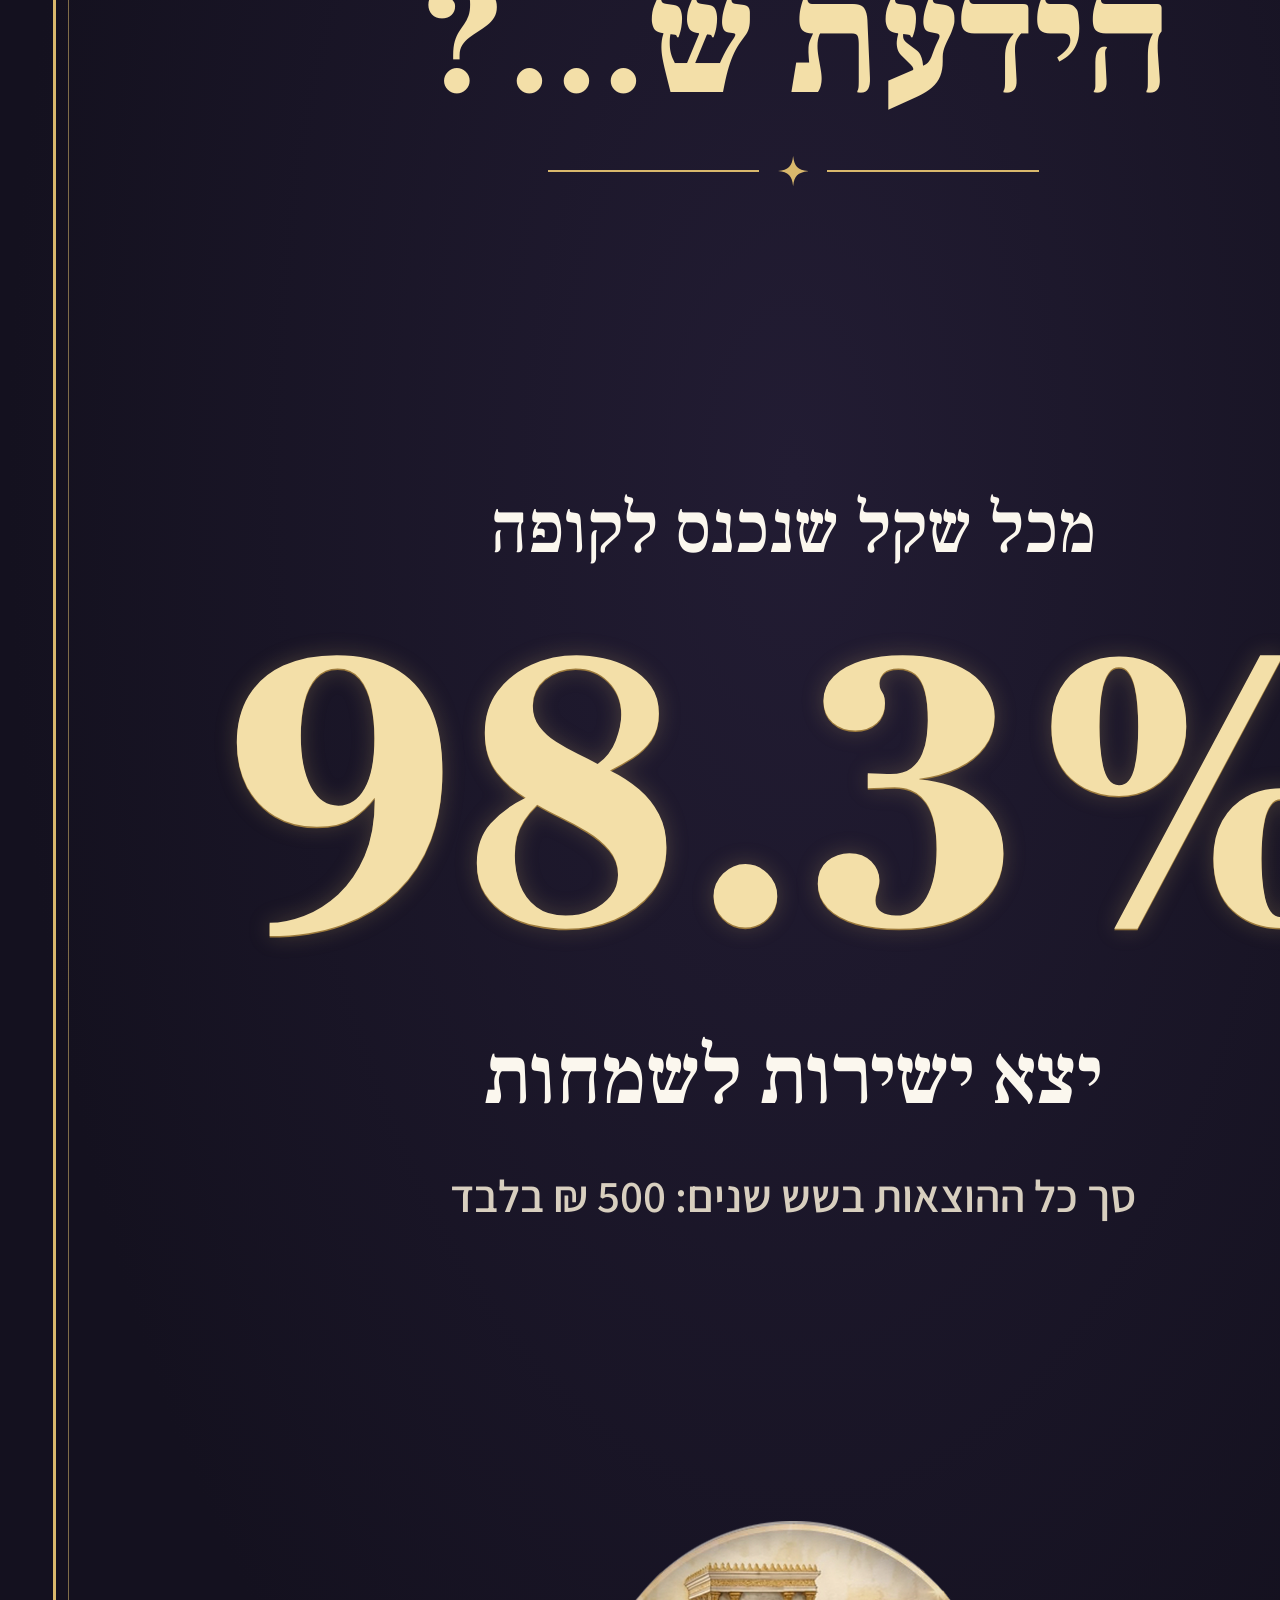
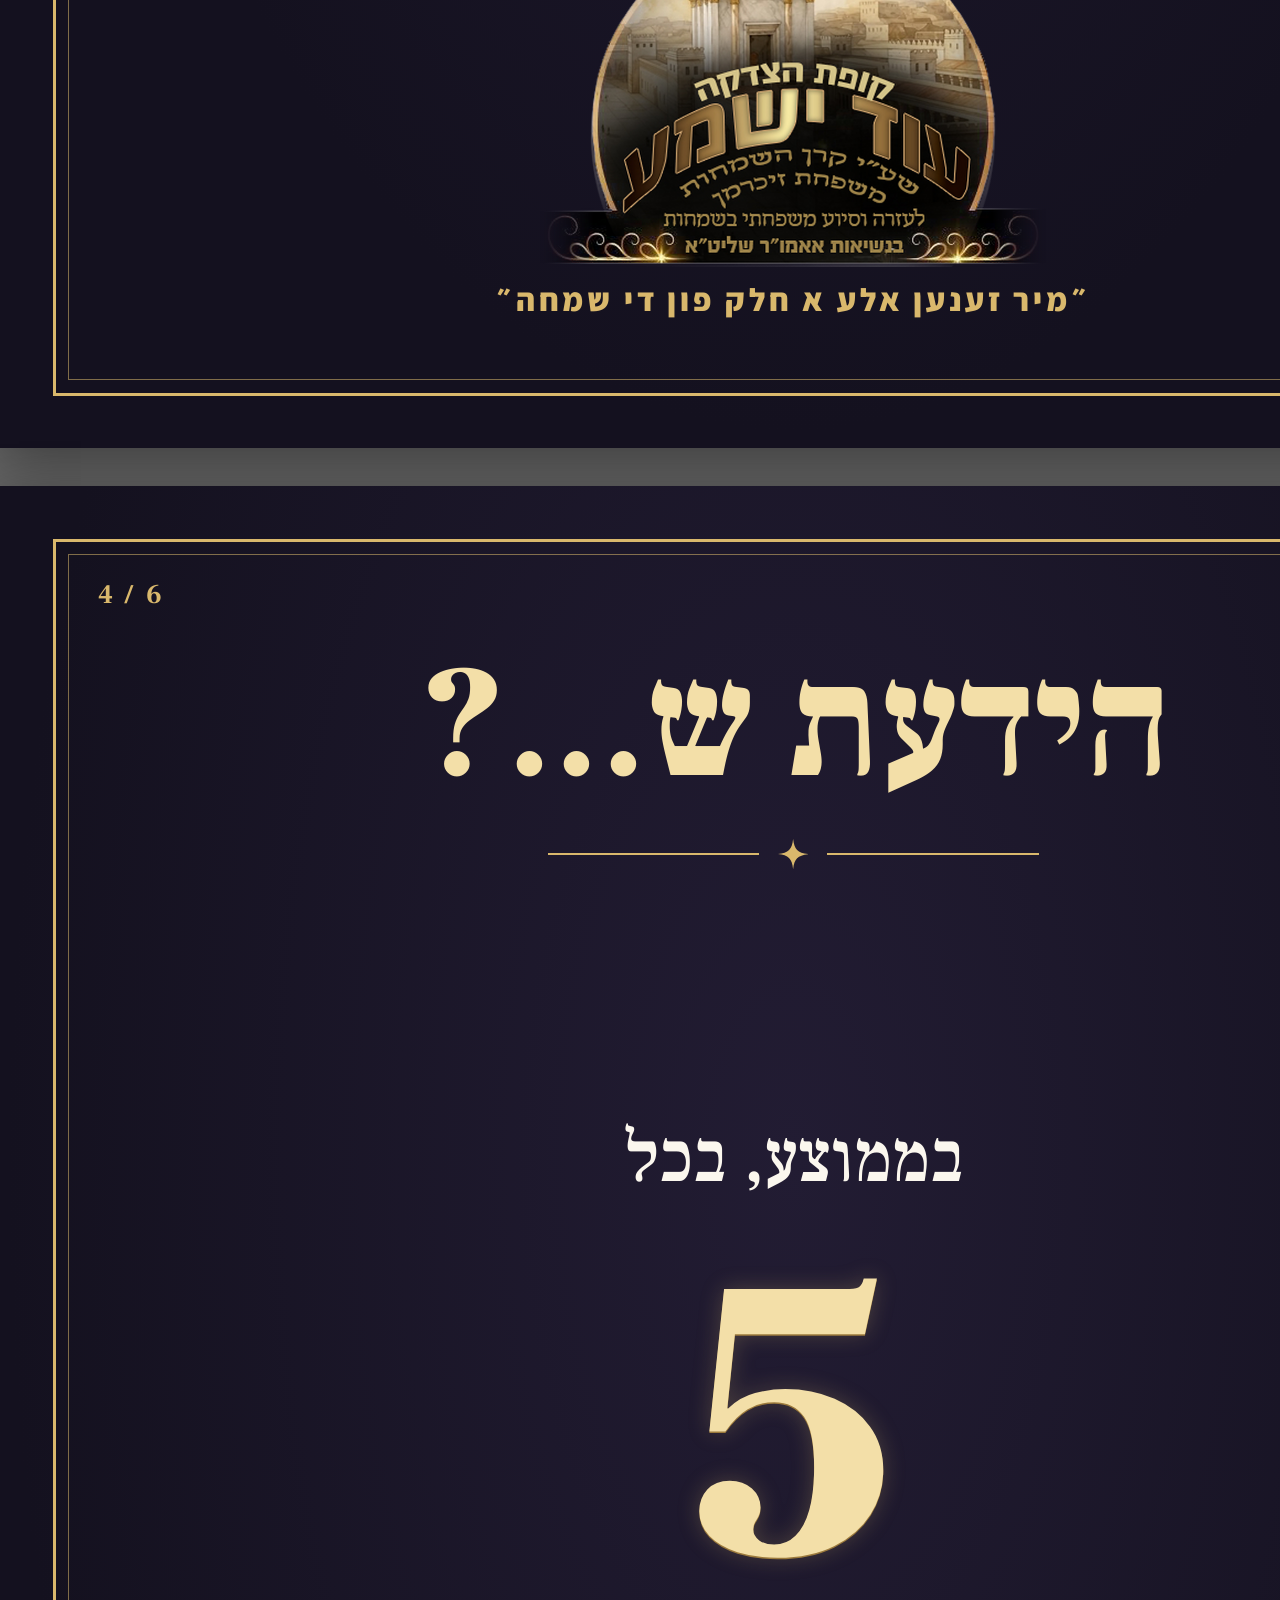
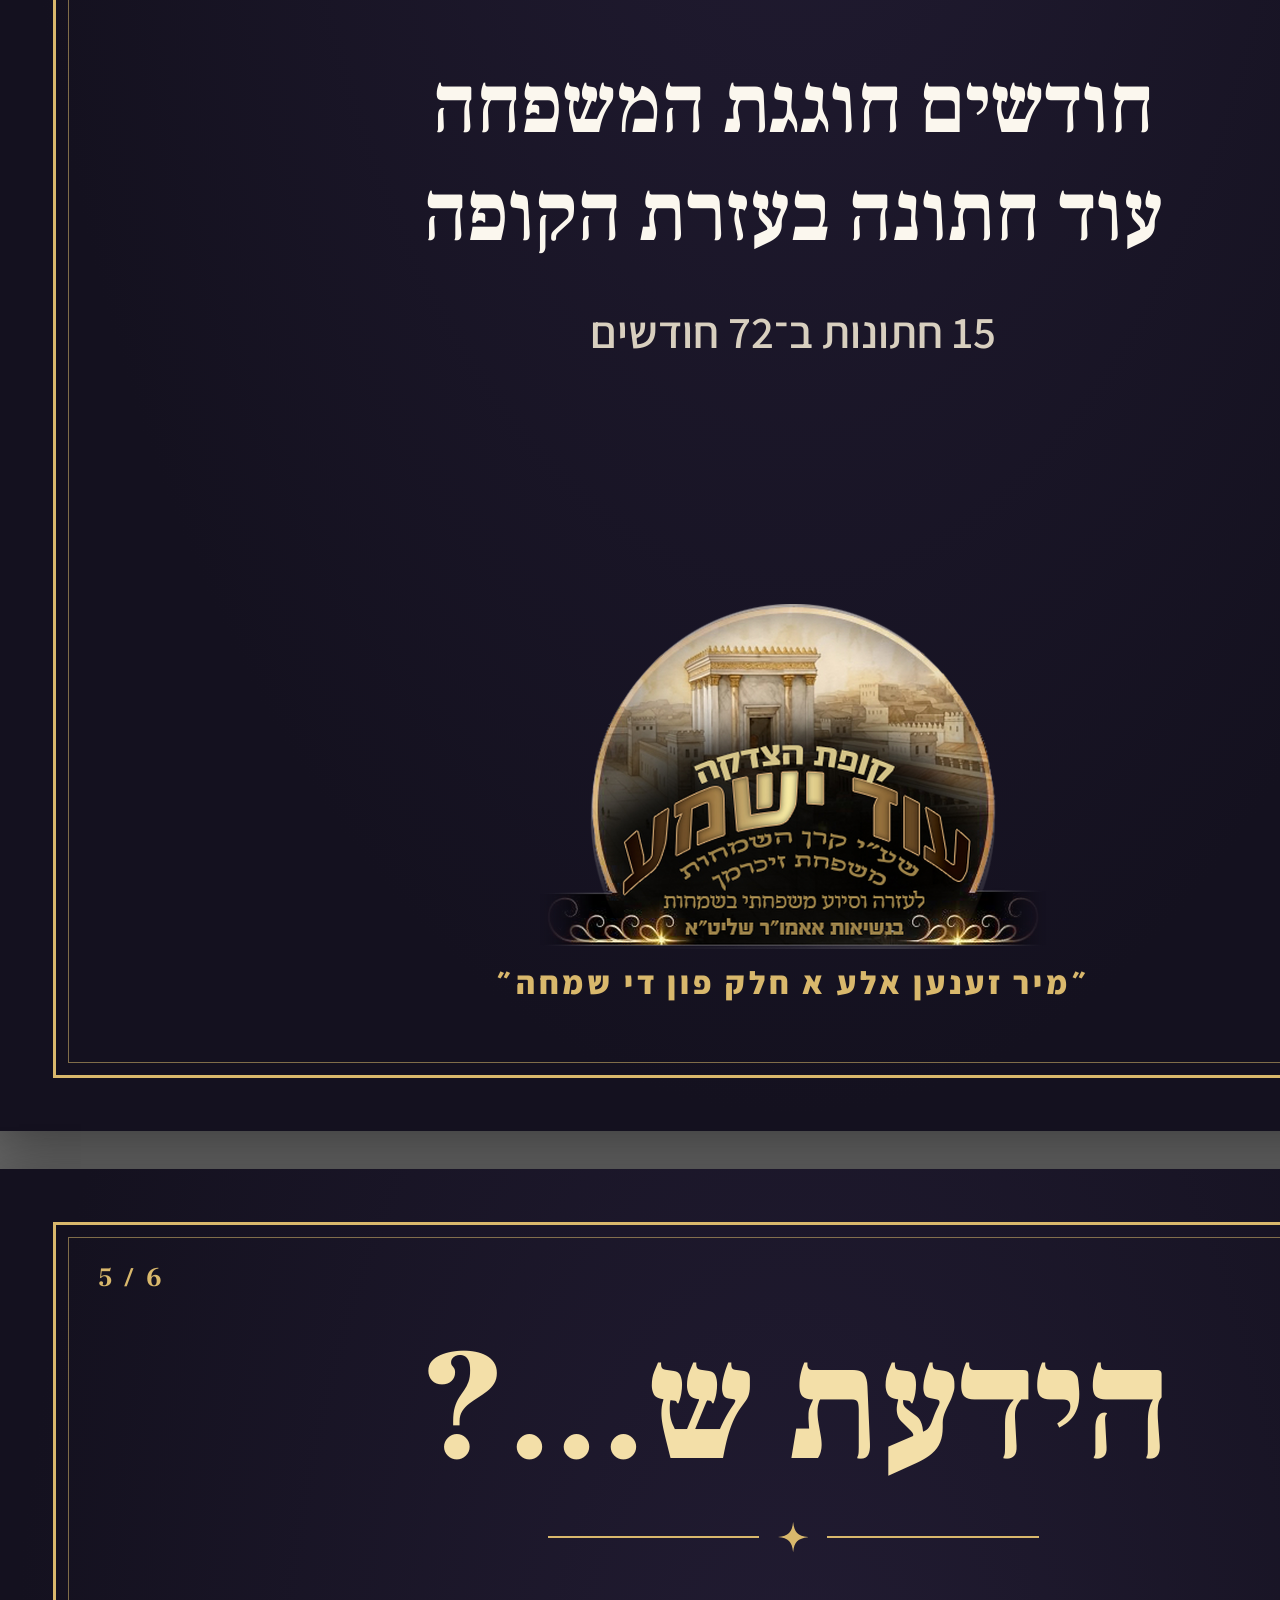
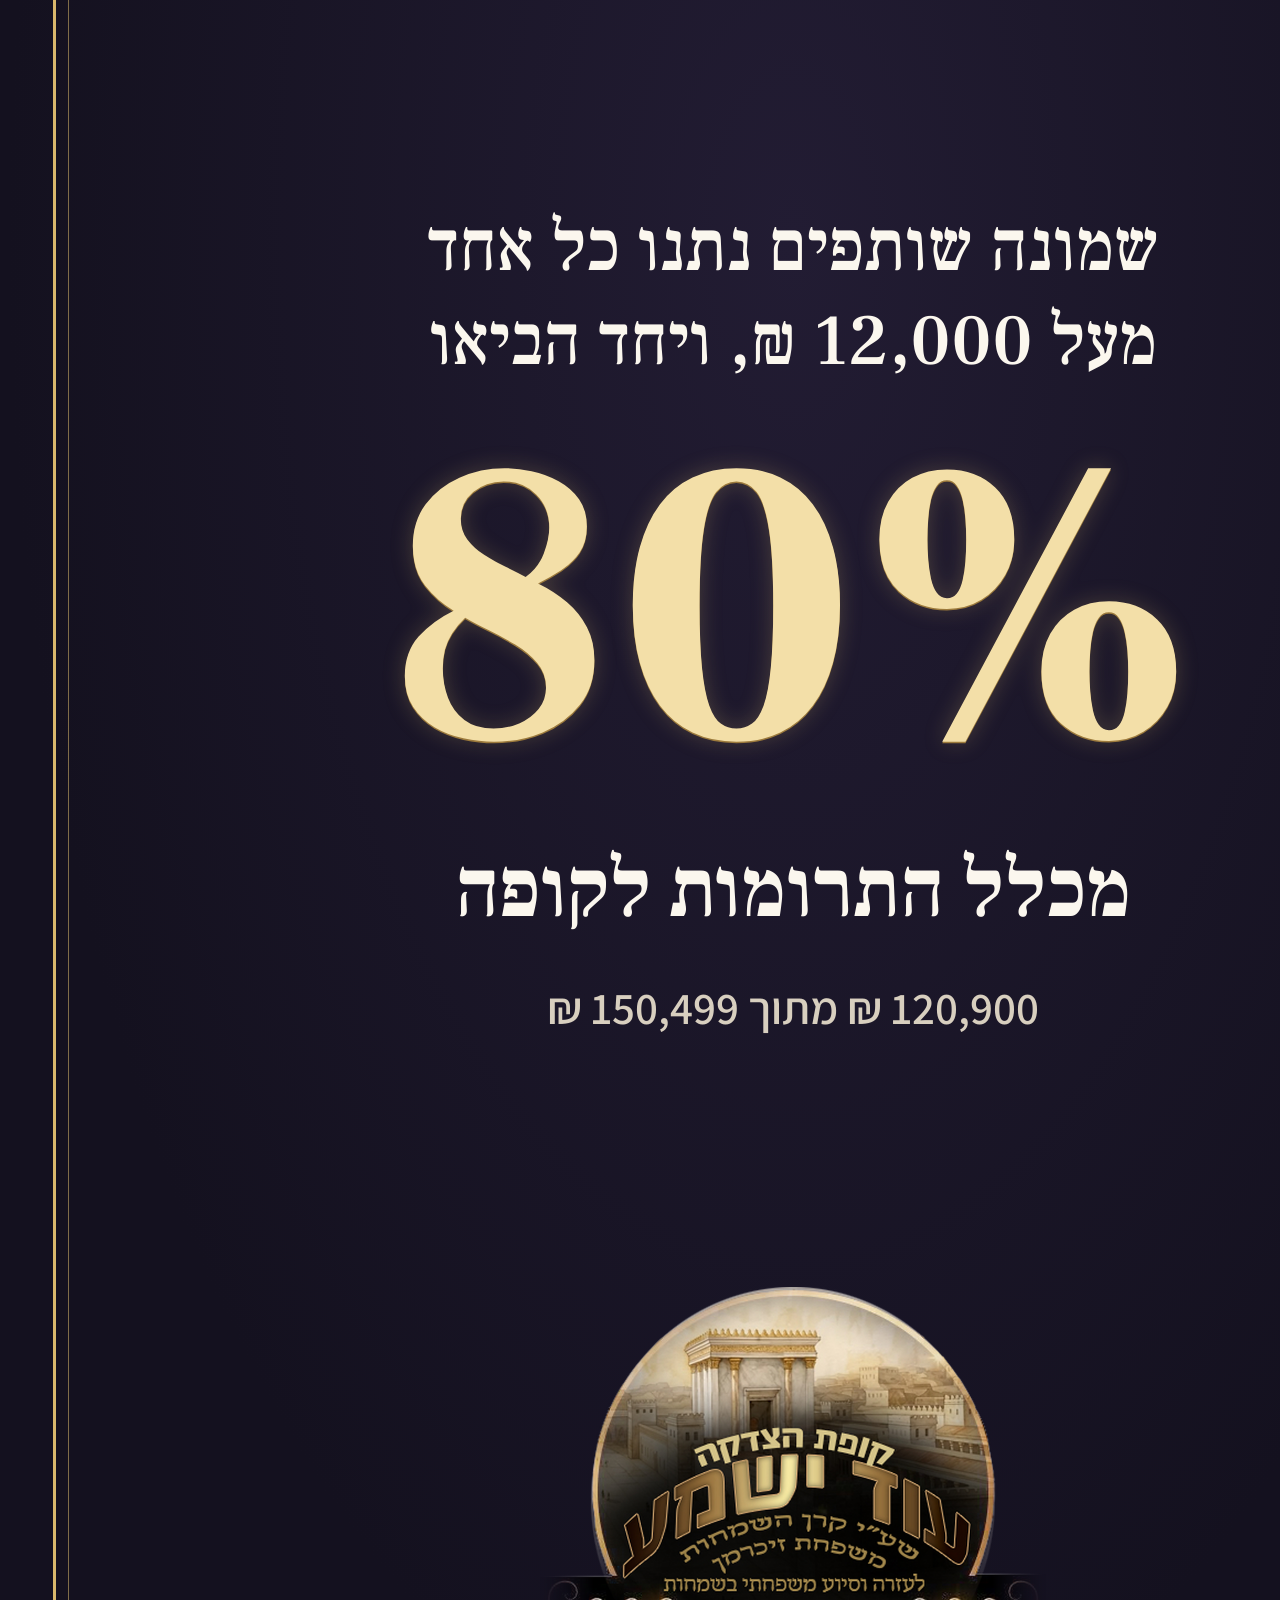
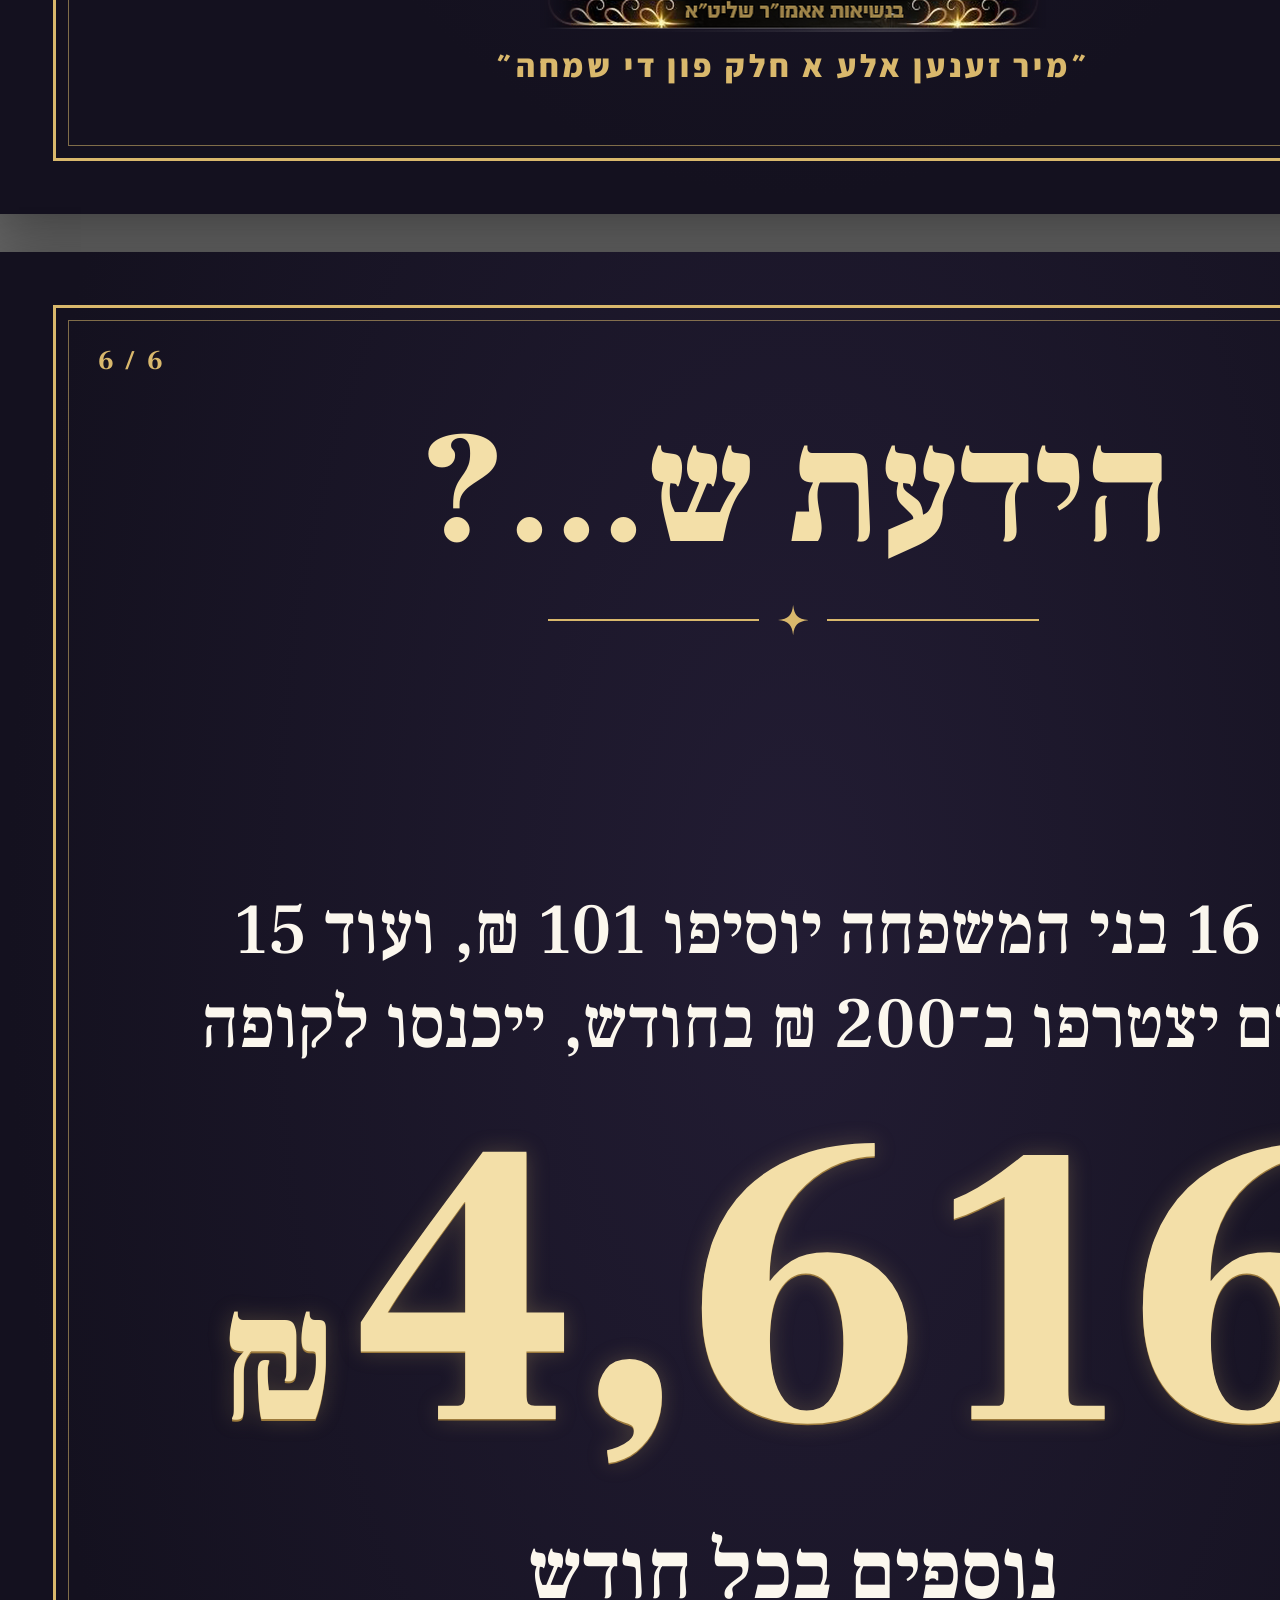
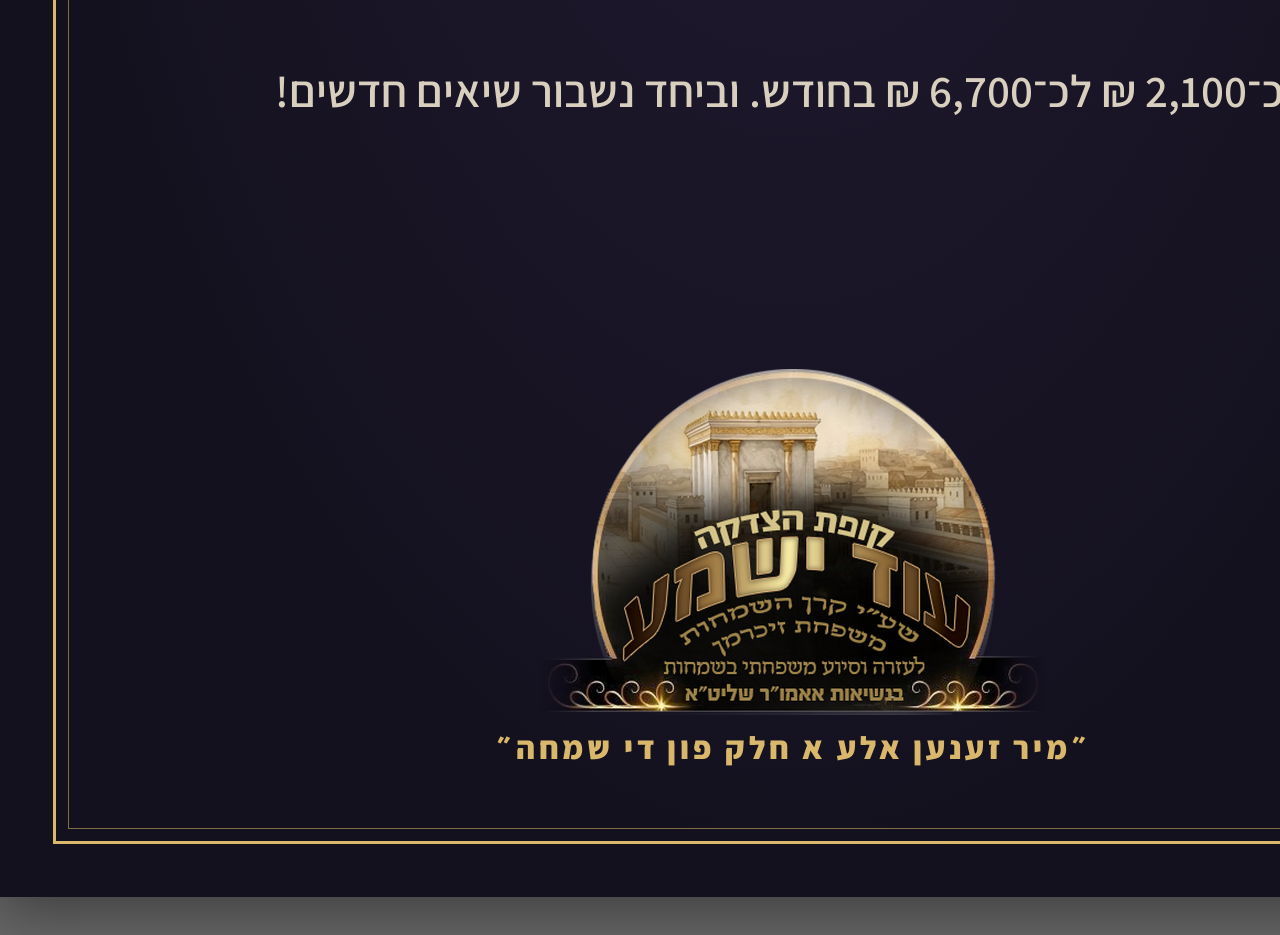
<file: posters/did-you-know-A2.html>
<!doctype html>
<html lang="he" dir="rtl">
<head>
<meta charset="utf-8">
<title>הידעת ש A2</title>
<link rel="stylesheet" href="https://fonts.googleapis.com/css2?family=Frank+Ruhl+Libre:wght@400;500;700;900&family=Assistant:wght@600;700;800&display=swap">
<link rel="stylesheet" href="base.css">
<style>
/* Layout: A2 portrait series. One question, one giant number, one line of meaning; logo signs off at the foot */
@page{size:420mm 594mm;margin:0}
.sheet{width:420mm;height:594mm;display:flex;flex-direction:column;align-items:center;text-align:center;padding:42mm 38mm 34mm}
.frame{inset:14mm;border-width:1mm}
.frame::after{inset:3.2mm;border-width:.35mm}
.no{position:absolute;top:24mm;left:26mm;font-family:var(--display);font-weight:700;font-size:20pt;color:var(--gold-lt);letter-spacing:.1em}
.q{font-family:var(--display);font-weight:900;font-size:120pt;line-height:1;color:var(--gold-hi)}
.orn{gap:5mm;margin:9mm 0 0}
.orn::before,.orn::after{width:56mm;height:.45mm}
.orn svg{width:8mm;height:8mm}
.body{flex:1;display:flex;flex-direction:column;align-items:center;justify-content:center;gap:9mm;width:100%}
.lead{font-family:var(--display);font-weight:500;font-size:54pt;line-height:1.3;margin:0;text-wrap:balance;max-width:320mm}
.big{font-family:var(--display);font-weight:900;font-size:300pt;line-height:.95;white-space:nowrap}
.big .cur{font-size:.45em;margin-inline-start:4mm}
.big.long{font-size:205pt}
.after{font-family:var(--display);font-weight:700;font-size:62pt;line-height:1.3;margin:0;color:var(--ivory);text-wrap:balance;max-width:330mm}
.note{font-weight:600;font-size:34pt;color:var(--soft);margin:0;text-wrap:balance;max-width:320mm}
.sign{display:flex;flex-direction:column;align-items:center;gap:3mm}
.sign img{width:135mm}
.sign span{font-weight:800;letter-spacing:.12em;color:var(--gold-lt);font-size:24pt}
</style>
</head>
<body>
<div id="out"></div>
<script>
const STAR = '<svg viewBox="0 0 20 20"><path d="M10 0C10.8 7 13 9.2 20 10C13 10.8 10.8 13 10 20C9.2 13 7 10.8 0 10C7 9.2 9.2 7 10 0Z" fill="currentColor"/></svg>';
const FACTS = [
  { lead: 'משפחה אחת, בלי עשירים גדולים ובלי קרנות, הכניסה לקופה', big: '152,599', cur: '₪', after: 'בשש שנים, שקל אחר שקל', note: '' },
  { lead: 'הקופה כבר הייתה שותפה ב־', big: '15', after: 'חתונות במשפחה', note: '10,000 ₪ לכל חתונה, 150,000 ₪ בסך הכול' },
  { lead: 'מכל שקל שנכנס לקופה', big: '98.3%', after: 'יצא ישירות לשמחות', note: 'סך כל ההוצאות בשש שנים: 500 ₪ בלבד' },
  { lead: 'בממוצע, בכל', big: '5', after: 'חודשים חוגגת המשפחה עוד חתונה בעזרת הקופה', note: '15 חתונות ב־72 חודשים' },
  { lead: 'שמונה שותפים נתנו כל אחד מעל 12,000 ₪, ויחד הביאו', big: '80%', after: 'מכלל התרומות לקופה', note: '120,900 ₪ מתוך 150,499 ₪' },
  { lead: 'אם 16 בני המשפחה יוסיפו 101 ₪, ועוד 15 נכדים יצטרפו ב־200 ₪ בחודש, ייכנסו לקופה', big: '4,616', cur: '₪', after: 'נוספים בכל חודש', note: 'מכ־2,100 ₪ לכ־6,700 ₪ בחודש. וביחד נשבור שיאים חדשים!' }
];
const num = s => s.replace(/[\d,.%]+/g, m => `<span class="num">${m}</span>`);
document.getElementById('out').innerHTML = FACTS.map((f, i) => `
<section class="sheet">
  <div class="frame"></div>
  <div class="no"><span class="num">${i + 1} / ${FACTS.length}</span></div>
  <div class="q">הידעת ש...?</div>
  <div class="orn">${STAR}</div>
  <div class="body">
    <p class="lead">${num(f.lead)}</p>
    <div class="big goldtext${f.big.length > 6 ? ' long' : ''}"><span class="num">${f.big}</span>${f.cur ? `<span class="cur">${f.cur}</span>` : ''}</div>
    <p class="after">${num(f.after)}</p>
    ${f.note ? `<p class="note">${num(f.note)}</p>` : ''}
  </div>
  <div class="sign"><img src="assets/od-logo-hires.png" alt="קופת הצדקה עוד ישמע"><span>״מיר זענען אלע א חלק פון די שמחה״</span></div>
</section>`).join('');
</script>
</body>
</html>
</file>
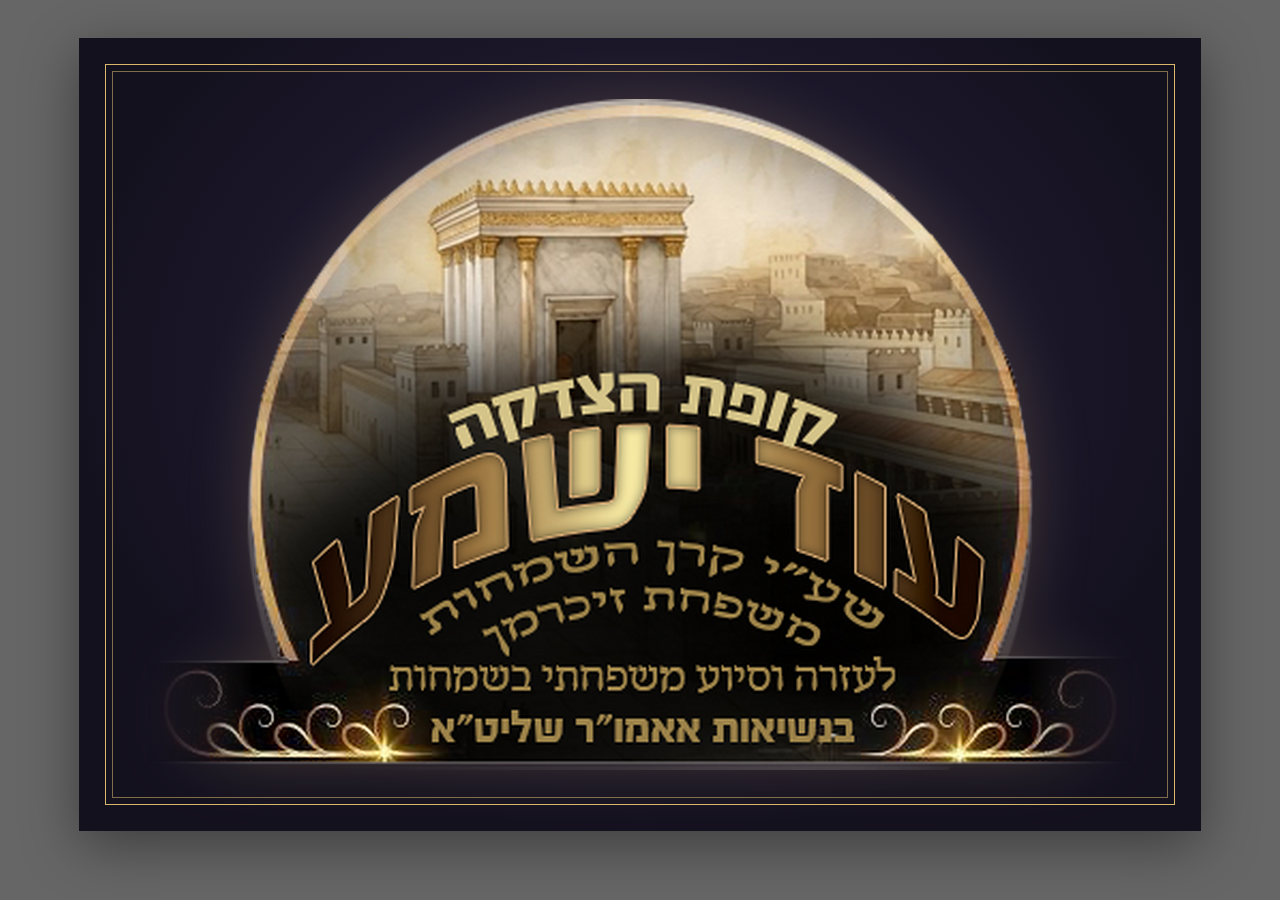
<file: posters/logo-A4.html>
<!doctype html>
<html lang="he" dir="rtl">
<head>
<meta charset="utf-8">
<title>לוגו עוד ישמע A4</title>
<link rel="stylesheet" href="base.css">
<style>
/* Layout: A4 landscape, the logo alone, as large as the page allows, on the midnight ground with a fine gold frame */
@page{size:297mm 210mm;margin:0}
.sheet{width:297mm;height:210mm;display:grid;place-items:center;background:radial-gradient(ellipse at 50% 42%,#2a2340 0%,var(--navy) 72%)}
.frame{inset:7mm;border-width:.5mm}
.frame::after{inset:1.6mm;border-width:.2mm}
img{width:262mm;filter:drop-shadow(0 0 8mm rgba(217,184,108,.22))}
</style>
</head>
<body>
<section class="sheet"><div class="frame"></div><img src="assets/od-logo-hires.png" alt="קופת הצדקה עוד ישמע שע״י קרן השמחות משפחת זיכרמן"></section>
</body>
</html>
</file>
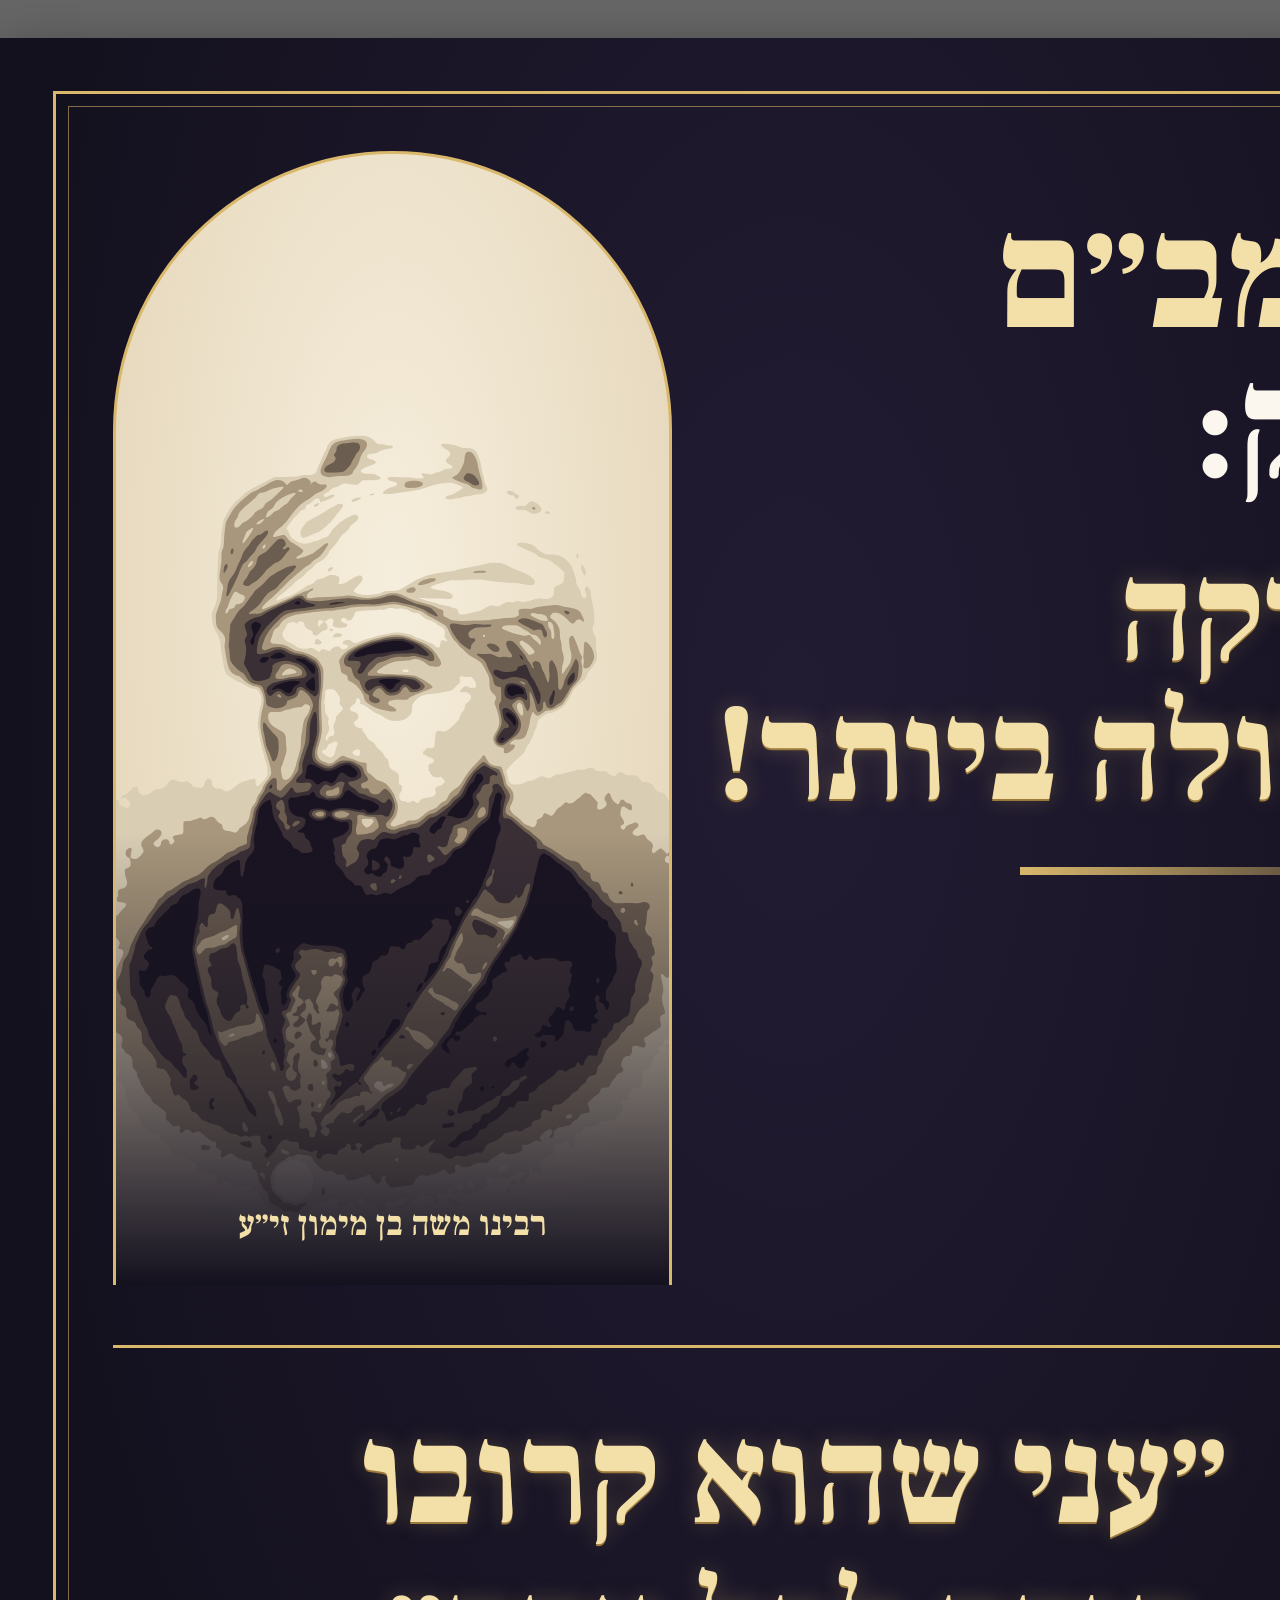
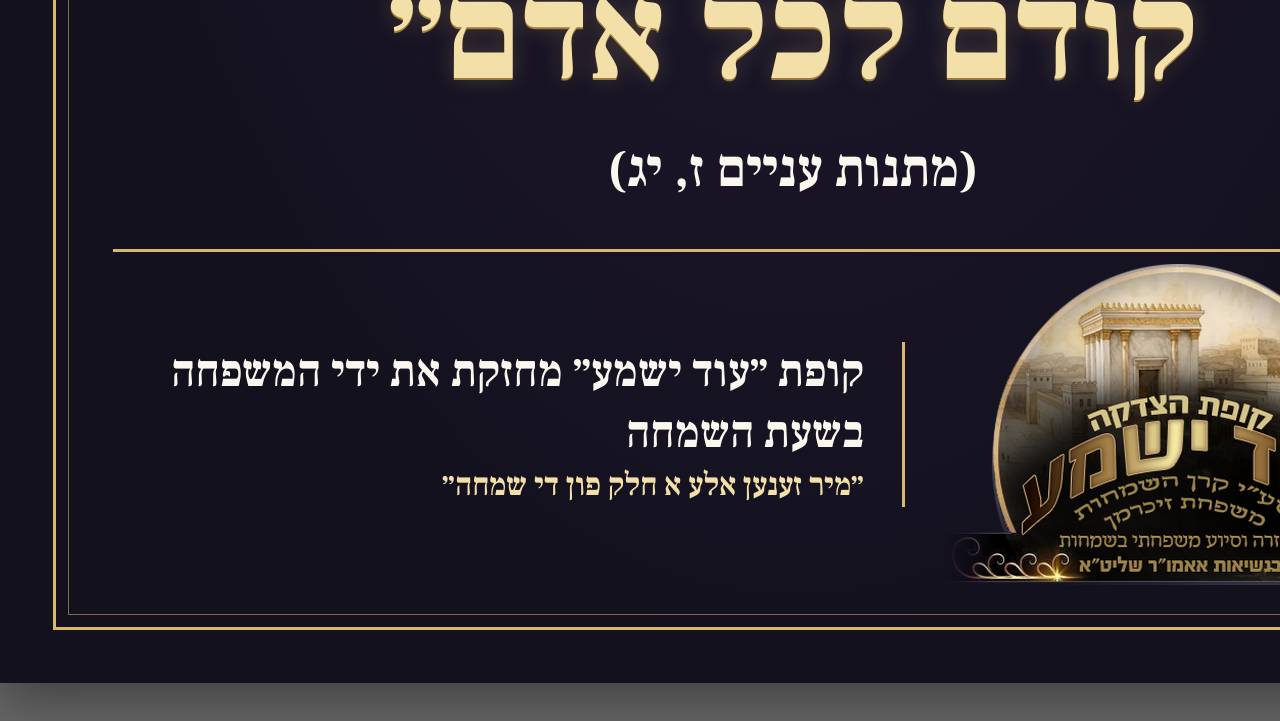
<file: posters/rambam-A2.html>
<!doctype html>
<html lang="he" dir="rtl">
<head>
<meta charset="utf-8">
<title>הרמב״ם פסק A2</title>
<link rel="stylesheet" href="https://fonts.googleapis.com/css2?family=Frank+Ruhl+Libre:wght@400;500;700;900&family=Assistant:wght@600;700;800&display=swap">
<link rel="stylesheet" href="base.css">
<style>
/* Layout: A2 portrait in the style of the "הרמב״ם פסק" campaign: the ruling as a giant headline on the right, the Rambam's portrait on the left, the source quoted in full below */
@page{size:420mm 594mm;margin:0}
.sheet{width:420mm;height:594mm;display:flex;flex-direction:column}
.frame{inset:14mm;border-width:1mm;z-index:3}
.frame::after{inset:3.2mm;border-width:.35mm}
.top{display:grid;grid-template-columns:1fr 178mm;height:330mm}
.head{padding:44mm 30mm 0 10mm;display:flex;flex-direction:column;gap:6mm;z-index:2}
.head .k{font-family:var(--display);font-weight:900;font-size:118pt;line-height:.95;color:var(--ivory)}
.head .k span{color:var(--gold-hi)}
.head h1{font-family:var(--display);font-weight:900;font-size:104pt;line-height:1;margin:6mm 0 0}
.head .bar{width:120mm;height:2mm;background:linear-gradient(90deg,var(--gold-lt),transparent);margin:5mm 0 2mm}
.head p{margin:0;font-family:var(--display);font-weight:700;font-size:46pt;line-height:1.3;color:var(--ivory)}
.portrait{position:relative;margin:30mm 0 0 30mm;border-radius:84mm 84mm 0 0;overflow:hidden;
  background:radial-gradient(ellipse at 50% 38%,#f6eedd,#e6d8bc 80%);border:1mm solid var(--gold-lt);border-bottom:0}
.portrait img{position:absolute;left:50%;bottom:6mm;width:118%;max-width:none;transform:translateX(-50%)}
.portrait::after{content:"";position:absolute;inset:auto 0 0 0;height:40%;background:linear-gradient(0deg,var(--navy),transparent)}
.cap{position:absolute;bottom:10mm;left:0;right:0;text-align:center;z-index:2;font-family:var(--display);font-weight:700;font-size:26pt;color:var(--gold-hi)}
.src{margin:16mm 30mm 0;padding:14mm 0 12mm;border-top:.8mm solid var(--gold-lt);border-bottom:.8mm solid var(--gold-lt);text-align:center;position:relative;z-index:2}
.src .line{font-family:var(--display);font-weight:900;font-size:104pt;line-height:1.12}
.src cite{display:block;margin-top:6mm;font-style:normal;font-family:var(--display);font-weight:700;font-size:40pt;color:var(--ivory)}
.foot{margin-top:auto;padding:0 30mm 26mm;display:flex;align-items:center;justify-content:center;gap:10mm}
.foot img{width:125mm}
.foot div{font-family:var(--display);font-weight:700;font-size:34pt;line-height:1.35;color:var(--ivory);border-right:.8mm solid var(--gold-lt);padding-right:10mm}
.foot div span{display:block;color:var(--gold-hi);font-size:24pt}
</style>
</head>
<body>
<section class="sheet">
  <div class="frame"></div>
  <div class="top">
    <div class="head">
      <div class="k"><span>הרמב״ם</span><br>פסק:</div>
      <h1 class="goldtext">הצדקה הגדולה ביותר!</h1>
      <div class="bar"></div>
    </div>
    <div class="portrait">
      <img src="assets/rambam.svg" alt="הרמב״ם">
      <div class="cap">רבינו משה בן מימון זי״ע</div>
    </div>
  </div>

  <div class="src">
    <div class="line goldtext">״עני שהוא קרובו<br>קודם לכל אדם״</div>
    <cite>(מתנות עניים ז, יג)</cite>
  </div>

  <div class="foot">
    <img src="assets/od-logo-hires.png" alt="קופת הצדקה עוד ישמע">
    <div>קופת ״עוד ישמע״ מחזקת את ידי המשפחה<br>בשעת השמחה<span>״מיר זענען אלע א חלק פון די שמחה״</span></div>
  </div>
</section>
</body>
</html>
</file>
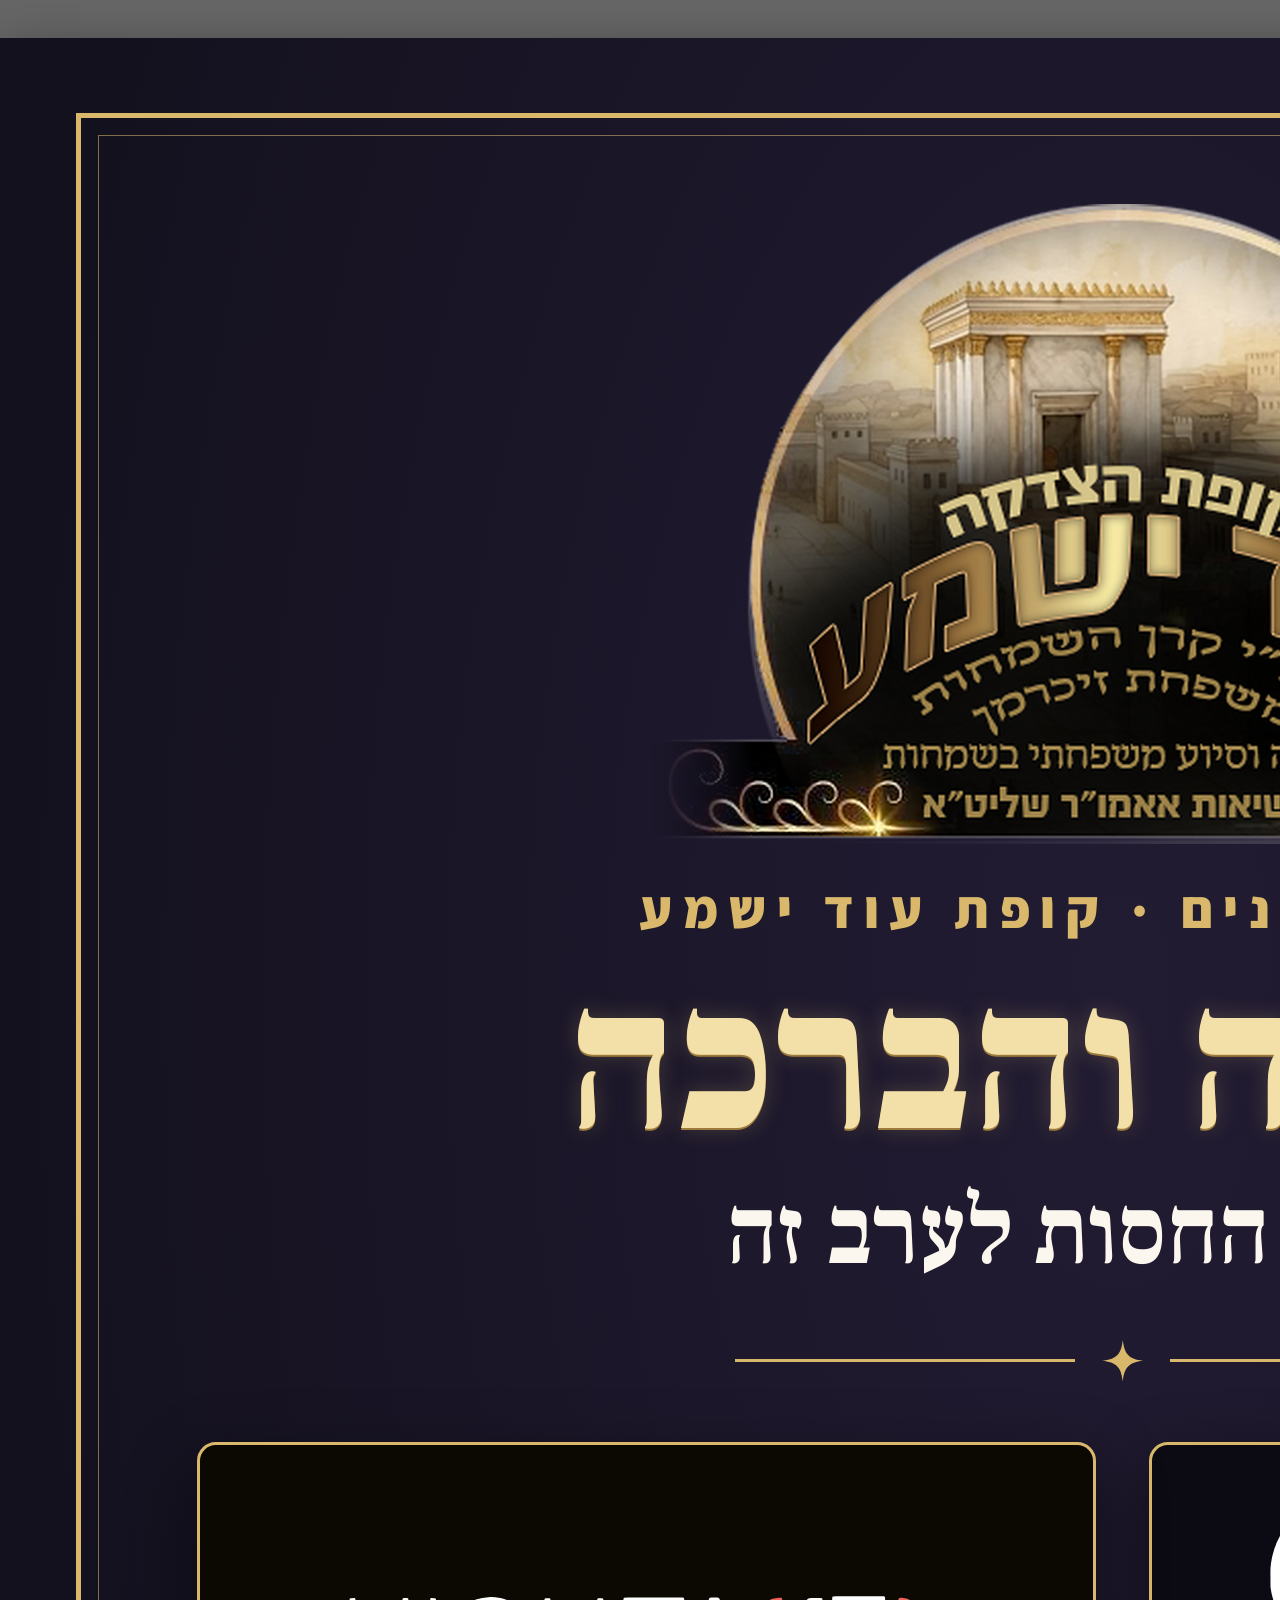
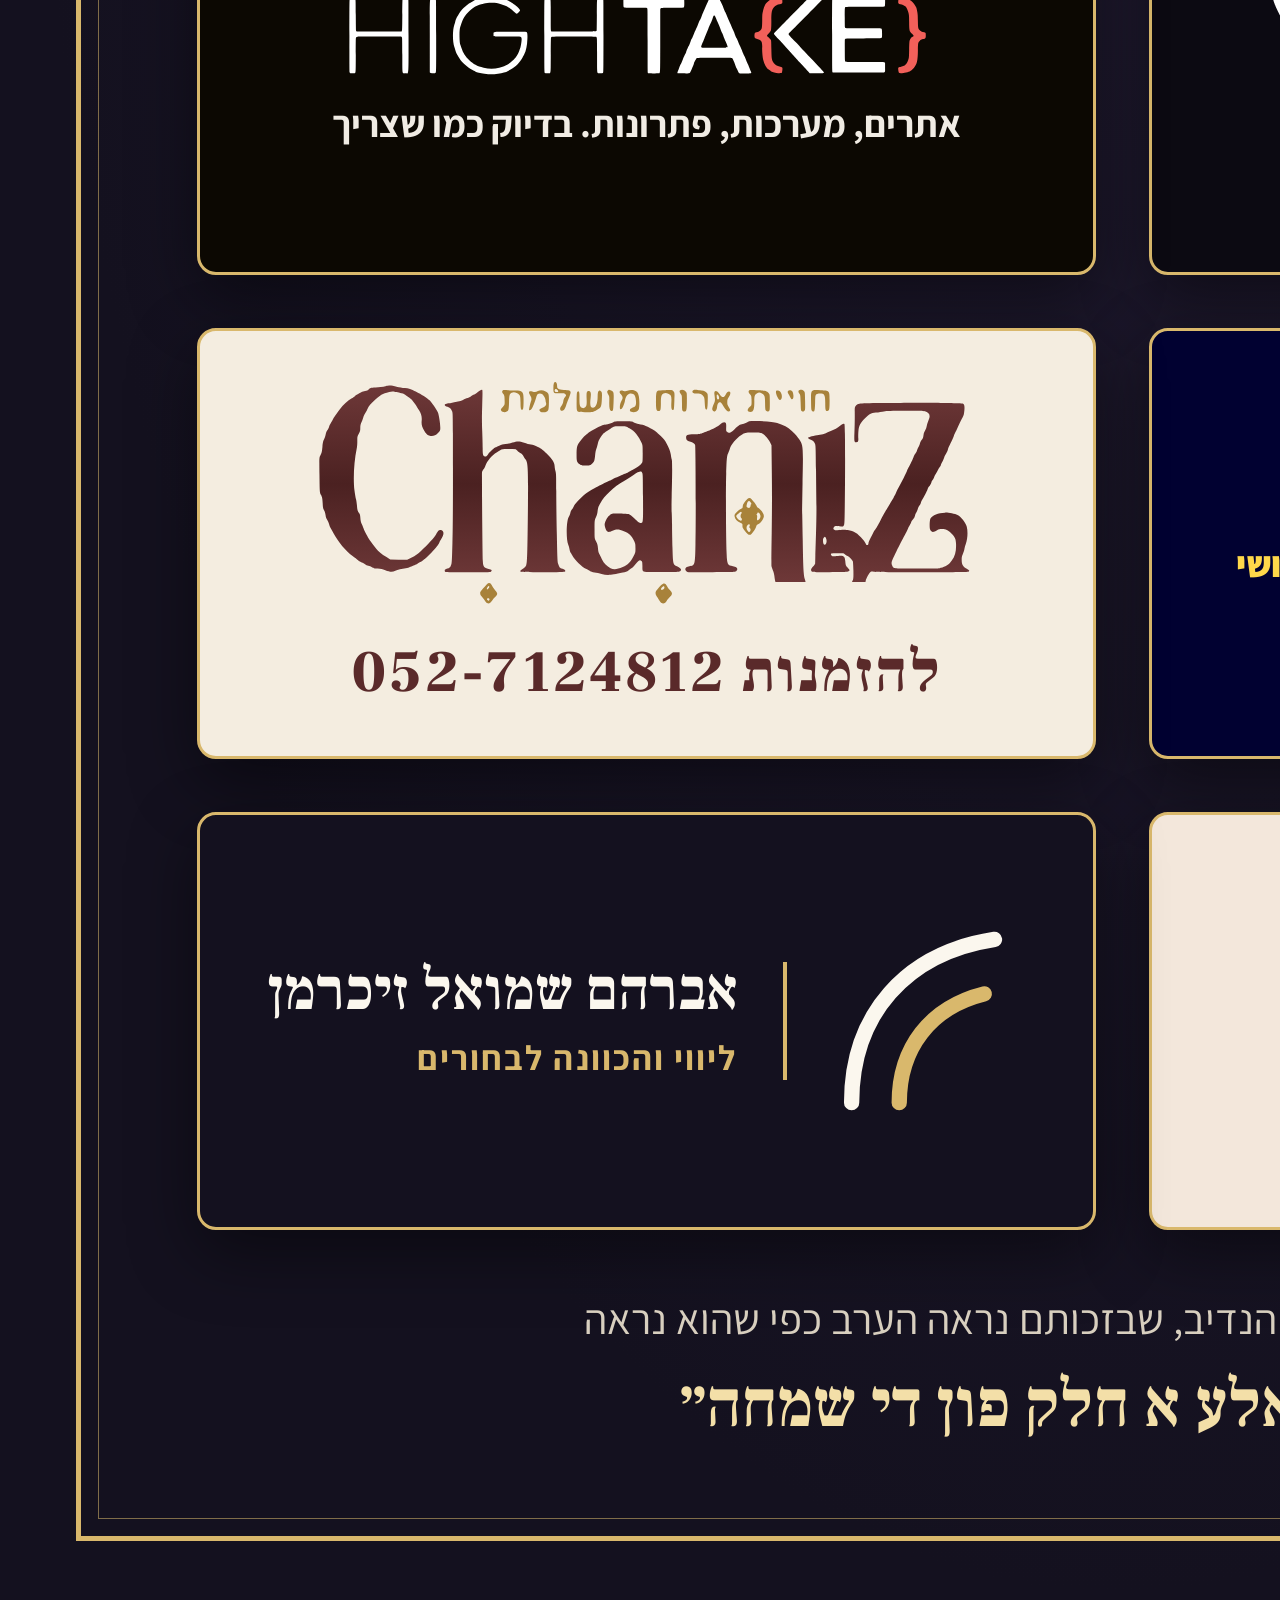
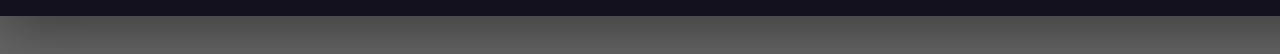
<file: posters/sponsors-A1.html>
<!doctype html>
<html lang="he" dir="rtl">
<head>
<meta charset="utf-8">
<title>נותני החסות A1</title>
<link rel="stylesheet" href="https://fonts.googleapis.com/css2?family=Frank+Ruhl+Libre:wght@400;700;900&family=Assistant:wght@600;700;800&display=swap">
<link rel="stylesheet" href="base.css">
<style>
/* Layout: A1 portrait. Logo and thank-you headline on top, six equal sponsor plaques in a 2x3 grid, motto at the foot */
@page{size:594mm 841mm;margin:0}
.sheet{width:594mm;height:841mm;display:flex;flex-direction:column;align-items:center;padding:44mm 52mm 46mm;text-align:center}
.frame{inset:20mm;border-width:1.4mm}
.frame::after{inset:4.5mm;border-width:.5mm}
.logo{width:250mm}
.kicker{font-weight:800;letter-spacing:.2em;color:var(--gold-lt);font-size:40pt;margin-top:8mm}
h1{font-family:var(--display);font-weight:900;font-size:150pt;line-height:1;margin:6mm 0 0}
h2{font-family:var(--display);font-weight:700;font-size:72pt;line-height:1.1;margin:4mm 0 0;color:var(--ivory)}
.orn{gap:7mm;margin:14mm 0 16mm}
.orn::before,.orn::after{width:90mm;height:.6mm}
.orn svg{width:11mm;height:11mm}
.tiles{display:grid;grid-template-columns:repeat(2,1fr);gap:14mm;width:100%;flex:1}
.tile{border:.9mm solid var(--gold-lt);border-radius:5mm;overflow:hidden;display:flex;flex-direction:column;align-items:center;justify-content:center;gap:5mm;padding:12mm;
  box-shadow:0 6mm 18mm rgba(0,0,0,.45)}
.tile .ph{font-family:var(--display);font-weight:900;font-size:44pt;letter-spacing:.04em;color:var(--gold-hi)}
.tile .tag{font-weight:700;font-size:28pt;color:#f1ece4}
.duo,.zich{flex-direction:row;gap:9mm}
.duo img{height:88mm;width:88mm;flex:none}
.duo div,.zich div{display:flex;flex-direction:column;align-items:flex-start;gap:4mm;text-align:right}
.duo b{font-family:var(--display);font-weight:900;font-size:52pt;color:#fff;line-height:1}
.duo small{font-weight:800;font-size:27pt;color:#ffd84a;line-height:1.25}
.zich svg{width:54mm;height:54mm;flex:none}
.zich div{border-right:1.2mm solid var(--gold-lt);padding-right:12mm}
.zich b{font-family:var(--display);font-weight:700;font-size:44pt;color:var(--ivory);line-height:1;white-space:nowrap}
.zich small{font-weight:700;font-size:26pt;color:var(--gold-lt);letter-spacing:.06em;white-space:nowrap}
.foot{margin-top:16mm;display:flex;flex-direction:column;gap:4mm}
.foot p{margin:0;font-size:32pt;color:var(--soft)}
.foot .motto{font-family:var(--display);font-weight:700;font-size:50pt;color:var(--gold-hi)}
</style>
</head>
<body>
<section class="sheet">
  <div class="frame"></div>
  <img class="logo" src="assets/od-logo-hires.png" alt="קופת הצדקה עוד ישמע">
  <div class="kicker">דינר שש שנים · קופת עוד ישמע</div>
  <h1 class="goldtext">התודה והברכה</h1>
  <h2>לנותני החסות לערב זה</h2>
  <div class="orn"><svg viewBox="0 0 20 20"><path d="M10 0C10.8 7 13 9.2 20 10C13 10.8 10.8 13 10 20C9.2 13 7 10.8 0 10C7 9.2 9.2 7 10 0Z" fill="currentColor"/></svg></div>

  <div class="tiles">
    <div class="tile" style="background:#0c0a12"><img src="assets/bashi.svg" alt="BASHI, באשי עיצוב ארועי יוקרה" style="width:82%"><span class="ph"><span class="num">052-766-2628</span></span></div>
    <div class="tile" style="background:#0c0802"><img src="assets/hightake.svg" alt="HIGHTAKE" style="width:86%"><span class="tag">אתרים, מערכות, פתרונות. בדיוק כמו שצריך</span></div>
    <div class="tile duo" style="background:#010131"><img src="assets/margishim-mark.png" alt="מרגישים בחוש"><div><b>יעקב זיכרמן</b><small>אבחון וטיפול בויסות חושי<br>בגישת NDFA</small></div></div>
    <div class="tile" style="background:#f4ede0"><img src="assets/chaniz.svg" alt="Chaniz, חוויית ארוח מושלמת" style="width:84%"><span class="ph" style="color:#5a2a2a">להזמנות <span class="num">052-7124812</span></span></div>
    <div class="tile" style="background:#f3e7db"><img src="assets/point.svg" alt="Point 025001268" style="width:80%"></div>
    <div class="tile zich" style="background:var(--navy)">
      <svg viewBox="0 0 120 120" aria-hidden="true"><path d="M18 108C18 56 50 20 102 12" fill="none" stroke="#fbf7ee" stroke-width="9" stroke-linecap="round"/><path d="M46 108C46 76 64 52 96 44" fill="none" stroke="#d9b86c" stroke-width="9" stroke-linecap="round"/></svg>
      <div><b>אברהם שמואל זיכרמן</b><small>ליווי והכוונה לבחורים</small></div>
    </div>
  </div>

  <div class="foot">
    <p>על הלב, הנשמה והמימון הנדיב, שבזכותם נראה הערב כפי שהוא נראה</p>
    <div class="motto">״מיר זענען אלע א חלק פון די שמחה״</div>
  </div>
</section>
</body>
</html>
</file>
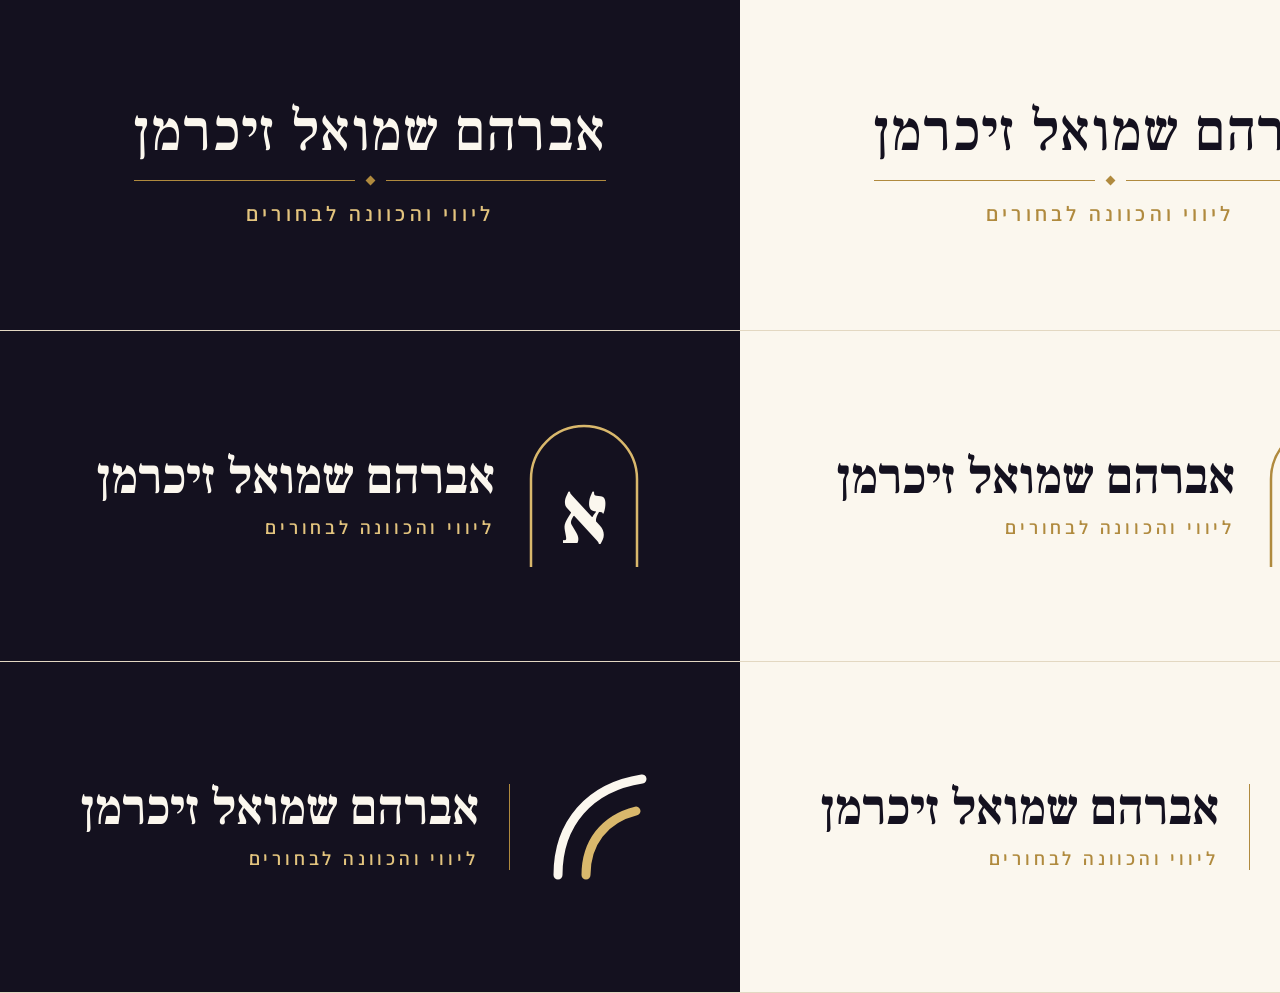
<file: leaflet/sponsors/zichrman-options.html>
<!doctype html><html lang="he" dir="rtl"><head><meta charset="utf-8">
<link rel="stylesheet" href="https://fonts.googleapis.com/css2?family=Frank+Ruhl+Libre:wght@300;500;700;900&family=Assistant:wght@400;600;700&display=swap">
<style>
:root{--navy:#14111f;--gold:#b08a3e;--ivory:#fbf7ee}
body{margin:0;width:1600px;font-family:"Assistant",Arial,sans-serif;background:var(--ivory);color:var(--navy)}
.opt{display:grid;grid-template-columns:120px 1fr 1fr;height:330px;border-bottom:1px solid #e3d8c2}
.lbl{display:grid;place-items:center;font-family:"Frank Ruhl Libre",serif;font-weight:900;font-size:56px;color:var(--gold);border-left:1px solid #e3d8c2}
.cell{display:grid;place-items:center}
.dark{background:var(--navy);color:var(--ivory)}
.dark .t{color:#e3c47e}
.n{font-family:"Frank Ruhl Libre",serif;line-height:1}
.t{font-family:"Assistant",sans-serif;font-weight:600;color:var(--gold);letter-spacing:.2em}

/* A: wordmark */
.a{display:flex;flex-direction:column;align-items:center;gap:16px}
.a .n{font-weight:500;font-size:58px;letter-spacing:.02em}
.a .ln{display:flex;align-items:center;gap:12px;width:100%;color:var(--gold)}
.a .ln::before,.a .ln::after{content:"";flex:1;height:1px;background:currentColor}
.a .ln i{width:7px;height:7px;transform:rotate(45deg);background:currentColor}
.a .t{font-size:21px}

/* B: initial in arch */
.b{display:flex;align-items:center;gap:30px}
.b svg{width:118px;height:150px}
.b .tx{display:flex;flex-direction:column;gap:12px}
.b .n{font-weight:700;font-size:50px}
.b .t{font-size:19px}

/* C: abstract arcs */
.c{display:flex;align-items:center;gap:30px}
.c svg{width:120px;height:120px}
.c .tx{display:flex;flex-direction:column;gap:12px;border-right:1.5px solid var(--gold);padding-right:30px}
.c .n{font-weight:700;font-size:50px}
.c .t{font-size:19px}
</style></head><body>

<div class="opt">
  <div class="lbl">א׳</div>
  <div class="cell"><div class="a"><div class="n">אברהם שמואל זיכרמן</div><div class="ln"><i></i></div><div class="t">ליווי והכוונה לבחורים</div></div></div>
  <div class="cell dark"><div class="a"><div class="n">אברהם שמואל זיכרמן</div><div class="ln"><i></i></div><div class="t">ליווי והכוונה לבחורים</div></div></div>
</div>

<div class="opt">
  <div class="lbl">ב׳</div>
  <div class="cell"><div class="b">
    <svg viewBox="0 0 118 150"><path d="M6 146V58A53 53 0 0 1 112 58V146" fill="none" stroke="#b08a3e" stroke-width="2.5"/><text x="59" y="122" text-anchor="middle" font-family="Frank Ruhl Libre" font-weight="900" font-size="86" fill="currentColor">א</text></svg>
    <div class="tx"><div class="n">אברהם שמואל זיכרמן</div><div class="t">ליווי והכוונה לבחורים</div></div></div></div>
  <div class="cell dark"><div class="b">
    <svg viewBox="0 0 118 150"><path d="M6 146V58A53 53 0 0 1 112 58V146" fill="none" stroke="#d9b86c" stroke-width="2.5"/><text x="59" y="122" text-anchor="middle" font-family="Frank Ruhl Libre" font-weight="900" font-size="86" fill="#fbf7ee">א</text></svg>
    <div class="tx"><div class="n">אברהם שמואל זיכרמן</div><div class="t">ליווי והכוונה לבחורים</div></div></div></div>
</div>

<div class="opt">
  <div class="lbl">ג׳</div>
  <div class="cell"><div class="c">
    <svg viewBox="0 0 120 120"><path d="M18 108C18 56 50 20 102 12" fill="none" stroke="currentColor" stroke-width="9" stroke-linecap="round"/><path d="M46 108C46 76 64 52 96 44" fill="none" stroke="#b08a3e" stroke-width="9" stroke-linecap="round"/></svg>
    <div class="tx"><div class="n">אברהם שמואל זיכרמן</div><div class="t">ליווי והכוונה לבחורים</div></div></div></div>
  <div class="cell dark"><div class="c">
    <svg viewBox="0 0 120 120"><path d="M18 108C18 56 50 20 102 12" fill="none" stroke="#fbf7ee" stroke-width="9" stroke-linecap="round"/><path d="M46 108C46 76 64 52 96 44" fill="none" stroke="#d9b86c" stroke-width="9" stroke-linecap="round"/></svg>
    <div class="tx"><div class="n">אברהם שמואל זיכרמן</div><div class="t">ליווי והכוונה לבחורים</div></div></div></div>
</div>
</body></html>
</file>
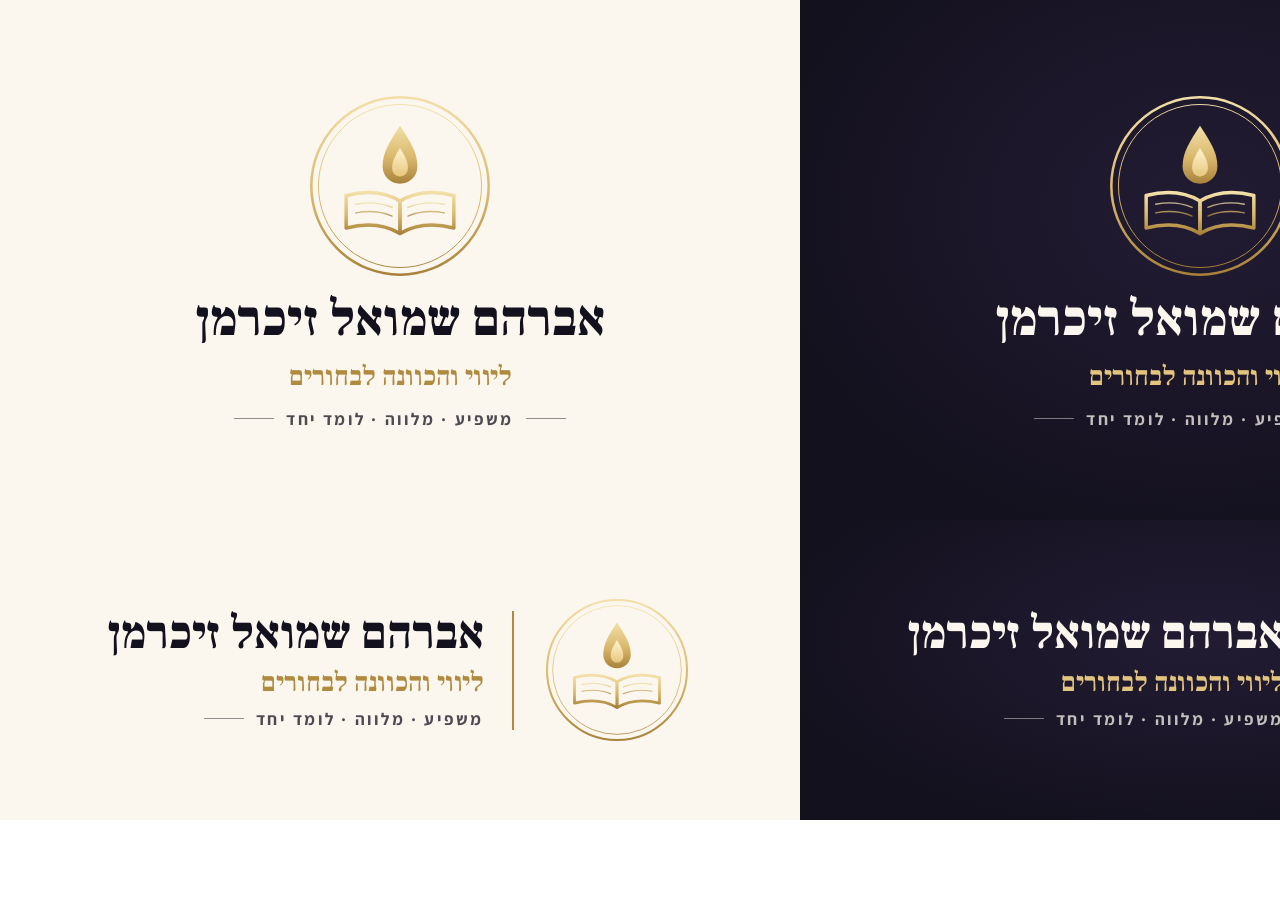
<file: leaflet/sponsors/zichrman-preview.html>
<!doctype html><html lang="he" dir="rtl"><head><meta charset="utf-8">
<link rel="stylesheet" href="https://fonts.googleapis.com/css2?family=Frank+Ruhl+Libre:wght@400;700;900&family=Assistant:wght@600;700;800&display=swap">
<style>
body{margin:0;width:1600px;font-family:"Assistant",Arial,sans-serif}
.row{display:grid;grid-template-columns:1fr 1fr}
.cell{height:520px;display:grid;place-items:center}
.navy{background:radial-gradient(ellipse at 50% 40%,#221c33,#14111f 75%);color:#fbf7ee}
.ivory{background:#fbf7ee;color:#14111f}
.stack{display:flex;flex-direction:column;align-items:center;gap:14px;text-align:center}
.stack img{width:190px}
.name{font-family:"Frank Ruhl Libre",serif;font-weight:900;font-size:50px;line-height:1}
.title{font-family:"Frank Ruhl Libre",serif;font-weight:700;font-size:27px;color:#b08a3e}
.navy .title{color:#e3c47e}
.tag{font-weight:700;letter-spacing:.16em;font-size:17px;opacity:.75;display:flex;align-items:center;gap:12px}
.tag::before,.tag::after{content:"";width:40px;height:1px;background:currentColor;opacity:.6}
.horiz{display:flex;align-items:center;gap:28px}
.horiz img{width:150px}
.horiz .txt{display:flex;flex-direction:column;gap:8px;border-right:2px solid #b08a3e;padding-right:28px}
.horiz .name{font-size:46px}
.horiz .tag{justify-content:flex-start}
.horiz .tag::before{display:none}
</style></head><body>
<div class="row">
  <div class="cell navy"><div class="stack"><img src="zichrman-logo.svg"><div class="name">אברהם שמואל זיכרמן</div><div class="title">ליווי והכוונה לבחורים</div><div class="tag">משפיע · מלווה · לומד יחד</div></div></div>
  <div class="cell ivory"><div class="stack"><img src="zichrman-logo.svg"><div class="name">אברהם שמואל זיכרמן</div><div class="title">ליווי והכוונה לבחורים</div><div class="tag">משפיע · מלווה · לומד יחד</div></div></div>
</div>
<div class="row">
  <div class="cell navy" style="height:300px"><div class="horiz"><img src="zichrman-logo.svg"><div class="txt"><div class="name">אברהם שמואל זיכרמן</div><div class="title">ליווי והכוונה לבחורים</div><div class="tag">משפיע · מלווה · לומד יחד</div></div></div></div>
  <div class="cell ivory" style="height:300px"><div class="horiz"><img src="zichrman-logo.svg"><div class="txt"><div class="name">אברהם שמואל זיכרמן</div><div class="title">ליווי והכוונה לבחורים</div><div class="tag">משפיע · מלווה · לומד יחד</div></div></div></div>
</div>
</body></html>
</file>
<file: posters/base.css>
/* Shared poster system: midnight + candle gold, the same tokens as the leaflet and films */
:root{
  --navy:#14111f; --navy-2:#221c33; --gold:#b08a3e; --gold-lt:#d9b86c; --gold-hi:#f3dfa8;
  --ivory:#fbf7ee; --soft:#d8cfbf;
  --display:"Frank Ruhl Libre","David","Times New Roman",serif;
  --body:"Assistant","Arial Hebrew",Arial,sans-serif;
}
*{box-sizing:border-box}
html,body{margin:0;background:#666}
body{-webkit-print-color-adjust:exact;print-color-adjust:exact;font-family:var(--body);color:var(--ivory)}
.sheet{position:relative;overflow:hidden;margin:0 auto;page-break-after:always;break-after:page;
  background:radial-gradient(ellipse at 50% 30%,var(--navy-2) 0%,var(--navy) 70%)}
@media screen{.sheet{margin:10mm auto;box-shadow:0 4mm 14mm rgba(0,0,0,.4)}}
.frame{position:absolute;border:solid var(--gold-lt);pointer-events:none}
.frame::after{content:"";position:absolute;border:solid rgba(217,184,108,.55)}
.num{unicode-bidi:isolate;direction:ltr;display:inline-block}
.goldtext{color:var(--gold-hi);text-shadow:0 .4mm 0 #9c7a3c,0 0 6mm rgba(217,184,108,.25)}
.orn{display:flex;align-items:center;justify-content:center;color:var(--gold-lt)}
.orn::before,.orn::after{content:"";height:.3mm;background:currentColor}
</file>
